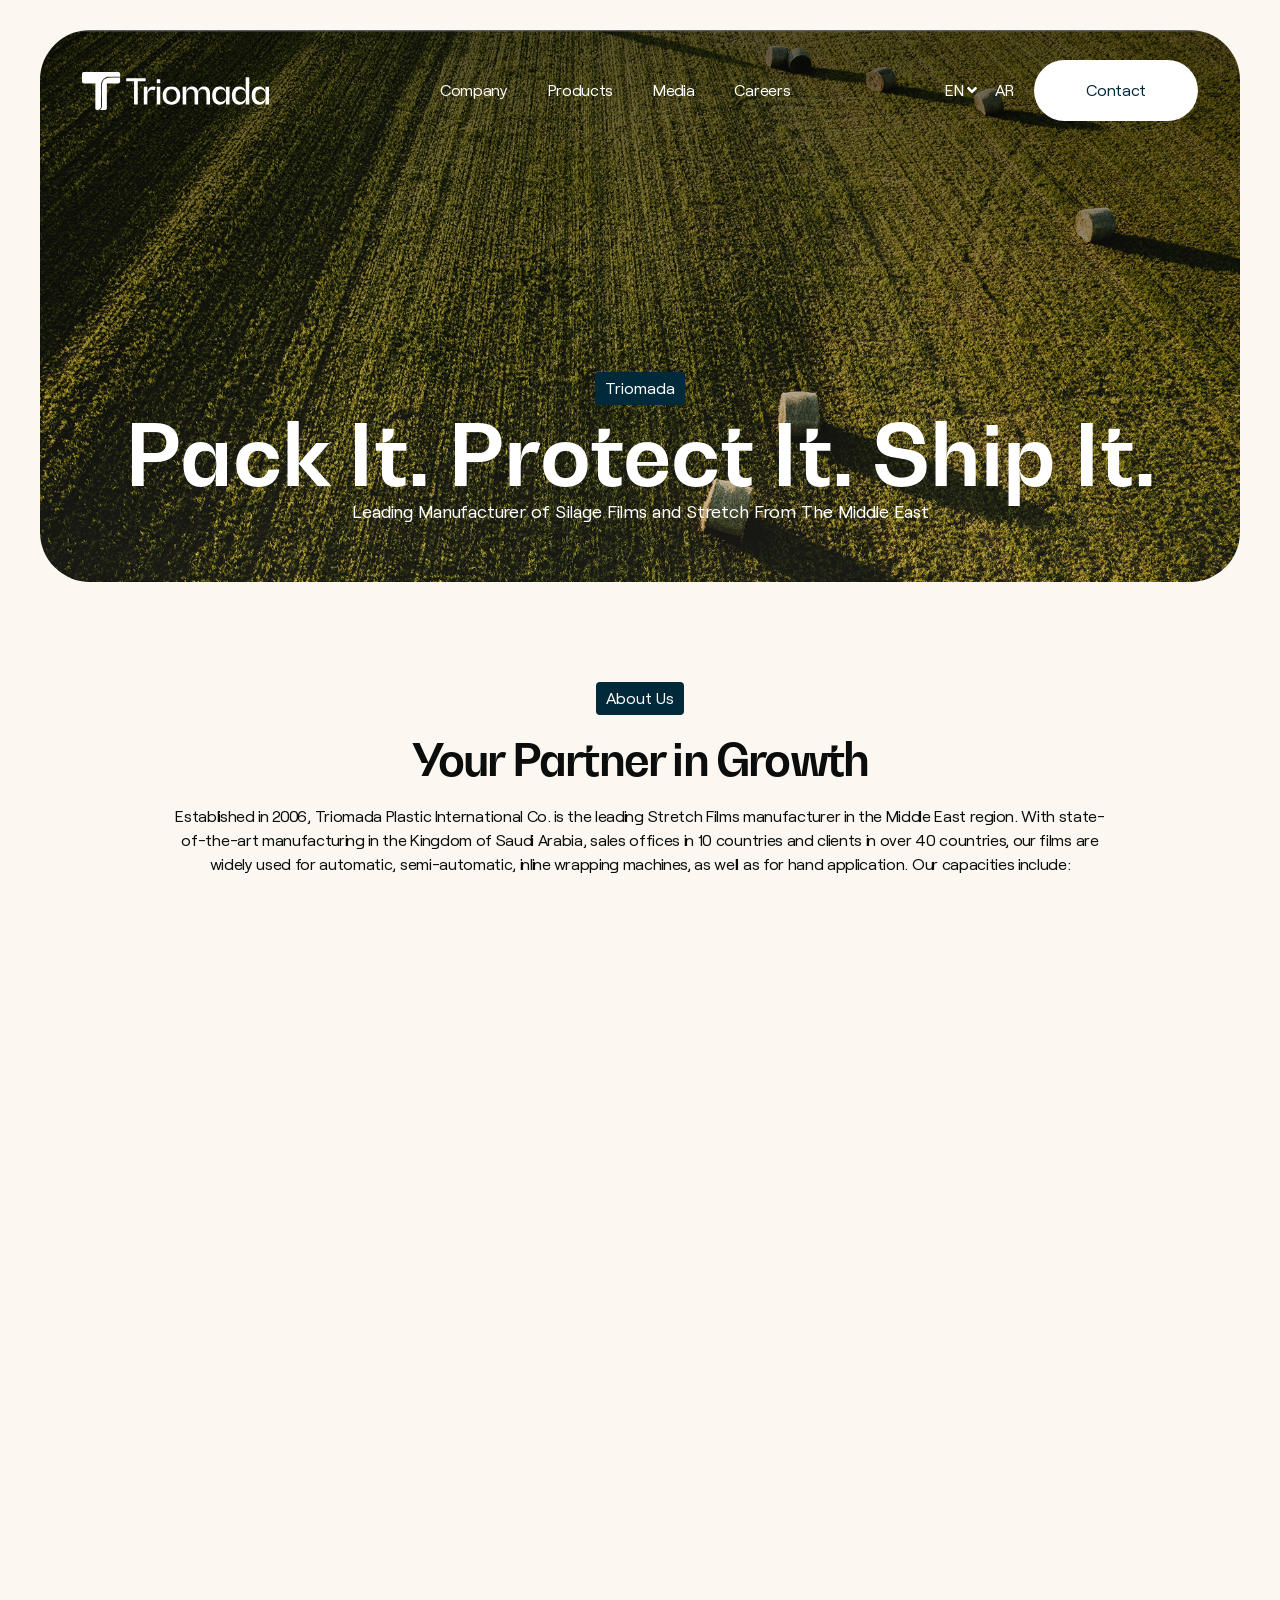
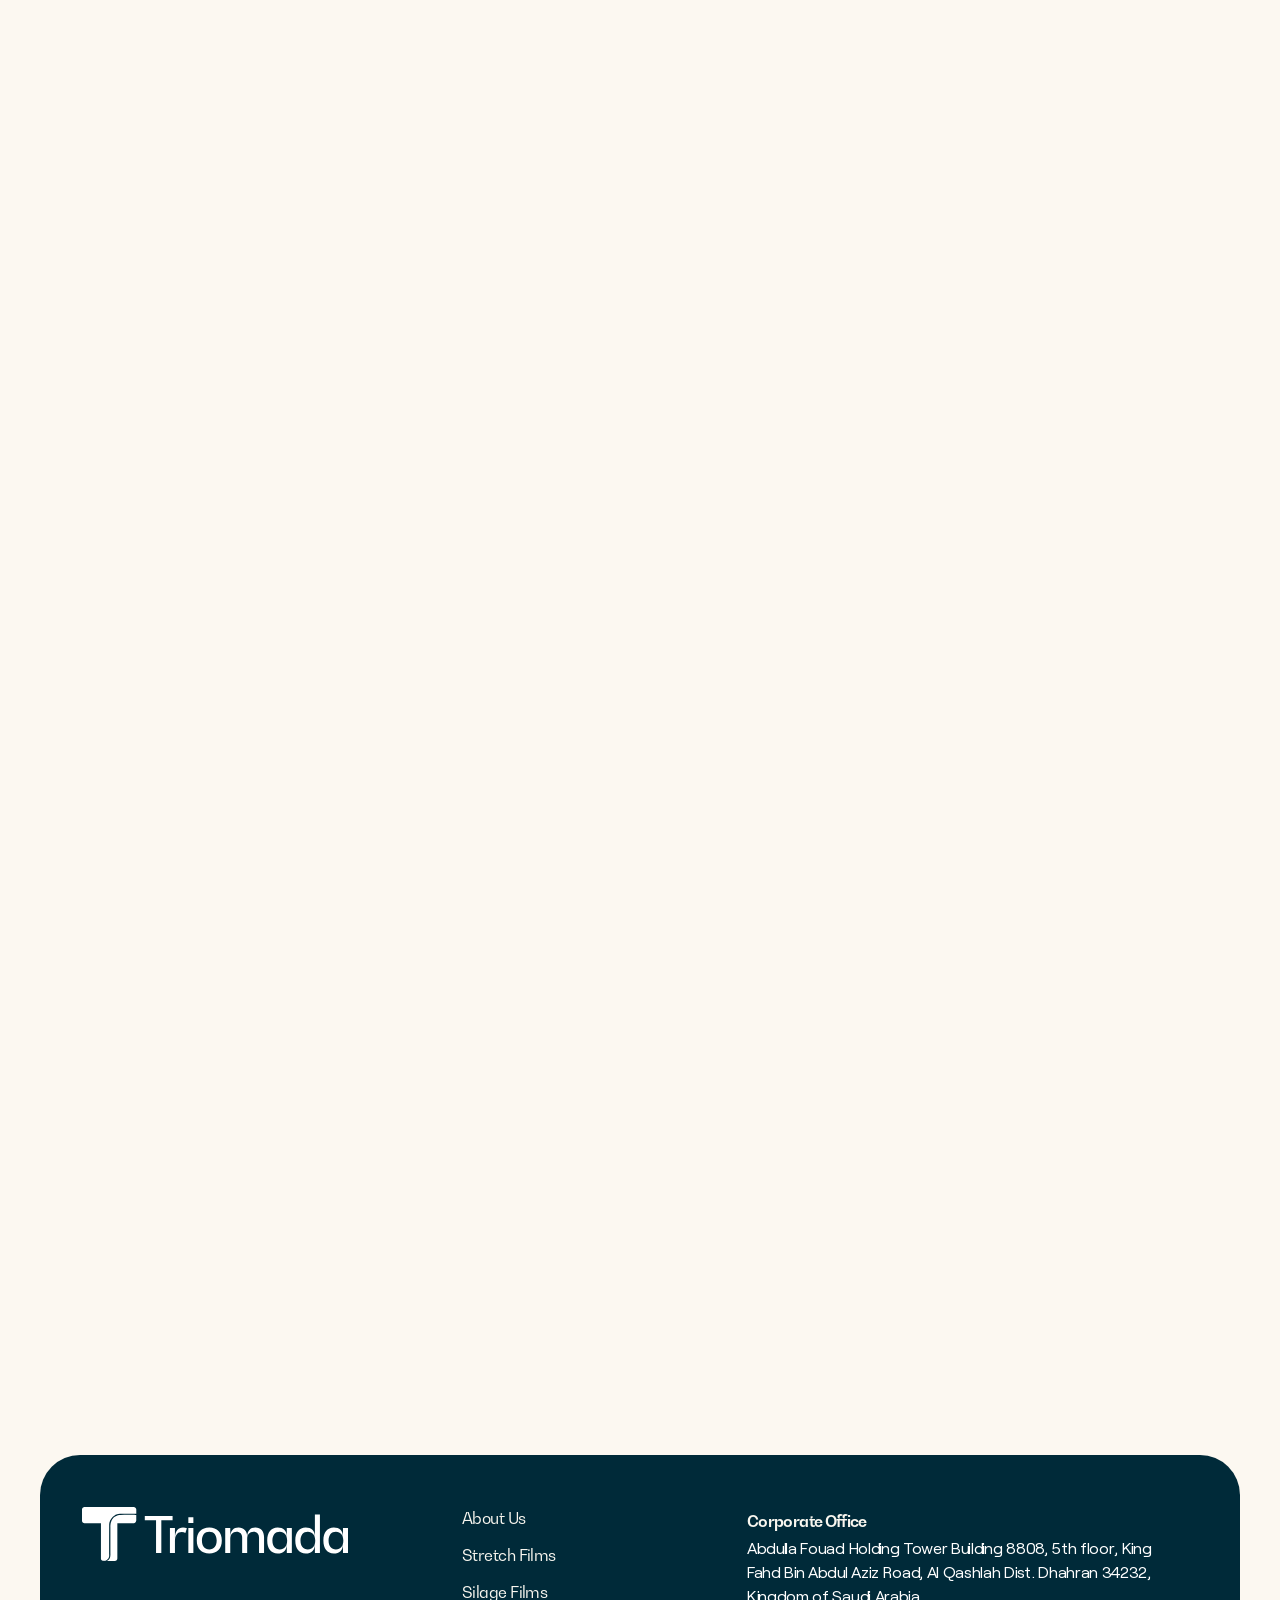
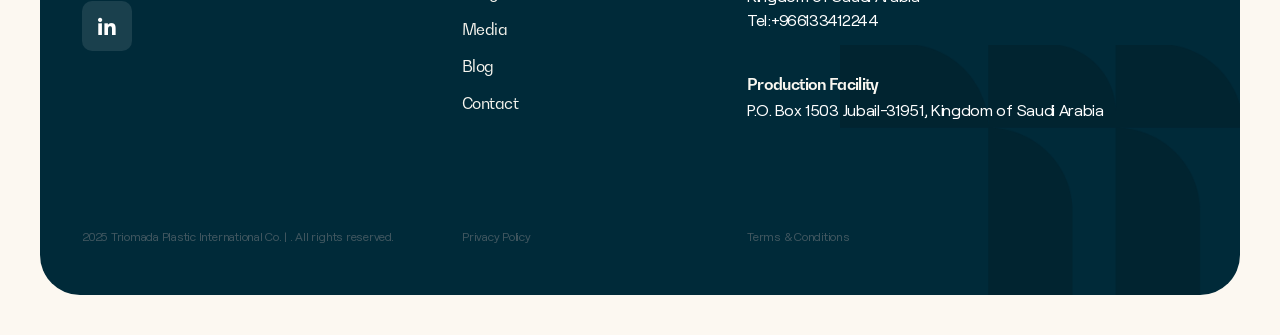
<file: index.html>
<!DOCTYPE html>
<html>

<head>
  <title>Triomada</title>
  <meta name="viewport" content="width=device-width, initial-scale=1.0">
  <meta charset="utf-8">
  <link rel="icon" href="images/favicon.svg" type="image/x-icon">
  <link rel="stylesheet" href="./assets/css/bootstrap.min.css">
  <link rel="stylesheet" href="./assets/css/fancybox.css" />
  <link rel="stylesheet" href="./assets/js/owlcarousel/owl.carousel.css">
  <link rel="stylesheet" href="./assets/css/aos.css" type="text/css">
  <link rel="stylesheet" href="./assets/css/fontawesome-all.min.css" type="text/css">

  <link rel="stylesheet" type="text/css" href="./assets/css/custom.css">
  <link rel="stylesheet" type="text/css" href="./assets/css/responsive.css">

   <style>
     .resources-slider {padding-bottom: 70px;}
    .resources-slider .owl-dots{margin: 0 auto; text-align: center; bottom: -44px;position: absolute;left: 0px;right: 0px;}
    .resources-slider .owl-theme .owl-dots .owl-dot span{background: #D9D9D9E5;width: 20px;height: 20px; margin: 0px 6px;}
    .resources-slider .owl-theme .owl-dots .owl-dot.active span{background: #F2ECE2; opacity: 100%;}
   </style>








</head>

<body>

  <header id="header" class="home-header">
    <div class="container">
      <div class="header-menu">
        <nav class="navbar navbar-expand-lg navbar-dark">
          <a class="navbar-brand" href="#">
            <img src="./assets/images/logo.svg" alt="" class="desktop">
            <img src="./assets/images/logo2.svg" alt="" class="moblie">
          </a>
          <div class="collapse navbar-collapse" id="collapsibleNavbar">
            <ul class="navbar-nav mx-auto">
              <li class="nav-item active"><a href="#">Company</a></li>
              <li class="nav-item"><a href="#">Products</a></li>
              <li class="nav-item"><a href="#">Media</a></li>
              <li class="nav-item"><a href="#">Careers</a></li>

            </ul>
            <div class="language-werrp">
              <ul>
                <li class="nav-item"><a href="#">EN <i class="fas fa-angle-down"></i></a></li>
                <li class="nav-item"><a href="#">AR</a></li>
              </ul>
            </div>

            <div class="contact-btn">
              <a href="#" class="btn">Contact</a>
            </div>
          </div>

          <button class="navbar-toggler" type="button" data-bs-toggle="collapse" data-bs-target="#collapsibleNavbar">
            <div class="menu-icon">
              <span class="navicon"></span>
            </div>
          </button>
        </nav>
      </div>
    </div>
  </header><!----close header-->


  <div class="banner-section">
    <div class="banner-werrp">
      <div class="container">
        <div class="tittle-hd" data-aos="zoom-in" data-aos-duration="3000">
          <h6 class="heading6">Triomada</h6>
          <h2>Pack It. Protect It. Ship It.</h2>
          <p>Leading Manufacturer of Silage Films and Stretch From The Middle East</p>
        </div>
      </div>
    </div>
  </div><!----banner-section-->

  <div class="partner-section">
    <div class="container">
      <div class="section-title" data-aos="fade-up">
        <h6 class="heading6">About Us</h6>
        <h2>Your Partner in Growth</h2>
        <p>Established in 2006, Triomada Plastic International Co. is the leading Stretch Films manufacturer in the
          Middle East region. With state-of-the-art manufacturing in the Kingdom of Saudi Arabia, sales offices in 10
          countries and clients in over 40 countries, our films are widely used for automatic, semi-automatic, inline
          wrapping machines, as well as for hand application. Our capacities include:</p>
      </div>

      <div class="intrusion-card">
        <div class="card-werrp aos-init aos-animate" data-aos="fade-up" data-aos-delay="200">
          <h2>36000</h2>
          <p>of Extrusion Capacity</p>
        </div>
        <div class="card-werrp aos-init aos-animate" data-aos="fade-up" data-aos-delay="300">
          <h2>9000</h2>
          <p>of Intrusion Capacity</p>
        </div>
      </div>

      <div class="layer-grid">
        <div class="card-box aos-init aos-animate" data-aos="fade-up" data-aos-delay="200">
          <span><img src="./assets/images/card1.svg" alt=""> </span>
          <h4>Sustainability at the Core</h4>
        </div>
        <div class="card-box aos-init aos-animate" data-aos="fade-up" data-aos-delay="400">
          <span><img src="./assets/images/card2.svg" alt=""> </span>
          <h4>Backed by Innovation</h4>
        </div>
        <div class="card-box aos-init aos-animate" data-aos="fade-up" data-aos-delay="600">
          <span><img src="./assets/images/card3.svg" alt=""> </span>
          <h4>Certified Excellence</h4>
        </div>
        <div class="card-box aos-init aos-animate" data-aos="fade-up" data-aos-delay="800">
          <span><img src="./assets/images/card4.svg" alt=""> </span>
          <h4>Backed by Innovation</h4>
        </div>
      </div>

      <div class="more-btn text-center" data-aos="zoom-in">
        <a href="#" class="btn">Know More About Us</a>
      </div>

    </div>
  </div><!----partner-section-->

  <div class="product-section">
    <div class="container">
      <h2 data-aos="fade-up">Our Products</h2>

      <div class="row pallet-sec" data-aos="fade-up" data-aos-delay="200">
        <div class="col-md-5 lefsec p-0">
          <img src="./assets/images/product1.jpg" alt="">
        </div>
        <div class="col-md-7 p-0">
          <div class="rightsec">
            <h4>Pallet Wrap</h4>
            <p>A stretchable plastic film used to secure and protect goods on pallets during storage and transport.</p>
            <ul>
              <li><a href="#"><img src="./assets/images/vector1.svg" alt=""> UV Resistant</a></li>
              <li><a href="#"><img src="./assets/images/vector2.svg" alt=""> Coloured Films</a></li>
              <li><a href="#"><img src="./assets/images/vector3.svg" alt=""> Anti-Static</a></li>
              <li><a href="#"><img src="./assets/images/vector4.svg" alt=""> Highly- Stretchable</a></li>
            </ul>

            <a href="#" class="arrow"><img src="./assets/images/arrow.svg" alt=""></a>
          </div>
        </div>
      </div>

      <div class="row pallet-sec" data-aos="fade-up" data-aos="fade-up" data-aos-delay="500">
        <div class="col-md-5 lefsec p-0">
          <img src="./assets/images/product2.jpg" alt="">
        </div>
        <div class="col-md-7 p-0">
          <div class="rightsec">
            <h4>Silage Wraps</h4>
            <p>A specialized plastic films used to wrap and preserve forage, ensuring optimal fermentation and long-term
              storage for livestock feed.</p>
            <ul>
              <li><a href="#"><img src="./assets/images/vector1.svg" alt=""> Oxygen Barrier</a></li>
              <li><a href="#"><img src="./assets/images/vector2.svg" alt=""> Coloured Films</a></li>
              <li><a href="#"><img src="./assets/images/vector3.svg" alt=""> Anti-Static</a></li>
              <li><a href="#"><img src="./assets/images/vector4.svg" alt=""> Oxo-biodegradable</a></li>
            </ul>

            <a href="#" class="arrow"><img src="./assets/images/arrow.svg" alt=""></a>
          </div>
        </div>
      </div>
    </div>
  </div><!--product-section-->

  <div class="steps-section">
    <div class="container">
      <div class="row">
        <div class="col-lg-6 aos-init aos-animate" data-aos="fade-up" data-aos-delay="100">
          <div class="sustain-img">
            <span class="round-img">
              <img src="./assets/images/sustain.jpg" alt="">
            </span>
            <div class="effort-cnt">
              <span><img src="./assets/images/dayrah-pe.png" alt=""></span>
              <h4>Our steps towards Sustainablity </h4>
              <p>DAYRAH-PE is a result of our consistent commitment towards
                sustainability and continuous efforts of Innovation.</p>
              <a href="#" class="btn">Know More About Dayrah-Pe</a>
            </div>
          </div>
        </div>

        <div class="col-lg-6 aos-init aos-animate" data-aos="zoom-out" data-aos-delay="200">
          <div class="manufacturer">
            <h6 class="heading6">Testimonials</h6>
            <p>As a packaging manufacturer, we recently tested Triomada's stretch films and were thoroughly impressed.
              Triomada always deliver the best quality product and within the specified timeline. Their films offer
              excellent strength and clarity, making them perfect for our industrial wrapping needs.</p>
            <div class="bottom-cnt">
              <h5>Rachel Green</h5>
              <p>Head of Purchase, CISCO</p>
            </div>
          </div>

          <div class="proudly-card" data-aos="zoom-out" data-aos-delay="300">
            <h4>Proudly Accredited by
              Prestigious Organisations</h4>
            <ul>
              <li><a href="#"><img src="./assets/images/Isolation.svg" alt=""></a></li>
              <li><a href="#"><img src="./assets/images/Eanor.svg" alt=""></a></li>
              <li><a href="#"><img src="./assets/images/Saso.svg" alt=""></a></li>
            </ul>
          </div>
        </div>
      </div>
    </div>
  </div><!---steps-section-->


  <div class="resources desktop">
    <div class="container">
      <div class="hd-resour text-center aos-init aos-animate" data-aos="fade-up">
        <h6 class="heading6">Blog</h6>
        <h4>Resources From Triomada</h4>
      </div>

      <div class="grid-layer3">
        <div class="blog-box" data-aos="fade-up" data-aos-delay="200">
          <div class="blog-img">
            <img src="./assets/images/getty-image.jpg" alt="">
          </div>
          <div class="evangeline">
            <span>Feburary 14, 2025</span>
            <h5>Triomada efforts in
              recycle of the stretch
              film</h5>
            <a href="#" class="arrow"><img src="./assets/images/arrow.svg" alt=""></a>
          </div>
        </div>

        <div class="blog-box" data-aos="fade-up" data-aos-delay="400">
          <div class="blog-img">
            <img src="./assets/images/bruno-figueiredo.jpg" alt="">
          </div>
          <div class="evangeline">
            <span>Feburary 14, 2025</span>
            <h5>Triomada launches
              new office in Frankfut,
              Germany</h5>
            <a href="#" class="arrow"><img src="./assets/images/arrow.svg" alt=""></a>
          </div>
        </div>

        <div class="blog-box" data-aos="fade-up" data-aos-delay="500">
          <div class="blog-img">
            <img src="./assets/images/evangeline.jpg" alt="">
          </div>
          <div class="evangeline">
            <span>Feburary 14, 2025</span>
            <h5>Triomada participates
              in world ecnomic
              forum</h5>
            <a href="#" class="arrow"><img src="./assets/images/arrow.svg" alt=""></a>
          </div>
        </div>

      </div>


      <div class="more-btn text-center" data-aos="zoom-in">
        <a href="#" class="btn">View Our Blog</a>
      </div>

    </div>
  </div><!---resources desktop-->


  <div class="resources moblie">
    <div class="container">
      <div class="hd-resour text-center aos-init aos-animate" data-aos="fade-up">
        <h6 class="heading6">Blog</h6>
        <h4>Resources From Triomada</h4>
      </div>

      <div class="resources-slider">
        <div class="owl-carousel owl-theme  Homeslider">
          <div class="item">
            <div class="blog-box">
              <div class="blog-img">
                <img src="./assets/images/getty-image.jpg" alt="">
              </div>
              <div class="evangeline">
                <span>Feburary 14, 2025</span>
                <h5>Triomada efforts in
                  recycle of the stretch
                  film</h5>
                <a href="#" class="arrow"><img src="./assets/images/arrow.svg" alt=""></a>
              </div>
            </div>
          </div>

          <div class="item">
            <div class="blog-box">
              <div class="blog-img">
                <img src="./assets/images/bruno-figueiredo.jpg" alt="">
              </div>
              <div class="evangeline">
                <span>Feburary 14, 2025</span>
                <h5>Triomada launches
                  new office in Frankfut,
                  Germany</h5>
                <a href="#" class="arrow"><img src="./assets/images/arrow.svg" alt=""></a>
              </div>
            </div>
          </div>

          <div class="item">
            <div class="blog-box">
              <div class="blog-img">
                <img src="./assets/images/evangeline.jpg" alt="">
              </div>
              <div class="evangeline">
                <span>Feburary 14, 2025</span>
                <h5>Triomada participates
                  in world ecnomic
                  forum</h5>
                <a href="#" class="arrow"><img src="./assets/images/arrow.svg" alt=""></a>
              </div>
            </div>
          </div>
        </div>
      </div>

      <div class="more-btn text-center" data-aos="zoom-in">
        <a href="#" class="btn">View Our Blog</a>
      </div>

    </div>
  </div><!--resources moblie---->





  <footer class="footer">
    <div class="footer-bg">
      <div class="container">
        <div class="row">
          <div class="col-md-4">
            <div class="ftr-logo">
              <a href="#"><img src="./assets/images/footer-logo.svg" alt=""></a>
            </div>
            <div class="social-icon">
              <a href="#"><i class="fab fa-linkedin-in"></i></a>
            </div>
          </div>
          <div class="col-md-3">
            <div class="ftr-menu">
              <ul>
                <li><a href="#">About Us</a></li>
                <li><a href="#">Stretch Films</a></li>
                <li><a href="#">Silage Films</a></li>
                <li><a href="#">Media</a></li>
                <li><a href="#">Blog</a></li>
                <li><a href="#">Contact</a></li>
              </ul>
            </div>
          </div>

          <div class="col-md-5">
            <div class="contact-adress">
              <h5>Corporate Office</h5>
              <p>Abdulla Fouad Holding Tower Building 8808, 5th floor, King
                Fahd Bin Abdul Aziz Road, Al Qashlah Dist. Dhahran 34232, Kingdom of Saudi Arabia</p>
              <p>Tel:<a href="tel:+966133412244">+966133412244</a></p>

              <div class="facility">
                <h5>Production Facility</h5>
                <p>P.O. Box 1503 Jubail-31951, Kingdom of Saudi Arabia</p>
              </div>

            </div>
          </div>


        </div>

        <div class="copyright">
          <div class="row">
            <div class="col-md-4">
              <p>2025 Triomada Plastic International Co. | . All rights reserved.</p>
            </div>
            <div class="col-md-3">
              <p>Privacy Policy</p>
            </div>
            <div class="col-md-5">
              <p>Terms & Conditions</p>
            </div>
          </div>
        </div>


      </div>
    </div>
  </footer>



  <script src="./assets/js/jquery-3.6.3.js"></script>
  <script src="./assets/js/bootstrap.bundle.min.js"></script>
  <script src="./assets/js/fancybox.umd.js"></script>
  <script src="./assets/js/aos.js"></script>
  <script src="./assets/js/owlcarousel/owl.carousel.js"></script>
  <script src="./assets/js/custom.js"></script>


</body>

</html>
</file>
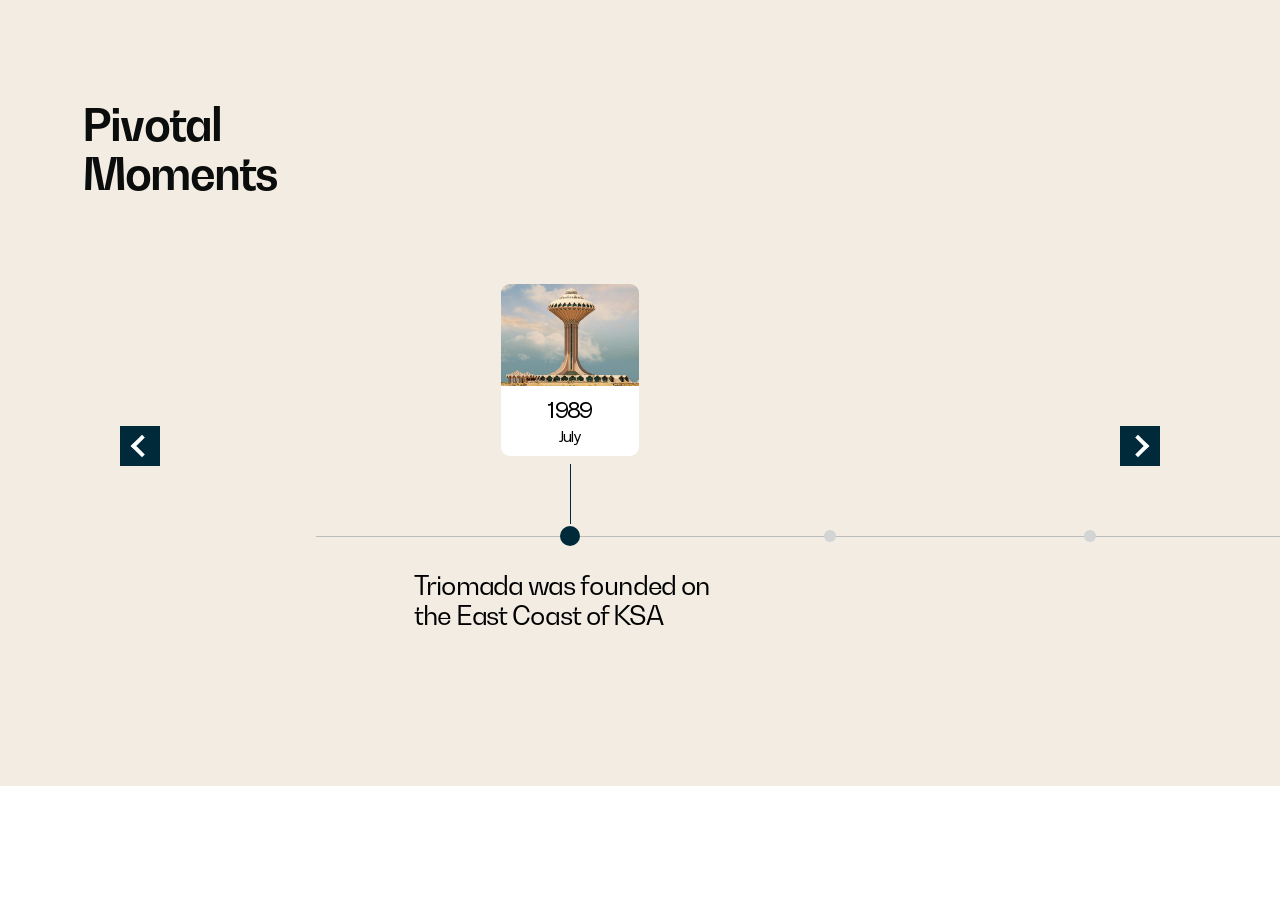
<file: About copy.html>
<!DOCTYPE html>
<html>

<head>
  <title>Triomada</title>
  <meta name="viewport" content="width=device-width, initial-scale=1.0">
  <meta charset="utf-8">
  <link rel="icon" href="images/favicon.svg" type="image/x-icon">
  <link rel="stylesheet" href="./assets/css/bootstrap.min.css">
  <link rel="stylesheet" href="./assets/css/fancybox.css" />
  <link rel="stylesheet" href="./assets/js/owlcarousel/owl.carousel.css">
  <link rel="stylesheet" href="./assets/css/aos.css" type="text/css">
  <link rel="stylesheet" href="./assets/css/fontawesome-all.min.css" type="text/css">

  <link rel="stylesheet" type="text/css" href="./assets/css/custom.css">
  <link rel="stylesheet" type="text/css" href="./assets/css/responsive.css">


</head>

<body>





  <div class="pivotal-moments">
    <div class="container">
      <div class="growing-cnt">
        <h2>Pivotal <br>
          Moments</h2>
      </div>

      <div class="time-line">
        <div class="controls" data-direction="-1"></div>
        <div class="controls next" data-direction="1"></div>
        <div class="dates-overflow">


          <div class="dates-wrap">
            <div class="date active">
              <div class="date-year">
                <h2>Triomada was founded
                  on the East Coast of KSA</h2>
              </div>
              <div class="date-content">
                <div class="date-image">
                  <img src="./assets/images/about/getty-img.jpg" alt="">
                </div>
                <div class="date-text">
                  <p>1989 <span>July</span></p>

                </div>
              </div>
            </div>

             <div class="date">
              <div class="date-year">
                <h2>Triomada was founded
                  on the East Coast of KSA</h2>
              </div>
              <div class="date-content">
                <div class="date-image">
                  <img src="./assets/images/about/getty-img.jpg" alt="">
                </div>
                <div class="date-text">
                  <p>1989 <span>July</span></p>

                </div>
              </div>
            </div>

            <div class="date">
              <div class="date-year">
                <h2>Triomada was founded
                  on the East Coast of KSA</h2>
              </div>
              <div class="date-content">
                <div class="date-image">
                  <img src="./assets/images/about/getty-img.jpg" alt="">
                </div>
                <div class="date-text">
                  <p>1989 <span>July</span></p>

                </div>
              </div>
            </div>

            <div class="date">
              <div class="date-year">
                <h2>Triomada was founded
                  on the East Coast of KSA</h2>
              </div>
              <div class="date-content">
                <div class="date-image">
                  <img src="./assets/images/about/getty-img.jpg" alt="">
                </div>
                <div class="date-text">
                  <p>1989 <span>July</span></p>

                </div>
              </div>
            </div>

            <div class="date">
              <div class="date-year">
                <h2>Triomada was founded
                  on the East Coast of KSA</h2>
              </div>
              <div class="date-content">
                <div class="date-image">
                  <img src="./assets/images/about/getty-img.jpg" alt="">
                </div>
                <div class="date-text">
                  <p>1989 <span>July</span></p>

                </div>
              </div>
            </div>

            <div class="date">
              <div class="date-year">
                <h2>Triomada was founded
                  on the East Coast of KSA</h2>
              </div>
              <div class="date-content">
                <div class="date-image">
                  <img src="./assets/images/about/getty-img.jpg" alt="">
                </div>
                <div class="date-text">
                  <p>1989 <span>July</span></p>

                </div>
              </div>
            </div>

            <div class="date">
              <div class="date-year">
                <h2>Triomada was founded
                  on the East Coast of KSA</h2>
              </div>
              <div class="date-content">
                <div class="date-image">
                  <img src="./assets/images/about/getty-img.jpg" alt="">
                </div>
                <div class="date-text">
                  <p>1989 <span>July</span></p>

                </div>
              </div>
            </div>

            <div class="date">
              <div class="date-year">
                <h2>Triomada was founded
                  on the East Coast of KSA</h2>
              </div>
              <div class="date-content">
                <div class="date-image">
                  <img src="./assets/images/about/getty-img.jpg" alt="">
                </div>
                <div class="date-text">
                  <p>1989 <span>July</span></p>

                </div>
              </div>
            </div>

            <div class="date">
              <div class="date-year">
                <h2>Triomada was founded
                  on the East Coast of KSA</h2>
              </div>
              <div class="date-content">
                <div class="date-image">
                  <img src="./assets/images/about/getty-img.jpg" alt="">
                </div>
                <div class="date-text">
                  <p>1989 <span>July</span></p>

                </div>
              </div>
            </div>

            <div class="date">
              <div class="date-year">
                <h2>Triomada was founded
                  on the East Coast of KSA</h2>
              </div>
              <div class="date-content">
                <div class="date-image">
                  <img src="./assets/images/about/getty-img.jpg" alt="">
                </div>
                <div class="date-text">
                  <p>1989 <span>July</span></p>

                </div>
              </div>
            </div>

            <div class="date">
              <div class="date-year">
                <h2>Triomada was founded
                  on the East Coast of KSA</h2>
              </div>
              <div class="date-content">
                <div class="date-image">
                  <img src="./assets/images/about/getty-img.jpg" alt="">
                </div>
                <div class="date-text">
                  <p>1989 <span>July</span></p>

                </div>
              </div>
            </div>


            <div class="date">
              <div class="date-year">
                <h2>Triomada was founded
                  on the East Coast of KSA</h2>
              </div>
              <div class="date-content">
                <div class="date-image">
                  <img src="./assets/images/about/getty-img.jpg" alt="">
                </div>
                <div class="date-text">
                  <p>1989 <span>July</span></p>

                </div>
              </div>
            </div>


          </div>


        </div>
      </div>

    </div>
  </div><!--pivotal-moments---->



  <script src="./assets/js/jquery-3.6.3.js"></script>
  <script src="./assets/js/bootstrap.bundle.min.js"></script>
  <script src="./assets/js/fancybox.umd.js"></script>
  <script src="./assets/js/aos.js"></script>
  <script src="./assets/js/owlcarousel/owl.carousel.js"></script>
  <script src="./assets/js/custom.js"></script>


  <script>
    $(window).on("load", function () {
    var dateWidth = $(".date").width(),
        activeDate = 0,
        noDates = $(".date").length,
        autoplayDelay = 3000, // Set delay time (3 seconds)
        autoplayInterval;

    function changeDate(a) {
        if (a < 0) {
            activeDate = 0;
            return;
        }
        if (a > noDates - 1) {
            activeDate = noDates - 1;
            return;
        }

        $(".date").removeClass("active sibling");
        $(".date:nth-child(" + (a + 1) + ")").addClass("active");
        $(".date.active").prev("div").addClass("sibling");

        $(".dates-wrap").css("transform", "translateX(" + -dateWidth * a + "px)");
    }

    function autoplay() {
        autoplayInterval = setInterval(function () {
            activeDate = (activeDate + 1) % noDates; // Loop back to the first date
            changeDate(activeDate);
        }, autoplayDelay);
    }

    $(".date").on('click', function () {
        clearInterval(autoplayInterval); // Stop autoplay on click
        var chosen = $(this).index();
        if (chosen === activeDate) return;
        activeDate = chosen;
        changeDate(activeDate);
        autoplay(); // Restart autoplay after user interaction
    });

    $(".controls").on("click", function () {
        clearInterval(autoplayInterval); // Stop autoplay on manual navigation
        var direction = parseInt($(this).attr("data-direction"), 10);
        activeDate += direction;
        changeDate(activeDate);
        autoplay(); // Restart autoplay after user interaction
    });

    autoplay(); // Start autoplay on page load
});



  </script>


</body>
</html>
</file>
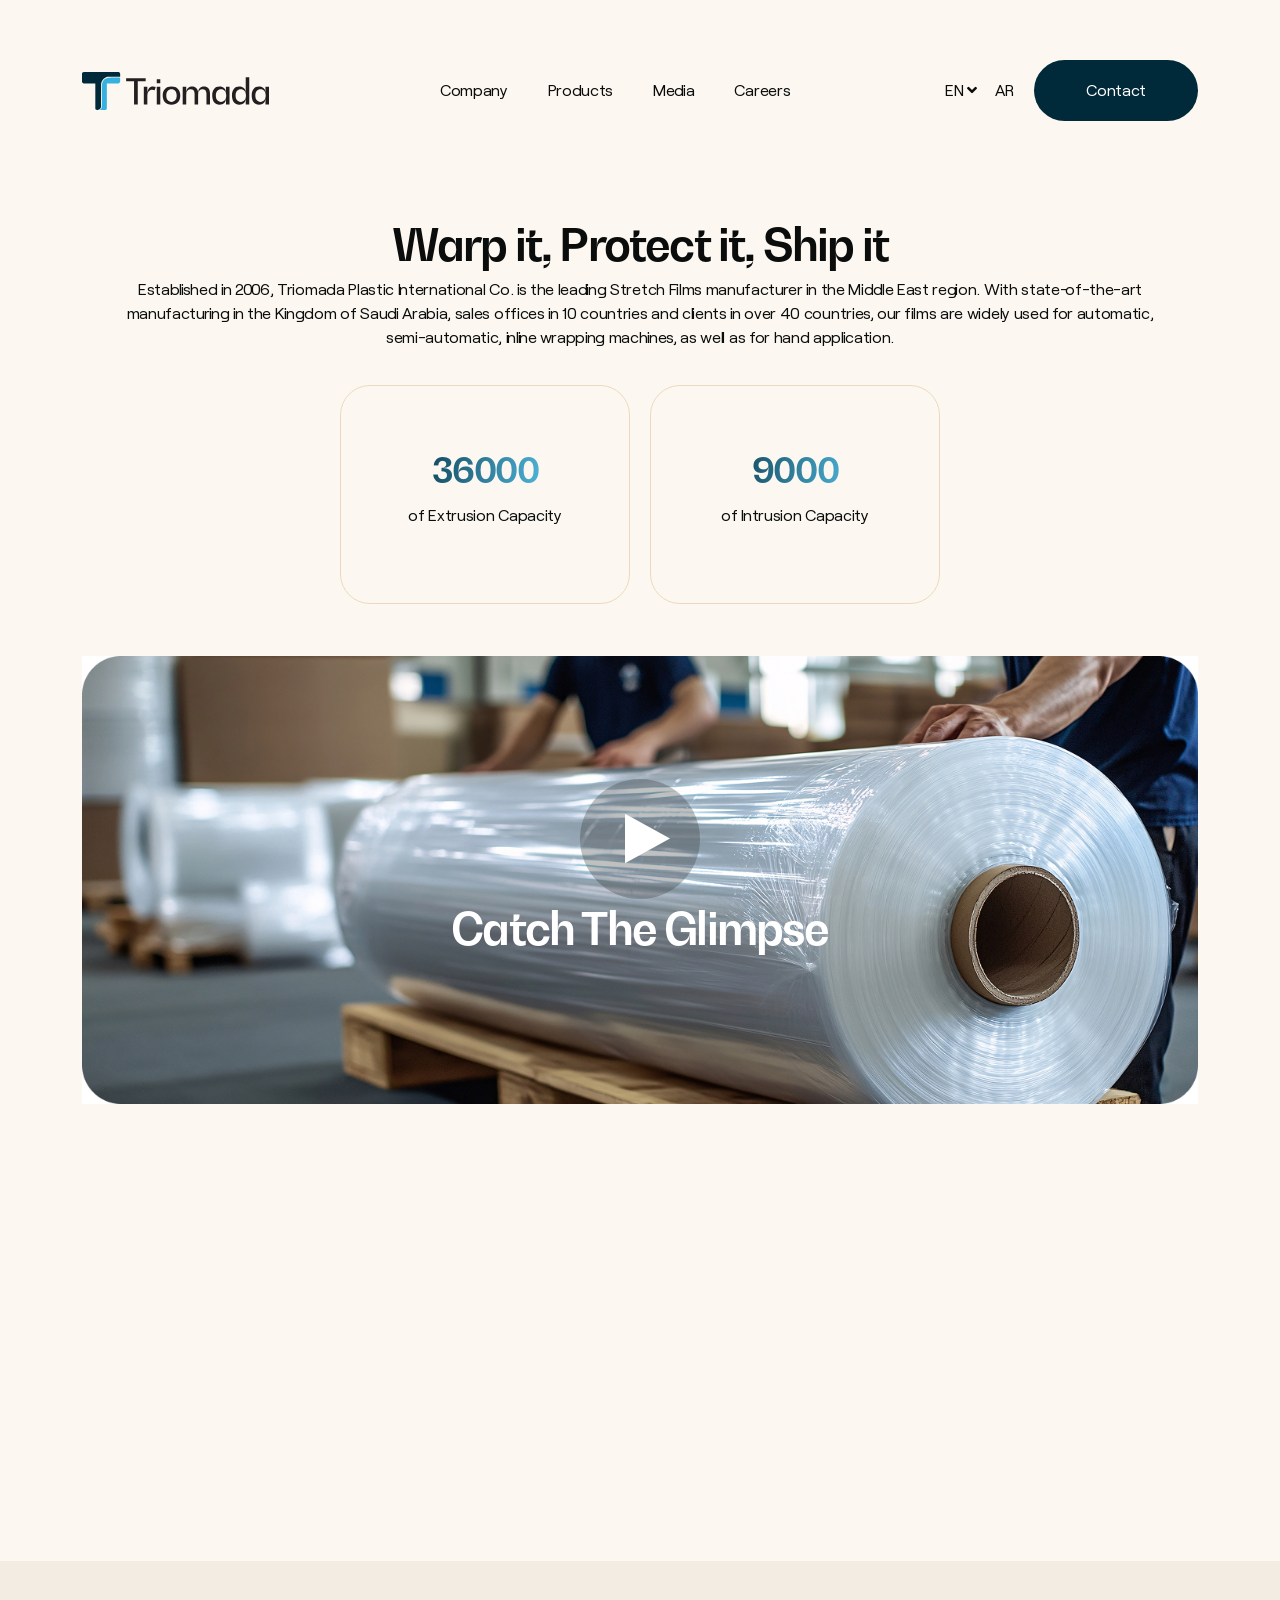
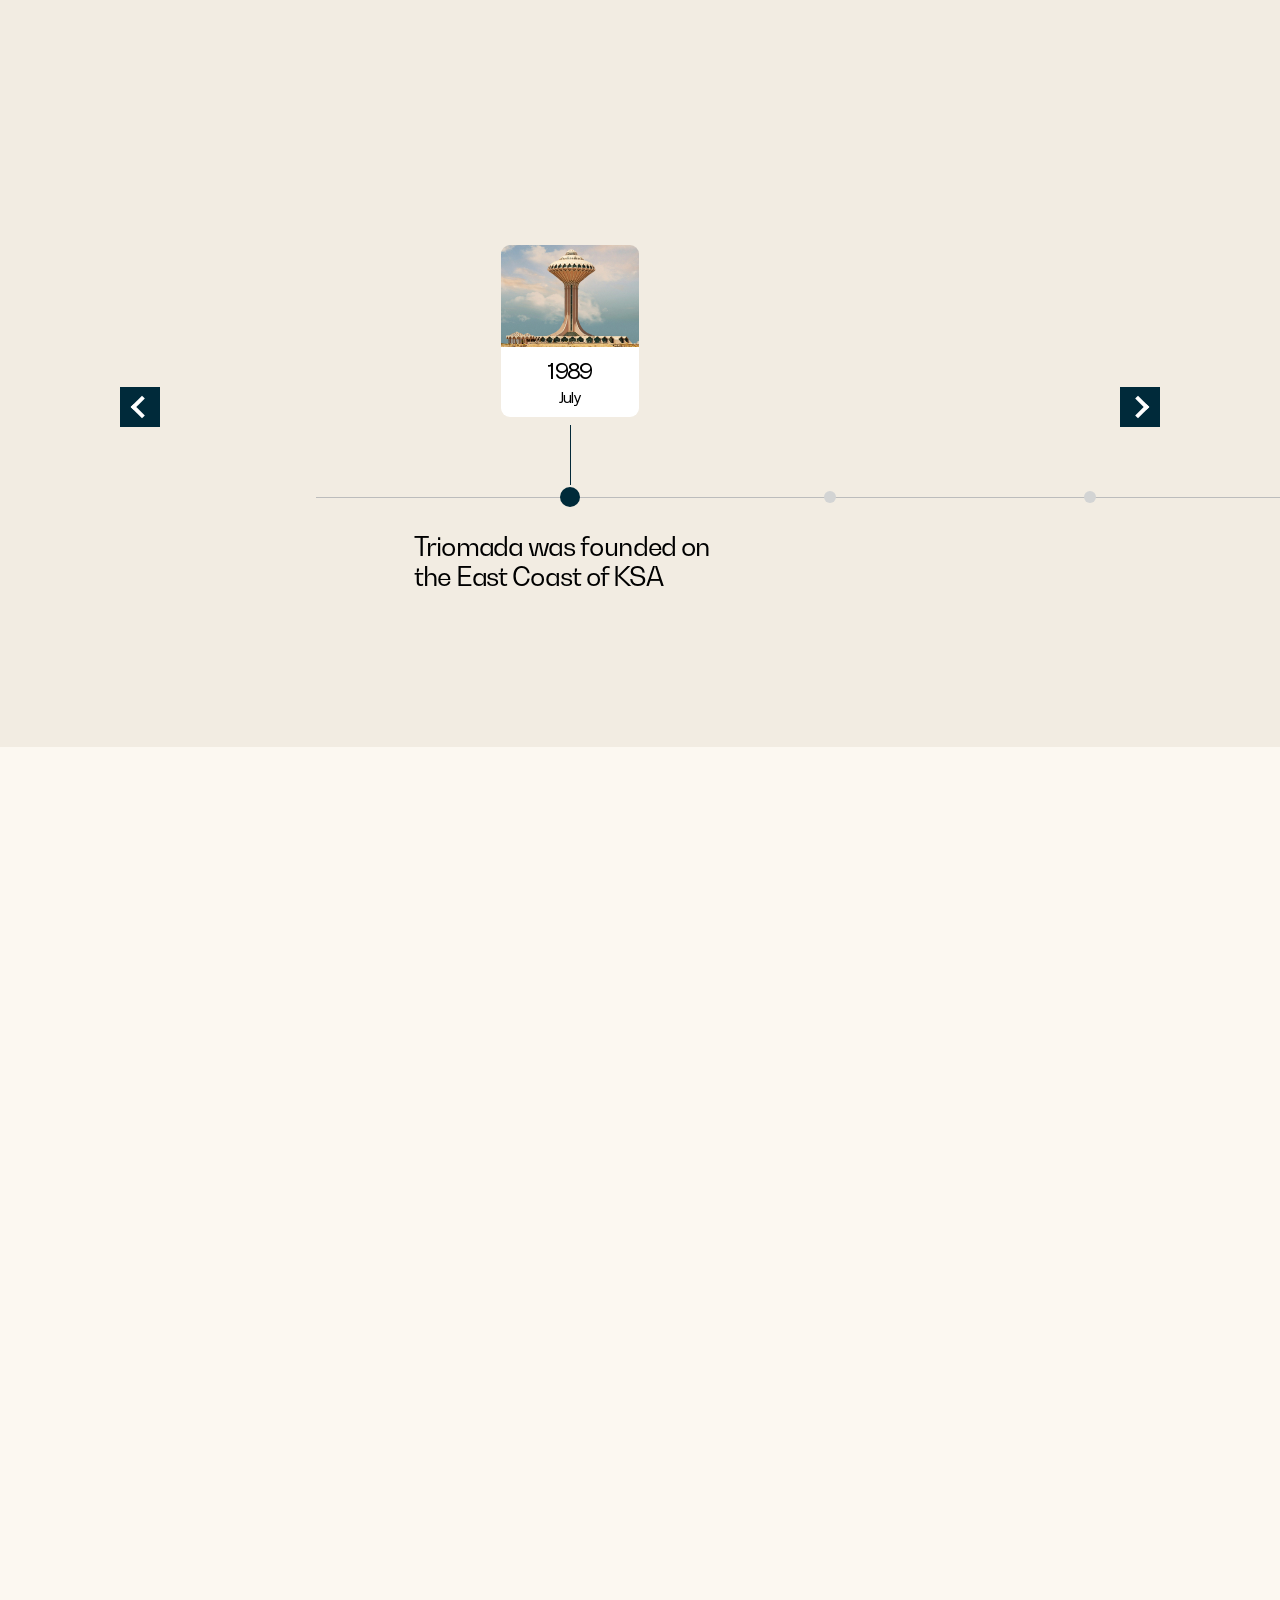
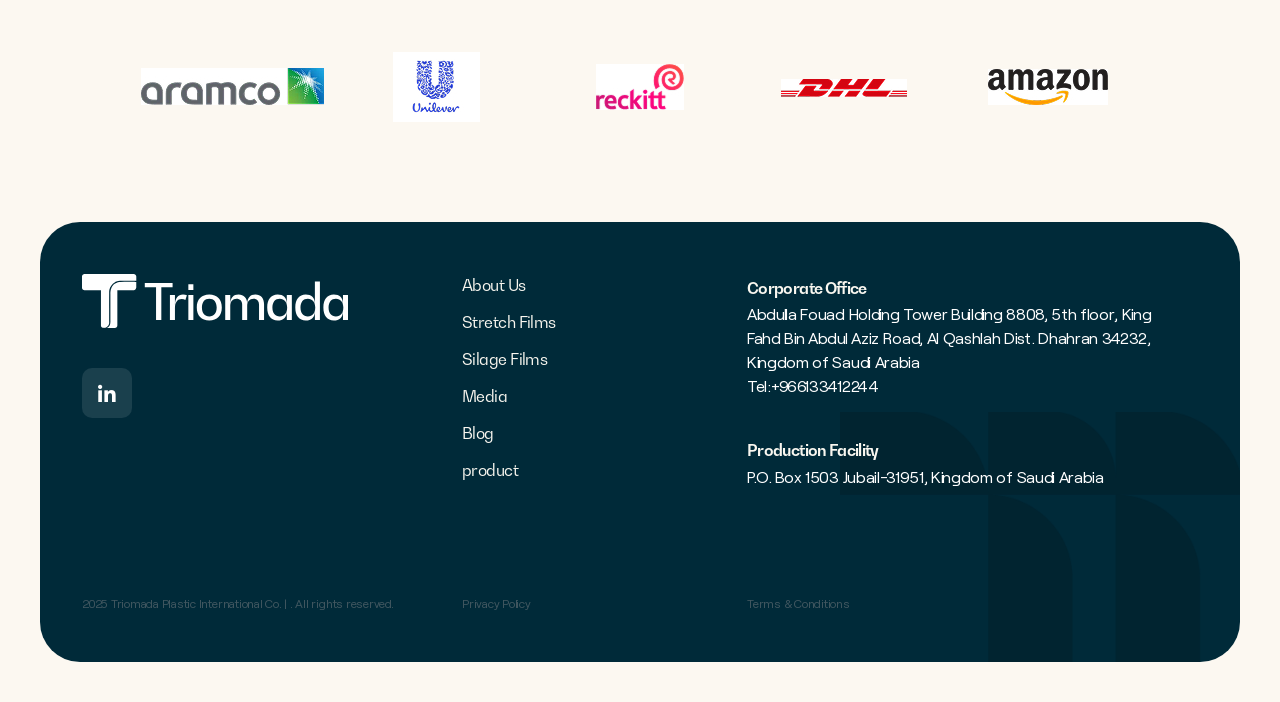
<file: About.html>
<!DOCTYPE html>
<html>

<head>
  <title>Triomada</title>
  <meta name="viewport" content="width=device-width, initial-scale=1.0">
  <meta charset="utf-8">
  <link rel="icon" href="images/favicon.svg" type="image/x-icon">
  <link rel="stylesheet" href="./assets/css/bootstrap.min.css">
  <link rel="stylesheet" href="./assets/css/fancybox.css" />
  <link rel="stylesheet" href="./assets/js/owlcarousel/owl.carousel.css">
  <link rel="stylesheet" href="./assets/css/aos.css" type="text/css">
  <link rel="stylesheet" href="./assets/css/fontawesome-all.min.css" type="text/css">

  <link rel="stylesheet" type="text/css" href="./assets/css/custom.css">
  <link rel="stylesheet" type="text/css" href="./assets/css/responsive.css">


</head>

<body>
  <header id="header" class="inner-header">
    <div class="container">
      <div class="header-menu">
        <nav class="navbar navbar-expand-lg navbar-dark">
          <a class="navbar-brand" href="#"><img src="./assets/images/logo2.svg" alt=""></a>
          <div class="collapse navbar-collapse" id="collapsibleNavbar">
            <ul class="navbar-nav mx-auto">
              <li class="nav-item active"><a href="#">Company</a></li>
              <li class="nav-item"><a href="#">Products</a></li>
              <li class="nav-item"><a href="Media.html">Media</a></li>
              <li class="nav-item"><a href="Careers.html">Careers</a></li>

            </ul>
            <div class="language-werrp">
              <ul>
                <li class="nav-item"><a href="#">EN <i class="fas fa-angle-down"></i></a></li>
                <li class="nav-item"><a href="#">AR</a></li>
              </ul>
            </div>

            <div class="contact-btn">
              <a href="contact.html" class="btn">Contact</a>
            </div>
          </div>

          <button class="navbar-toggler" type="button" data-bs-toggle="collapse" data-bs-target="#collapsibleNavbar">
            <div class="menu-icon">
              <span class="navicon"></span>
            </div>
          </button>
        </nav>
      </div>
    </div>
  </header><!----close header-->

  <div class="media-page about-page">
    <div class="container">
      <div class="career-hd protectwarp" data-aos="zoom-in" data-aos-duration="3000">
        <h2>Warp it, Protect it, Ship it</h2>
        <p>Established in 2006, Triomada Plastic International Co. is the leading Stretch Films manufacturer in the
          Middle East region. With state-of-the-art manufacturing in the Kingdom of Saudi Arabia, sales offices in 10
          countries and clients in over 40 countries, our films are widely used for automatic, semi-automatic, inline
          wrapping machines, as well as for hand application.</p>
      </div>

      <div class="intrusion-card mt-0">
        <div class="card-werrp" data-aos="fade-up">
          <h2>36000</h2>
          <p>of Extrusion Capacity</p>
        </div>
        <div class="card-werrp" data-aos="fade-up">
          <h2>9000</h2>
          <p>of Intrusion Capacity</p>
        </div>
      </div>

      <div class="video-section">
        <div class="wrap-pallet">
          <img src="./assets/images/about/plastic-banner.jpg" alt="">
        </div>

        <div class="play-button">
          <!-- Fancybox video link -->
          <a href="https://lifeblnc.com/videos/solution/hero.mp4" id="playicon" data-fancybox="">
            <img src="./assets/images/about/play.svg" alt="">
          </a>
        </div>

        <div class="bottomcnt">
          <h2>Catch The Glimpse</h2>
        </div>
      </div><!----close-video-section--->

      <div class="vision-section">
        <div class="academic" data-aos="fade-up" data-aos-delay="200">
          <h6 class="heading6">Vision</h6>
          <p>To lead in sustainable silage and pallet films, ensuring superior protection, efficiency,
            and eco-friendly solutions for agriculture and logistics.</p>
        </div>
        <div class="academic" data-aos="fade-up" data-aos-delay="300">
          <h6 class="heading6">Mission</h6>
          <p>To provide durable, sustainable silage and pallet films that enhance protection, efficiency, and
            preservation for agriculture and logistics.</p>
        </div>
      </div><!----close--vision-section---->

    </div>
  </div><!----media-section-->



  <div class="pivotal-moments">
    <div class="container">
      <div class="growing-cnt" data-aos="fade-up">
        <h2>Pivotal <br>
          Moments</h2>
      </div>

      <div class="time-line">
        <div class="controls" data-direction="-1"></div>
        <div class="controls next" data-direction="1"></div>
        <div class="dates-overflow">


          <div class="dates-wrap">
            <div class="date active">
              <div class="date-year">
                <h2>Triomada was founded
                  on the East Coast of KSA</h2>
              </div>
              <div class="date-content">
                <div class="date-image">
                  <img src="./assets/images/about/getty-img.jpg" alt="">
                </div>
                <div class="date-text">
                  <p>1989 <span>July</span></p>

                </div>
              </div>
            </div>

            <div class="date">
              <div class="date-year">
                <h2>Triomada was founded
                  on the East Coast of KSA</h2>
              </div>
              <div class="date-content">
                <div class="date-image">
                  <img src="./assets/images/about/getty-img.jpg" alt="">
                </div>
                <div class="date-text">
                  <p>1989 <span>July</span></p>

                </div>
              </div>
            </div>

            <div class="date">
              <div class="date-year">
                <h2>Triomada was founded
                  on the East Coast of KSA</h2>
              </div>
              <div class="date-content">
                <div class="date-image">
                  <img src="./assets/images/about/getty-img.jpg" alt="">
                </div>
                <div class="date-text">
                  <p>1989 <span>July</span></p>

                </div>
              </div>
            </div>

            <div class="date">
              <div class="date-year">
                <h2>Triomada was founded
                  on the East Coast of KSA</h2>
              </div>
              <div class="date-content">
                <div class="date-image">
                  <img src="./assets/images/about/getty-img.jpg" alt="">
                </div>
                <div class="date-text">
                  <p>1989 <span>July</span></p>

                </div>
              </div>
            </div>

            <div class="date">
              <div class="date-year">
                <h2>Triomada was founded
                  on the East Coast of KSA</h2>
              </div>
              <div class="date-content">
                <div class="date-image">
                  <img src="./assets/images/about/getty-img.jpg" alt="">
                </div>
                <div class="date-text">
                  <p>1989 <span>July</span></p>

                </div>
              </div>
            </div>

            <div class="date">
              <div class="date-year">
                <h2>Triomada was founded
                  on the East Coast of KSA</h2>
              </div>
              <div class="date-content">
                <div class="date-image">
                  <img src="./assets/images/about/getty-img.jpg" alt="">
                </div>
                <div class="date-text">
                  <p>1989 <span>July</span></p>

                </div>
              </div>
            </div>

            <div class="date">
              <div class="date-year">
                <h2>Triomada was founded
                  on the East Coast of KSA</h2>
              </div>
              <div class="date-content">
                <div class="date-image">
                  <img src="./assets/images/about/getty-img.jpg" alt="">
                </div>
                <div class="date-text">
                  <p>1989 <span>July</span></p>

                </div>
              </div>
            </div>

            <div class="date">
              <div class="date-year">
                <h2>Triomada was founded
                  on the East Coast of KSA</h2>
              </div>
              <div class="date-content">
                <div class="date-image">
                  <img src="./assets/images/about/getty-img.jpg" alt="">
                </div>
                <div class="date-text">
                  <p>1989 <span>July</span></p>

                </div>
              </div>
            </div>

            <div class="date">
              <div class="date-year">
                <h2>Triomada was founded
                  on the East Coast of KSA</h2>
              </div>
              <div class="date-content">
                <div class="date-image">
                  <img src="./assets/images/about/getty-img.jpg" alt="">
                </div>
                <div class="date-text">
                  <p>1989 <span>July</span></p>

                </div>
              </div>
            </div>

            <div class="date">
              <div class="date-year">
                <h2>Triomada was founded
                  on the East Coast of KSA</h2>
              </div>
              <div class="date-content">
                <div class="date-image">
                  <img src="./assets/images/about/getty-img.jpg" alt="">
                </div>
                <div class="date-text">
                  <p>1989 <span>July</span></p>

                </div>
              </div>
            </div>

            <div class="date">
              <div class="date-year">
                <h2>Triomada was founded
                  on the East Coast of KSA</h2>
              </div>
              <div class="date-content">
                <div class="date-image">
                  <img src="./assets/images/about/getty-img.jpg" alt="">
                </div>
                <div class="date-text">
                  <p>1989 <span>July</span></p>

                </div>
              </div>
            </div>

            <div class="date">
              <div class="date-year">
                <h2>Triomada was founded
                  on the East Coast of KSA</h2>
              </div>
              <div class="date-content">
                <div class="date-image">
                  <img src="./assets/images/about/getty-img.jpg" alt="">
                </div>
                <div class="date-text">
                  <p>1989 <span>July</span></p>

                </div>
              </div>
            </div>


          </div>
        </div>
      </div>
    </div>
  </div><!--pivotal-moments---->


  <div class="global-section">
    <div class="container">
      <div class="presence-bg" data-aos="fade-up" data-aos-delay="200">
        <div class="global-hd">
          <h6 class="heading6">Global Presence</h6>
          <h2>Servicing clients in <br>
            40+ Countries</h2>
        </div>
        <div class="map">
          <img src="./assets/images/about/map.png" alt="">
        </div>

        <div class="Sales-werrp">
          <div class="Countries">
            <p>Sales offices</p>
            <p><span>10 Countries</span></p>
          </div>
          <div class="Saudi">
            <p>Corporate Office and Production Facility</p>
            <p><span>Kingdom of Saudi Arabia</span></p>
          </div>
        </div>



      </div><!--presence-bg-->

      <div class="Lab-section" data-aos="fade-up" data-aos-delay="200">
        <div class="row">
          <div class="col-lg-6">
            <div class="labslider2">
              <div class="owl-carousel owl-theme slider2">
                <div class="item-werrp">
                  <div class="service-img">
                    <img src="./assets/images/about/auto-service.jpg" alt="">
                  </div>
                  <div class="testing-cnt">
                    <h6 class="heading6">Testing Lab</h6>
                    <h2>In-House Testing So you
                      Get the best products</h2>
                    <ul>
                      <li>Full Width Optical</li>
                      <li>Control Test Paper Core</li>
                      <li> Crush Test Dart-drop</li>
                      <li>Test Tensile Strength </li>
                    </ul>
                  </div>
                </div>

                <div class="item-werrp">
                  <div class="service-img">
                    <img src="./assets/images/about/auto-service.jpg" alt="">
                  </div>
                  <div class="testing-cnt">
                    <h6 class="heading6">Testing Lab</h6>
                    <h2>In-House Testing So you
                      Get the best products</h2>
                    <ul>
                      <li>Full Width Optical</li>
                      <li>Control Test Paper Core</li>
                      <li> Crush Test Dart-drop</li>
                      <li>Test Tensile Strength </li>
                    </ul>
                  </div>
                </div>

                <div class="item-werrp">
                  <div class="service-img">
                    <img src="./assets/images/about/auto-service.jpg" alt="">
                  </div>
                  <div class="testing-cnt">
                    <h6 class="heading6">Testing Lab</h6>
                    <h2>In-House Testing So you
                      Get the best products</h2>
                    <ul>
                      <li>Full Width Optical</li>
                      <li>Control Test Paper Core</li>
                      <li> Crush Test Dart-drop</li>
                      <li>Test Tensile Strength </li>
                    </ul>
                  </div>
                </div>




              </div>
            </div>
          </div>

          <div class="col-lg-6">
            <div class="service-box">
              <div class="proudly-cnt">
                <h2>Proudly Accredited by
                  Prestigious Organisations</h2>
                <ul class="colum1">
                  <li><a href="#"><img src="./assets/images/about/Isolation_Mode.svg" alt=""></a></li>
                  <li><a href="#"><img src="./assets/images/about/Isolation_Mode2.svg" alt=""></a></li>
                  <li><a href="#"><img src="./assets/images/about/Isolation_Mode3.svg" alt=""></a></li>
                </ul>
              </div>
            </div>
          </div>
        </div>
      </div><!---Lab-section-->

      <div class="retrieval-section" data-aos="fade-up" data-aos-delay="400">
        <div class="row">
          <div class="col-lg-8">
            <div class="standard-cnt">
              <h6 class="heading6">ASRS</h6>
              <h2>Automated Storage and
                Retrieval System for Smarter
                Warehouses</h2>
              <p>Setting the standard for streamlined operations and on-demand inventory access, we deliver a truly
                exceptional customer experience at every touchpoint.</p>
            </div>
          </div>
          <div class="col-lg-4">
            <div class="labslider2">
              <div class="owl-carousel owl-theme slider2">
                <div class="itemwerrp">
                  <div class="service-img">
                    <img src="./assets/images/about/jacques-dillies.jpg" alt="">
                  </div>
                </div>
                <div class="itemwerrp">
                  <div class="service-img">
                    <img src="./assets/images/about/jacques-dillies.jpg" alt="">
                  </div>
                </div>
                <div class="itemwerrp">
                  <div class="service-img">
                    <img src="./assets/images/about/jacques-dillies.jpg" alt="">
                  </div>
                </div>
              </div>
            </div>
          </div>
        </div>
      </div>



    </div>
  </div><!--global-section-->

  <div class="brands-section">
    <div class="container">
      <div class="brands-hd" data-aos="zoom-in" data-aos-duration="3000">
        <h6 class="heading6">Triomada</h6>
        <h2>Trusted By Brands Across the World</h2>
      </div>


      <div class="owl-carousel owl-theme brandlogo">
        <div class="item-logo">
          <a href="#"><img src="./assets/images/about/brand1.jpg" alt=""></a>
        </div>
        <div class="item-logo">
          <a href="#"><img src="./assets/images/about/brand2.jpg" alt=""></a>
        </div>
        <div class="item-logo">
          <a href="#"><img src="./assets/images/about/brand3.jpg" alt=""></a>
        </div>
        <div class="item-logo">
          <a href="#"><img src="./assets/images/about/brand4.jpg" alt=""></a>
        </div>
        <div class="item-logo">
          <a href="#"><img src="./assets/images/about/brand5.jpg" alt=""></a>
        </div>
      </div>
    </div>
  </div><!--brands-section-->

  <footer class="footer">
    <div class="footer-bg">
      <div class="container">
        <div class="row">
          <div class="col-md-4">
            <div class="ftr-logo">
              <a href="#"><img src="./assets/images/footer-logo.svg" alt=""></a>
            </div>
            <div class="social-icon">
              <a href="#"><i class="fab fa-linkedin-in"></i></a>
            </div>
          </div>
          <div class="col-md-3">
            <div class="ftr-menu">
              <ul>
                <li><a href="#">About Us</a></li>
                <li><a href="#">Stretch Films</a></li>
                <li><a href="#">Silage Films</a></li>
                <li><a href="#">Media</a></li>
                <li><a href="#">Blog</a></li>
                <li><a href="#">product</a></li>
              </ul>
            </div>
          </div>

          <div class="col-md-5">
            <div class="contact-adress">
              <h5>Corporate Office</h5>
              <p>Abdulla Fouad Holding Tower Building 8808, 5th floor, King
                Fahd Bin Abdul Aziz Road, Al Qashlah Dist. Dhahran 34232, Kingdom of Saudi Arabia</p>
              <p>Tel:<a href="tel:+966133412244">+966133412244</a></p>

              <div class="facility">
                <h5>Production Facility</h5>
                <p>P.O. Box 1503 Jubail-31951, Kingdom of Saudi Arabia</p>
              </div>

            </div>
          </div>


        </div>

        <div class="copyright">
          <div class="row">
            <div class="col-md-4">
              <p>2025 Triomada Plastic International Co. | . All rights reserved.</p>
            </div>
            <div class="col-md-3">
              <p>Privacy Policy</p>
            </div>
            <div class="col-md-5">
              <p>Terms & Conditions</p>
            </div>
          </div>
        </div>


      </div>
    </div>
  </footer>


  <script src="./assets/js/jquery-3.6.3.js"></script>
  <script src="./assets/js/bootstrap.bundle.min.js"></script>
  <script src="./assets/js/fancybox.umd.js"></script>
  <script src="./assets/js/aos.js"></script>
  <script src="./assets/js/owlcarousel/owl.carousel.js"></script>
  <script src="./assets/js/custom.js"></script>

  <script>
    $(window).on("load", function () {
      var dateWidth = $(".date").width(),
        activeDate = 0,
        noDates = $(".date").length,
        autoplayDelay = 3000, // Set delay time (3 seconds)
        autoplayInterval;

      function changeDate(a) {
        if (a < 0) {
          activeDate = 0;
          return;
        }
        if (a > noDates - 1) {
          activeDate = noDates - 1;
          return;
        }

        $(".date").removeClass("active sibling");
        $(".date:nth-child(" + (a + 1) + ")").addClass("active");
        $(".date.active").prev("div").addClass("sibling");

        $(".dates-wrap").css("transform", "translateX(" + -dateWidth * a + "px)");
      }

      function autoplay() {
        autoplayInterval = setInterval(function () {
          activeDate = (activeDate + 1) % noDates;
          changeDate(activeDate);
        }, autoplayDelay);
      }

      $(".date").on('click', function () {
        clearInterval(autoplayInterval);
        var chosen = $(this).index();
        if (chosen === activeDate) return;
        activeDate = chosen;
        changeDate(activeDate);
        autoplay();
      });

      $(".controls").on("click", function () {
        clearInterval(autoplayInterval);
        var direction = parseInt($(this).attr("data-direction"), 10);
        activeDate += direction;
        changeDate(activeDate);
        autoplay();
      });

      autoplay();
    });



  </script>



</body>

</html>
</file>
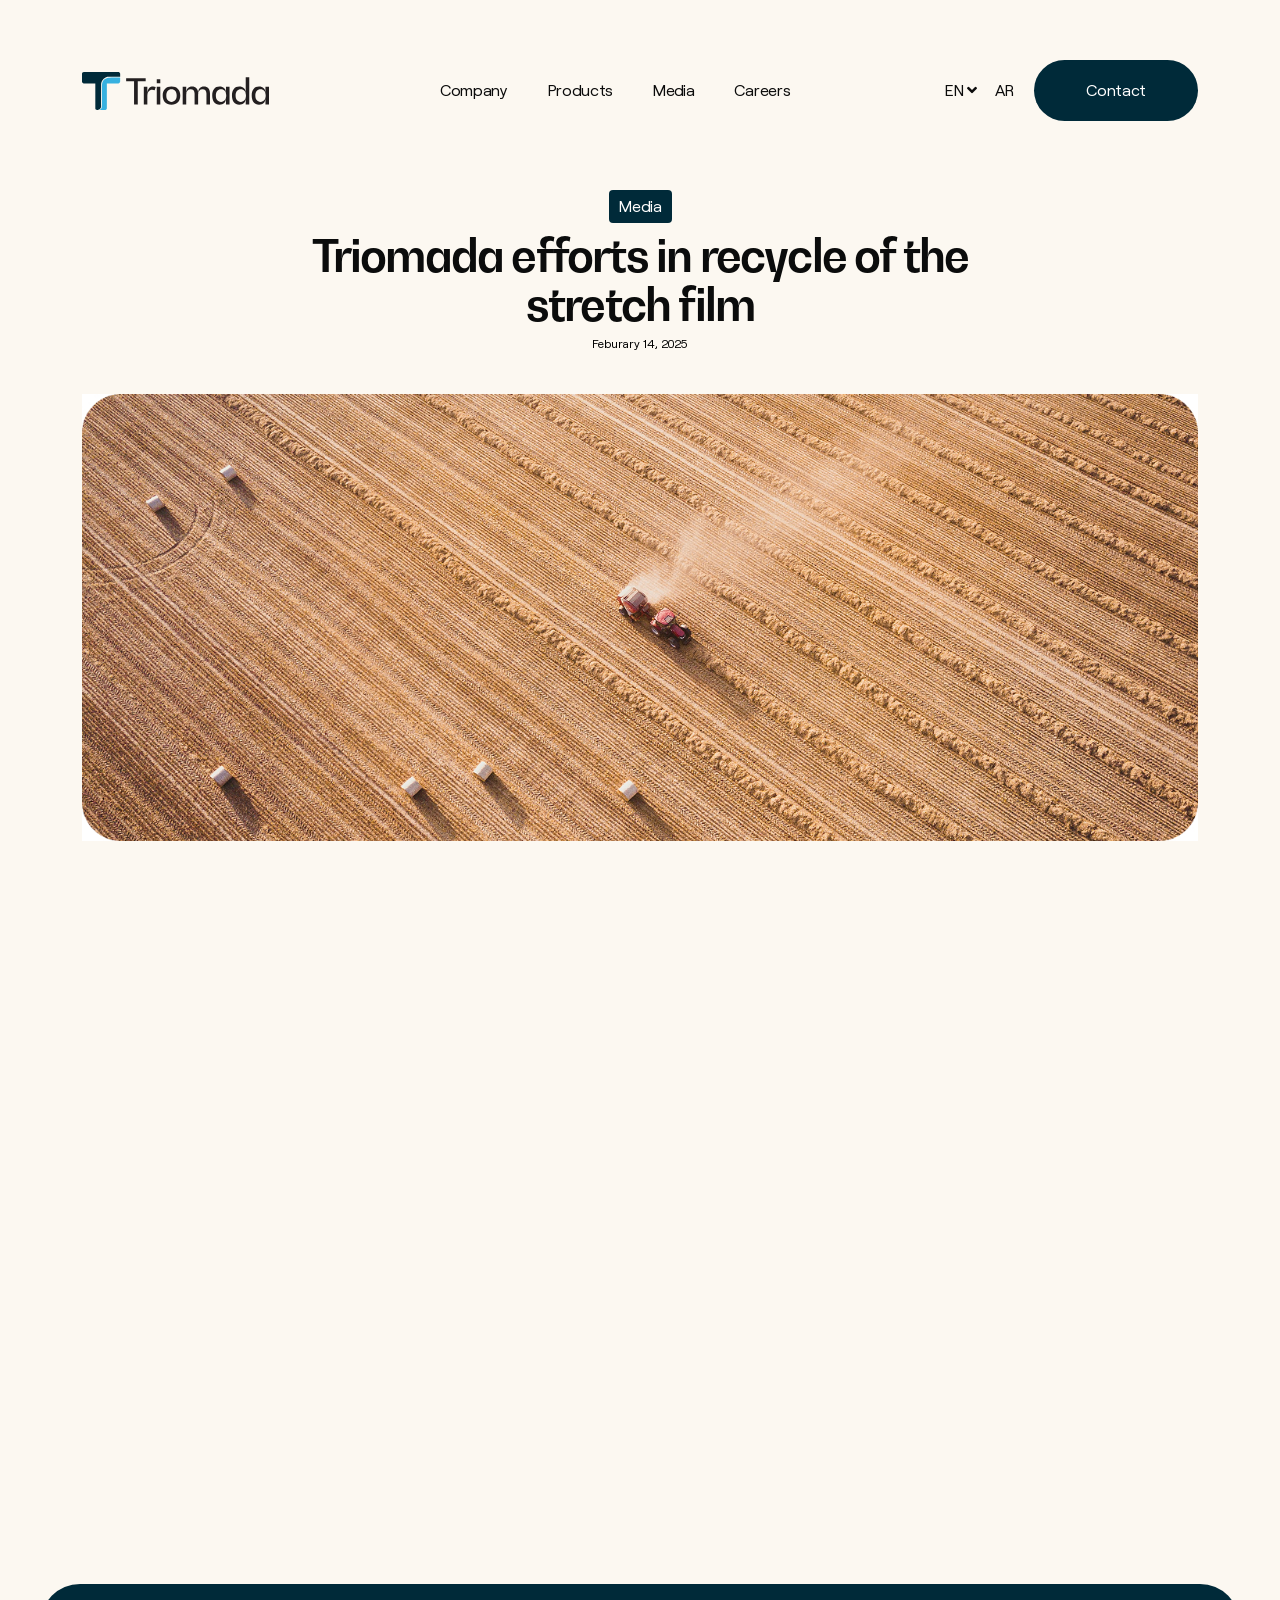
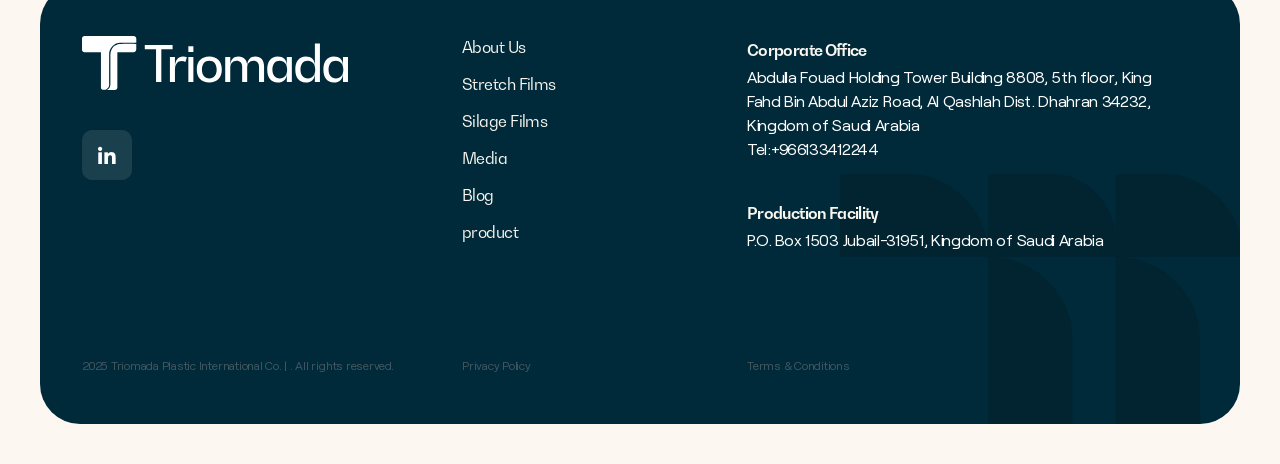
<file: Blog-Detail.html>
<!DOCTYPE html>
<html>

<head>
  <title>Triomada</title>
  <meta name="viewport" content="width=device-width, initial-scale=1.0">
  <meta charset="utf-8">
  <link rel="icon" href="images/favicon.svg" type="image/x-icon">
  <link rel="stylesheet" href="./assets/css/bootstrap.min.css">
  <link rel="stylesheet" href="./assets/css/aos.css" type="text/css">
  <link rel="stylesheet" href="./assets/css/fontawesome-all.min.css" type="text/css">

  <link rel="stylesheet" type="text/css" href="./assets/css/custom.css">
  <link rel="stylesheet" type="text/css" href="./assets/css/responsive.css">


</head>

<body>

  <header id="header" class="inner-header">
    <div class="container">
      <div class="header-menu">
        <nav class="navbar navbar-expand-lg navbar-dark">
          <a class="navbar-brand" href="#"><img src="./assets/images/logo2.svg" alt=""></a>
          <div class="collapse navbar-collapse" id="collapsibleNavbar">
            <ul class="navbar-nav mx-auto">
              <li class="nav-item active"><a href="#">Company</a></li>
              <li class="nav-item"><a href="#">Products</a></li>
              <li class="nav-item"><a href="Media.html">Media</a></li>
              <li class="nav-item"><a href="#">Careers</a></li>

            </ul>
            <div class="language-werrp">
              <ul>
                <li class="nav-item"><a href="#">EN <i class="fas fa-angle-down"></i></a></li>
                <li class="nav-item"><a href="#">AR</a></li>
              </ul>
            </div>

            <div class="contact-btn">
              <a href="contact.html" class="btn">Contact</a>
            </div>
          </div>

          <button class="navbar-toggler" type="button" data-bs-toggle="collapse" data-bs-target="#collapsibleNavbar">
            <div class="menu-icon">
              <span class="navicon"></span>
            </div>
          </button>
        </nav>
      </div>
    </div>
  </header><!----close header-->


  <div class="media-page">
    <div class="container">
      <div class="media-hd" data-aos="zoom-in" data-aos-duration="3000">
        <h6 class="heading6">Media</h6>
        <h2>Triomada efforts in recycle of the <br> stretch film</h2>
        <p>Feburary 14, 2025</p>
      </div>

      <div class="blog-page">
        <div class="detail-img"  data-aos="fade-up">
          <img src="./assets/images/Blog-detail-img.jpg" alt="">
        </div>

        <div class="blog-content"  data-aos="fade-up">
          <h4>What is Lorem Ipsum</h4>
          <p>Lorem Ipsum is simply dummy text of the printing and typesetting industry. Lorem Ipsum has been the
            industry's standard dummy text ever since the 1500s, when an unknown printer took a galley of type and
            scrambled it to make a type specimen book. It has survived not only five centuries, but also the leap into
            electronic typesetting, remaining essentially unchanged. It was popularised in the 1960s with the release of
            Letraset sheets containing Lorem Ipsum passages, and more recently with desktop publishing software like
            Aldus PageMaker including versions of Lorem Ipsum.</p>

          <p>Lorem Ipsum is simply dummy text of the printing and typesetting industry. Lorem Ipsum has been the
            industry's standard dummy text ever since the 1500s, when an unknown printer took a galley of type and
            scrambled it to make a type specimen book. It has survived not only five centuries, but also the leap into
            electronic typesetting, remaining essentially unchanged. It was popularised in the 1960s with the release of
            Letraset sheets containing Lorem Ipsum passages, and more recently with desktop publishing software like
            Aldus PageMaker including versions of Lorem Ipsum.</p>

          <p>Lorem Ipsum is simply dummy text of the printing and typesetting industry. Lorem Ipsum has been the
            industry's standard dummy text ever since the 1500s, when an unknown printer took a galley of type and
            scrambled it to make a type specimen book. It has survived not only five centuries, but also the leap into
            electronic typesetting, remaining essentially unchanged. It was popularised in the 1960s with the release of
            Letraset sheets containing Lorem Ipsum passages, and more recently with desktop publishing software like
            Aldus PageMaker including versions of Lorem Ipsum.</p>

          <h5>This is sub heading</h5>
          <p>Lorem Ipsum is simply dummy text of the printing and typesetting industry. Lorem Ipsum has been the
            industry's standard dummy text ever since the 1500s, when an unknown printer took a galley of type and
            scrambled it to make a type specimen book. It has survived not only five centuries, but also the leap into
            electronic typesetting, remaining essentially unchanged. It was popularised in the 1960s with the release of
            Letraset sheets containing Lorem Ipsum passages, and more recently with desktop publishing software like
            Aldus PageMaker including versions of Lorem Ipsum.</p>
        </div>
      </div>
    </div>
  </div><!----media-section-->


  <footer class="footer">
    <div class="footer-bg">
      <div class="container">
        <div class="row">
          <div class="col-md-4">
            <div class="ftr-logo">
              <a href="#"><img src="./assets/images/footer-logo.svg" alt=""></a>
            </div>
            <div class="social-icon">
              <a href="#"><i class="fab fa-linkedin-in"></i></a>
            </div>
          </div>
          <div class="col-md-3">
            <div class="ftr-menu">
              <ul>
                <li><a href="#">About Us</a></li>
                <li><a href="#">Stretch Films</a></li>
                <li><a href="#">Silage Films</a></li>
                <li><a href="#">Media</a></li>
                <li><a href="#">Blog</a></li>
                <li><a href="#">product</a></li>
              </ul>
            </div>
          </div>

          <div class="col-md-5">
            <div class="contact-adress">
              <h5>Corporate Office</h5>
              <p>Abdulla Fouad Holding Tower Building 8808, 5th floor, King
                Fahd Bin Abdul Aziz Road, Al Qashlah Dist. Dhahran 34232, Kingdom of Saudi Arabia</p>
              <p>Tel:<a href="tel:+966133412244">+966133412244</a></p>

              <div class="facility">
                <h5>Production Facility</h5>
                <p>P.O. Box 1503 Jubail-31951, Kingdom of Saudi Arabia</p>
              </div>

            </div>
          </div>


        </div>

        <div class="copyright">
          <div class="row">
            <div class="col-md-4">
              <p>2025 Triomada Plastic International Co. | . All rights reserved.</p>
            </div>
            <div class="col-md-3">
              <p>Privacy Policy</p>
            </div>
            <div class="col-md-5">
              <p>Terms & Conditions</p>
            </div>
          </div>
        </div>


      </div>
    </div>
  </footer>


  <script src="./assets/js/jquery-3.6.3.js"></script>
  <script src="./assets/js/bootstrap.bundle.min.js"></script>
  <script src="./assets/js/aos.js"></script>
  <script src="./assets/js/custom.js"></script>

</body>

</html>
</file>
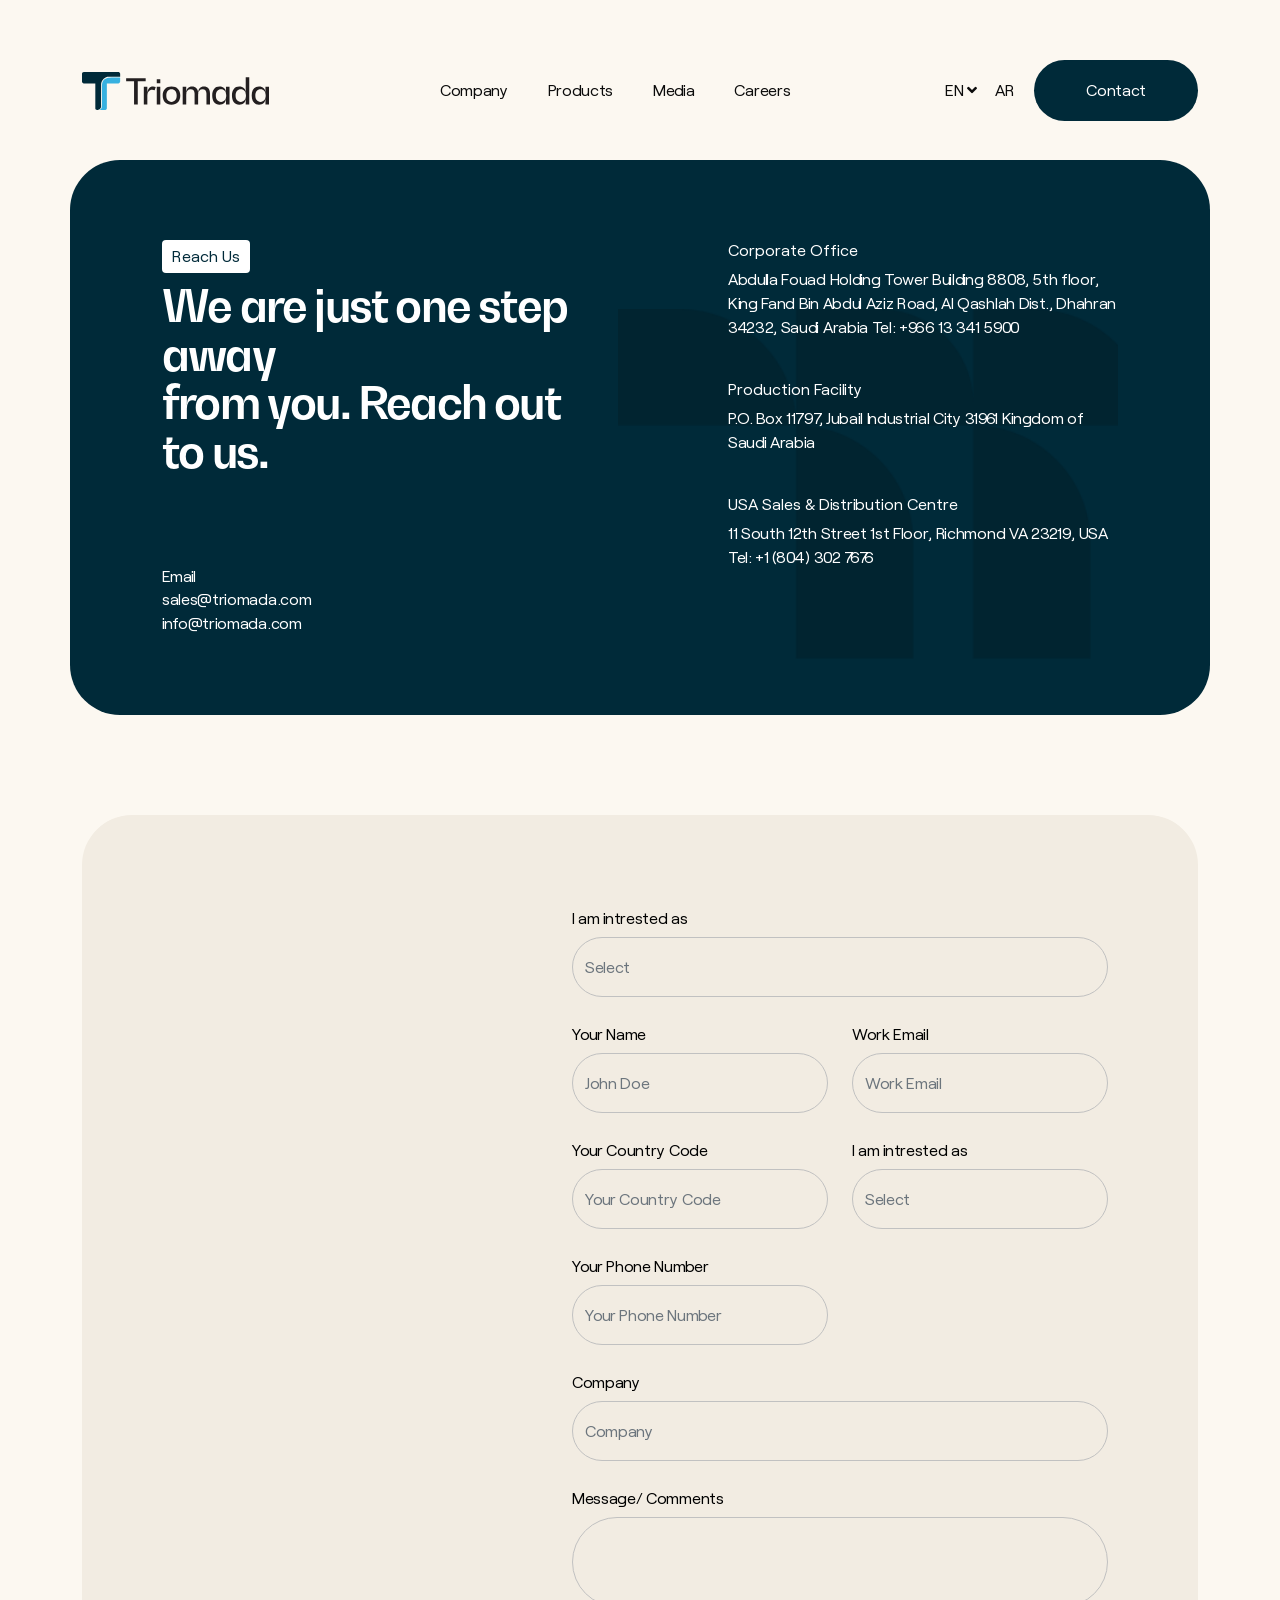
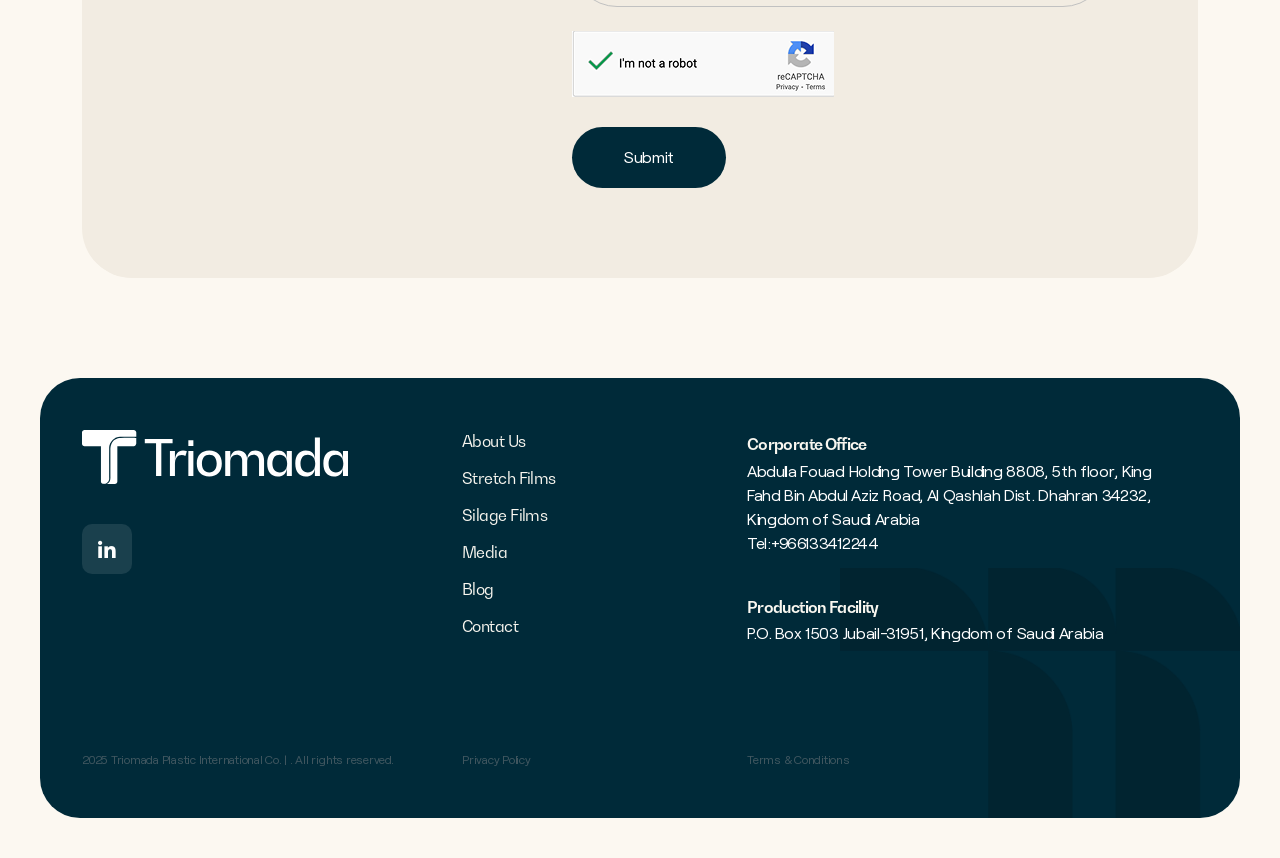
<file: contact.html>
<!DOCTYPE html>
<html>

<head>
  <title>Triomada</title>
  <meta name="viewport" content="width=device-width, initial-scale=1.0">
  <meta charset="utf-8">
  <link rel="icon" href="images/favicon.svg" type="image/x-icon">
  <link rel="stylesheet" href="./assets/css/bootstrap.min.css">
  <link rel="stylesheet" href="./assets/css/aos.css" type="text/css">
  <link rel="stylesheet" href="./assets/css/fontawesome-all.min.css" type="text/css">

  <link rel="stylesheet" type="text/css" href="./assets/css/custom.css">
  <link rel="stylesheet" type="text/css" href="./assets/css/responsive.css">


</head>

<body>

  <header id="header" class="inner-header">
    <div class="container">
      <div class="header-menu">
        <nav class="navbar navbar-expand-lg navbar-dark">
          <a class="navbar-brand" href="#"><img src="./assets/images/logo2.svg" alt=""></a>
          <div class="collapse navbar-collapse" id="collapsibleNavbar">
            <ul class="navbar-nav mx-auto">
              <li class="nav-item active"><a href="#">Company</a></li>
              <li class="nav-item"><a href="#">Products</a></li>
              <li class="nav-item"><a href="Media.html">Media</a></li>
              <li class="nav-item"><a href="#">Careers</a></li>

            </ul>
            <div class="language-werrp">
              <ul>
                <li class="nav-item"><a href="#">EN <i class="fas fa-angle-down"></i></a></li>
                <li class="nav-item"><a href="#">AR</a></li>
              </ul>
            </div>

            <div class="contact-btn">
              <a href="contact.html" class="btn">Contact</a>
            </div>
          </div>

          <button class="navbar-toggler" type="button" data-bs-toggle="collapse" data-bs-target="#collapsibleNavbar">
            <div class="menu-icon">
              <span class="navicon"></span>
            </div>
          </button>
        </nav>
      </div>
    </div>
  </header><!----close header-->

  <div class="contact-section">
    <div class="container">
      <div class="row Production">
        <div class="col-md-6">
          <div class="get-werrp" data-aos="fade-up">
            <h6 class="heading6">Reach Us</h6>
            <h2>We are just one step away <br>
              from you. Reach out <br>
              to us.</h2>
          </div>

          <div class="email-get">
            <h6>Email</h6>
            <a href="#">sales@triomada.com</a>
            <a href="#">info@triomada.com</a>
          </div>
        </div>

        <div class="col-md-6">
          <div class="address-info">
            <div class="address-1">
              <h6>Corporate Office</h6>
              <p>Abdulla Fouad Holding Tower
                Building 8808, 5th floor, King Fand Bin Abdul Aziz Road, Al Qashlah Dist., Dhahran 34232, Saudi Arabia
                <a href="tel:+966 13 341 5900">Tel: +966 13 341 5900</a>
              </p>
            </div>

            <div class="address-2">
              <h6> Production Facility</h6>
              <p>P.O. Box 11797, Jubail Industrial City 31961
                Kingdom of Saudi Arabia</p>
            </div>

            <div class="address-3">
              <h6>USA Sales & Distribution Centre</h6>
              <p>11 South 12th Street 1st Floor, Richmond VA 23219, USA <a href="tel:+1 (804) 302 7676">Tel: +1 (804)
                  302 7676</a></p>
            </div>
          </div>
        </div>
      </div>
    </div>
  </div><!----contact-section-->

  <div class="form-section">
    <div class="container">
      <div class="infom-form">
        <div class="row">
          <div class="col-md-5">
            <div class="get-hd" data-aos="fade-up">
              <h2>Fill out the form and
                our team will reach
                out to you.</h2>
            </div>
          </div>
          <div class="col-md-7">
            <div class="contact-form">
              <form>
                <div class="row">
                  <div class="col-md-12 group-form">
                    <label for="">I am intrested as</label>
                    <input type="text" name="" class="form-control" placeholder="Select">
                  </div>
                  <div class="col-md-6 group-form">
                    <label for="">Your Name</label>
                    <input type="text" name="" class="form-control" placeholder="John Doe">
                  </div>
                  <div class="col-md-6 group-form">
                    <label for="">Work Email</label>
                    <input type="text" name="" class="form-control" placeholder="Work Email">
                  </div>
                  <div class="col-md-6 group-form">
                    <label for="">Your Country Code</label>
                    <input type="text" name="" class="form-control" placeholder="Your Country Code">
                  </div>
                  <div class="col-md-6 group-form">
                    <label for="">I am intrested as</label>
                    <input type="text" name="" class="form-control" placeholder="Select">
                  </div>
                  <div class="col-md-6 group-form">
                    <label for="">Your Phone Number</label>
                    <input type="text" name="" class="form-control" placeholder="Your Phone Number">
                  </div>
                  <div class="col-md-12 group-form">
                    <label for="">Company</label>
                    <input type="text" name="" class="form-control" placeholder="Company">
                  </div>
                  <div class="col-md-12 group-form">
                    <label for="">Message/ Comments</label>
                    <textarea class="form-control"></textarea>
                  </div>

                  <div class="col-md-12 group-form">
                    <img src="./assets/images/captcha.png" alt="">
                  </div>

                  <div class="col-md-12 group-form">
                    <div class="submit-btn">
                      <button type="button" class="btn">Submit</button>
                    </div>
                  </div>

                </div>
              </form>
            </div>
          </div>
        </div>
      </div>
    </div>
  </div>

  <footer class="footer">
    <div class="footer-bg">
      <div class="container">
        <div class="row">
          <div class="col-md-4">
            <div class="ftr-logo">
              <a href="#"><img src="./assets/images/footer-logo.svg" alt=""></a>
            </div>
            <div class="social-icon">
              <a href="#"><i class="fab fa-linkedin-in"></i></a>
            </div>
          </div>
          <div class="col-md-3">
            <div class="ftr-menu">
              <ul>
                <li><a href="#">About Us</a></li>
                <li><a href="#">Stretch Films</a></li>
                <li><a href="#">Silage Films</a></li>
                <li><a href="#">Media</a></li>
                <li><a href="#">Blog</a></li>
                <li><a href="#">Contact</a></li>
              </ul>
            </div>
          </div>

          <div class="col-md-5">
            <div class="contact-adress">
              <h5>Corporate Office</h5>
              <p>Abdulla Fouad Holding Tower Building 8808, 5th floor, King
                Fahd Bin Abdul Aziz Road, Al Qashlah Dist. Dhahran 34232, Kingdom of Saudi Arabia</p>
              <p>Tel:<a href="tel:+966133412244">+966133412244</a></p>

              <div class="facility">
                <h5>Production Facility</h5>
                <p>P.O. Box 1503 Jubail-31951, Kingdom of Saudi Arabia</p>
              </div>

            </div>
          </div>


        </div>

        <div class="copyright">
          <div class="row">
            <div class="col-md-4">
              <p>2025 Triomada Plastic International Co. | . All rights reserved.</p>
            </div>
            <div class="col-md-3">
              <p>Privacy Policy</p>
            </div>
            <div class="col-md-5">
              <p>Terms & Conditions</p>
            </div>
          </div>
        </div>


      </div>
    </div>
  </footer>



  <script src="./assets/js/jquery-3.6.3.js"></script>
  <script src="./assets/js/bootstrap.bundle.min.js"></script>
  <script src="./assets/js/aos.js"></script>
  <script src="./assets/js/custom.js"></script>

</body>

</html>
</file>
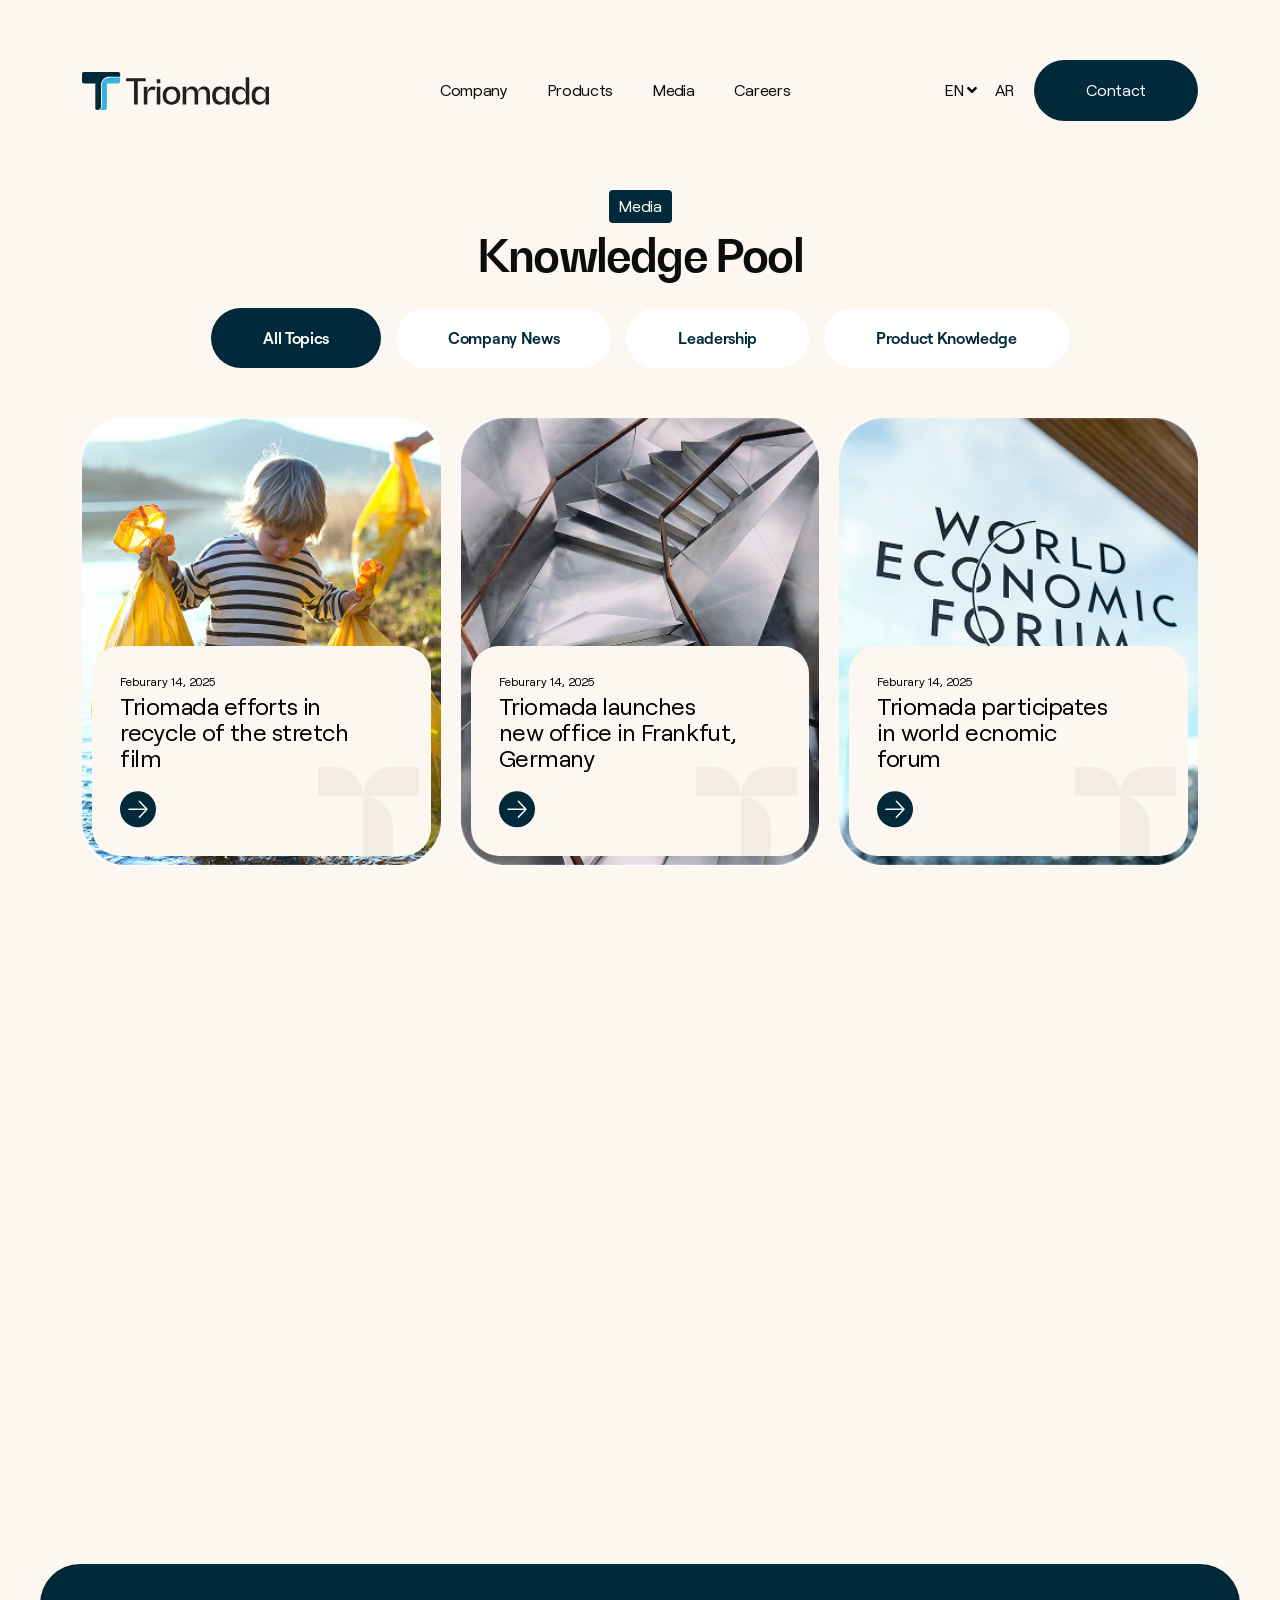
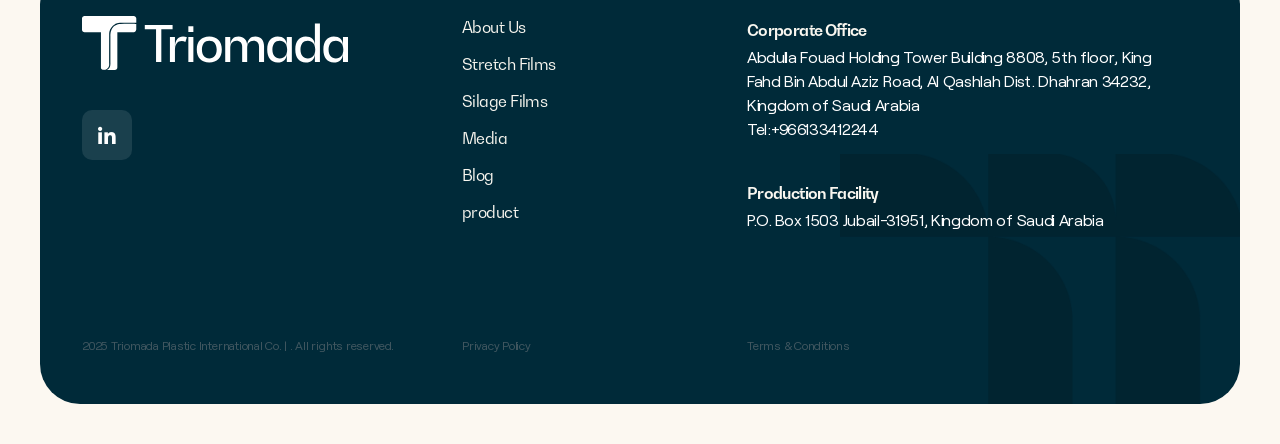
<file: Media.html>
<!DOCTYPE html>
<html>

<head>
  <title>Triomada</title>
  <meta name="viewport" content="width=device-width, initial-scale=1.0">
  <meta charset="utf-8">
  <link rel="icon" href="images/favicon.svg" type="image/x-icon">
  <link rel="stylesheet" href="./assets/css/bootstrap.min.css">
  <link rel="stylesheet" href="./assets/css/aos.css" type="text/css">
  <link rel="stylesheet" href="./assets/css/fontawesome-all.min.css" type="text/css">

  <link rel="stylesheet" type="text/css" href="./assets/css/custom.css">
  <link rel="stylesheet" type="text/css" href="./assets/css/responsive.css">


</head>

<body>

  <header id="header" class="inner-header">
    <div class="container">
      <div class="header-menu">
        <nav class="navbar navbar-expand-lg navbar-dark">
          <a class="navbar-brand" href="#"><img src="./assets/images/logo2.svg" alt=""></a>
          <div class="collapse navbar-collapse" id="collapsibleNavbar">
            <ul class="navbar-nav mx-auto">
              <li class="nav-item active"><a href="#">Company</a></li>
              <li class="nav-item"><a href="#">Products</a></li>
              <li class="nav-item"><a href="Media.html">Media</a></li>
              <li class="nav-item"><a href="#">Careers</a></li>

            </ul>
            <div class="language-werrp">
              <ul>
                <li class="nav-item"><a href="#">EN <i class="fas fa-angle-down"></i></a></li>
                <li class="nav-item"><a href="#">AR</a></li>
              </ul>
            </div>

            <div class="contact-btn">
              <a href="contact.html" class="btn">Contact</a>
            </div>
          </div>

          <button class="navbar-toggler" type="button" data-bs-toggle="collapse" data-bs-target="#collapsibleNavbar">
            <div class="menu-icon">
              <span class="navicon"></span>
            </div>
          </button>
        </nav>
      </div>
    </div>
  </header><!----close header-->


  <div class="media-page">
    <div class="container">
      <div class="media-hd"  data-aos="zoom-in" data-aos-duration="3000">
        <h6 class="heading6">Media</h6>
        <h2>Knowledge Pool</h2>
      </div>

      <div class="tabs-section">
        <div class="scroll-tabs" >
          <ul class="nav nav-pills" id="pills-tab" role="tablist">
            <li class="nav-item" role="presentation" data-aos="zoom-in" data-aos-delay="200">
              <button class="nav-link active" id="pills-home-tab" data-bs-toggle="pill" data-bs-target="#pills-home"
                type="button" role="tab" aria-controls="pills-home" aria-selected="true">All Topics</button>
            </li>
            <li class="nav-item" role="presentation" data-aos="zoom-in" data-aos-delay="400">
              <button class="nav-link" id="pills-News-tab" data-bs-toggle="pill" data-bs-target="#pills-News"
                type="button" role="tab" aria-controls="pills-News" aria-selected="false">Company News</button>
            </li>
            <li class="nav-item" role="presentation" data-aos="zoom-in" data-aos-delay="600">
              <button class="nav-link" id="pills-leadership-tab" data-bs-toggle="pill"
                data-bs-target="#pills-leadership" type="button" role="tab" aria-controls="pills-leadership"
                aria-selected="false">Leadership</button>
            </li>
            <li class="nav-item" role="presentation" data-aos="zoom-in" data-aos-delay="800">
              <button class="nav-link" id="pills-product-tab" data-bs-toggle="pill" data-bs-target="#pills-product"
                type="button" role="tab" aria-controls="pills-product" aria-selected="false">Product Knowledge</button>
            </li>
          </ul>
        </div>

        <div class="tab-content" id="pills-tabContent">
          <div class="tab-pane fade show active" id="pills-home" role="tabpanel" aria-labelledby="pills-home-tab">
            <div class="body-werp">
              <div class="grid-layer3">

                <div class="blog-box" data-aos="fade-up" data-aos-delay="200">
                  <div class="blog-img">
                    <img src="./assets/images/getty-image.jpg" alt="">
                  </div>
                  <div class="evangeline">
                    <span>Feburary 14, 2025</span>
                    <h5>Triomada efforts in
                      recycle of the stretch
                      film</h5>
                    <a href="#" class="arrow"><img src="./assets/images/arrow.svg" alt=""></a>
                  </div>
                </div>

                <div class="blog-box " data-aos="fade-up" data-aos-delay="400">
                  <div class="blog-img">
                    <img src="./assets/images/bruno-figueiredo.jpg" alt="">
                  </div>
                  <div class="evangeline">
                    <span>Feburary 14, 2025</span>
                    <h5>Triomada launches
                      new office in Frankfut,
                      Germany</h5>
                    <a href="#" class="arrow"><img src="./assets/images/arrow.svg" alt=""></a>
                  </div>
                </div>

                <div class="blog-box" data-aos="fade-up" data-aos-delay="500">
                  <div class="blog-img">
                    <img src="./assets/images/evangeline.jpg" alt="">
                  </div>
                  <div class="evangeline">
                    <span>Feburary 14, 2025</span>
                    <h5>Triomada participates
                      in world ecnomic
                      forum</h5>
                    <a href="#" class="arrow"><img src="./assets/images/arrow.svg" alt=""></a>
                  </div>
                </div>


                <div class="blog-box" data-aos="fade-up" data-aos-delay="200">
                  <div class="blog-img">
                    <img src="./assets/images/media/image1.jpg" alt="">
                  </div>
                  <div class="evangeline">
                    <span>Feburary 14, 2025</span>
                    <h5>Triomada efforts in
                      recycle of the stretch
                      film</h5>
                    <a href="#" class="arrow"><img src="./assets/images/arrow.svg" alt=""></a>
                  </div>
                </div>

                <div class="blog-box" data-aos="fade-up" data-aos-delay="400">
                  <div class="blog-img">
                    <img src="./assets/images/media/image2.jpg" alt="">
                  </div>
                  <div class="evangeline">
                    <span>Feburary 14, 2025</span>
                    <h5>Triomada launches
                      new office in Frankfut,
                      Germany</h5>
                    <a href="#" class="arrow"><img src="./assets/images/arrow.svg" alt=""></a>
                  </div>
                </div>

                <div class="blog-box" data-aos="fade-up" data-aos-delay="500">
                  <div class="blog-img">
                    <img src="./assets/images/media/image3.jpg" alt="">
                  </div>
                  <div class="evangeline">
                    <span>Feburary 14, 2025</span>
                    <h5>Triomada participates
                      in world ecnomic
                      forum</h5>
                    <a href="#" class="arrow"><img src="./assets/images/arrow.svg" alt=""></a>
                  </div>
                </div>

              </div>

              <div class="more-btn text-center" data-aos="zoom-in">
                <a href="#" class="btn">Load More</a>
              </div>


            </div>

          </div>
          <div class="tab-pane fade" id="pills-News" role="tabpanel" aria-labelledby="pills-News-tab">
            <h2>Company News</h2>
          </div>
          <div class="tab-pane fade" id="pills-leadership" role="tabpanel" aria-labelledby="pills-leadership-tab">
            <h2>Leadership</h2>
          </div>
          <div class="tab-pane fade" id="pills-product" role="tabpanel" aria-labelledby="pills-product-tab">
            <h2>Product Knowledge</h2>
          </div>
        </div>
      </div>
    </div>
  </div><!----media-section-->



  <footer class="footer">
    <div class="footer-bg">
      <div class="container">
        <div class="row">
          <div class="col-md-4">
            <div class="ftr-logo">
              <a href="#"><img src="./assets/images/footer-logo.svg" alt=""></a>
            </div>
            <div class="social-icon">
              <a href="#"><i class="fab fa-linkedin-in"></i></a>
            </div>
          </div>
          <div class="col-md-3">
            <div class="ftr-menu">
              <ul>
                <li><a href="#">About Us</a></li>
                <li><a href="#">Stretch Films</a></li>
                <li><a href="#">Silage Films</a></li>
                <li><a href="#">Media</a></li>
                <li><a href="#">Blog</a></li>
                <li><a href="#">product</a></li>
              </ul>
            </div>
          </div>

          <div class="col-md-5">
            <div class="contact-adress">
              <h5>Corporate Office</h5>
              <p>Abdulla Fouad Holding Tower Building 8808, 5th floor, King
                Fahd Bin Abdul Aziz Road, Al Qashlah Dist. Dhahran 34232, Kingdom of Saudi Arabia</p>
              <p>Tel:<a href="tel:+966133412244">+966133412244</a></p>

              <div class="facility">
                <h5>Production Facility</h5>
                <p>P.O. Box 1503 Jubail-31951, Kingdom of Saudi Arabia</p>
              </div>

            </div>
          </div>


        </div>

        <div class="copyright">
          <div class="row">
            <div class="col-md-4">
              <p>2025 Triomada Plastic International Co. | . All rights reserved.</p>
            </div>
            <div class="col-md-3">
              <p>Privacy Policy</p>
            </div>
            <div class="col-md-5">
              <p>Terms & Conditions</p>
            </div>
          </div>
        </div>


      </div>
    </div>
  </footer>



  <script src="./assets/js/jquery-3.6.3.js"></script>
  <script src="./assets/js/bootstrap.bundle.min.js"></script>
  <script src="./assets/js/aos.js"></script>
  <script src="./assets/js/custom.js"></script>

</body>

</html>
</file>
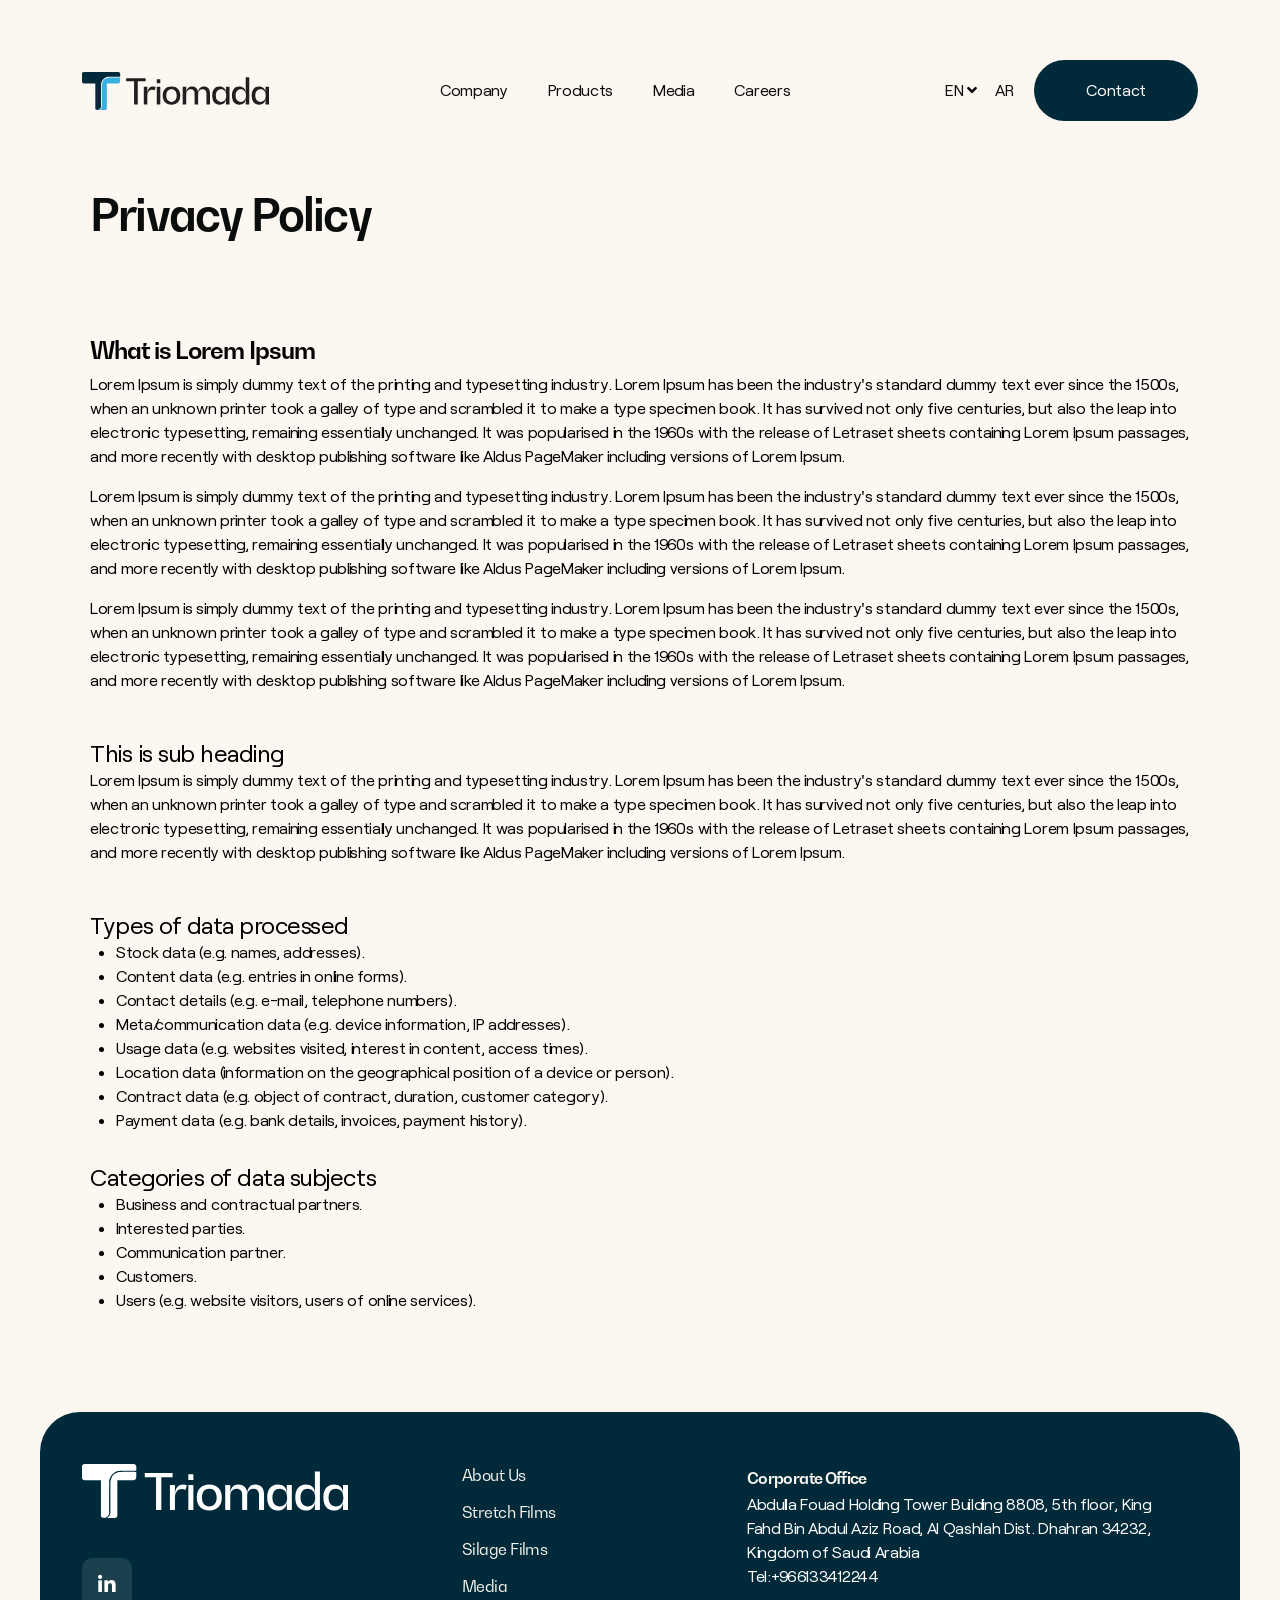
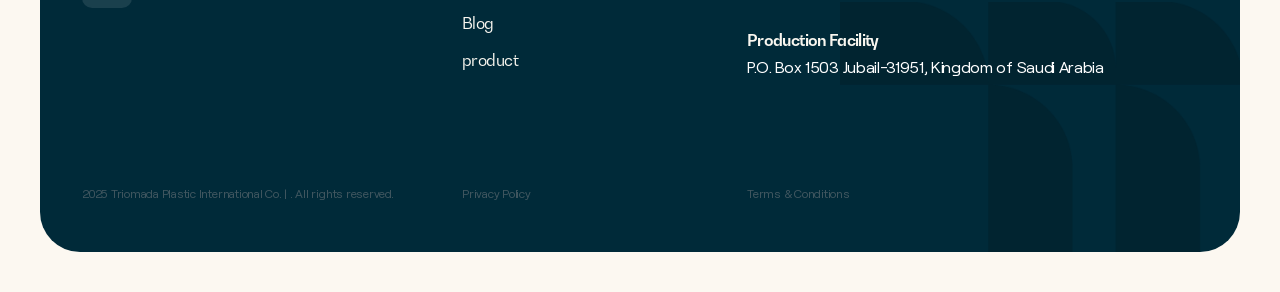
<file: Privacy-Policy.html>
<!DOCTYPE html>
<html>

<head>
  <title>Triomada</title>
  <meta name="viewport" content="width=device-width, initial-scale=1.0">
  <meta charset="utf-8">
  <link rel="icon" href="images/favicon.svg" type="image/x-icon">
  <link rel="stylesheet" href="./assets/css/bootstrap.min.css">
  <link rel="stylesheet" href="./assets/css/aos.css" type="text/css">
  <link rel="stylesheet" href="./assets/css/fontawesome-all.min.css" type="text/css">

  <link rel="stylesheet" type="text/css" href="./assets/css/custom.css">
  <link rel="stylesheet" type="text/css" href="./assets/css/responsive.css">


</head>

<body>
  <header id="header" class="inner-header">
    <div class="container">
      <div class="header-menu">
        <nav class="navbar navbar-expand-lg navbar-dark">
          <a class="navbar-brand" href="#"><img src="./assets/images/logo2.svg" alt=""></a>
          <div class="collapse navbar-collapse" id="collapsibleNavbar">
            <ul class="navbar-nav mx-auto">
              <li class="nav-item active"><a href="#">Company</a></li>
              <li class="nav-item"><a href="#">Products</a></li>
              <li class="nav-item"><a href="Media.html">Media</a></li>
              <li class="nav-item"><a href="#">Careers</a></li>

            </ul>
            <div class="language-werrp">
              <ul>
                <li class="nav-item"><a href="#">EN <i class="fas fa-angle-down"></i></a></li>
                <li class="nav-item"><a href="#">AR</a></li>
              </ul>
            </div>

            <div class="contact-btn">
              <a href="contact.html" class="btn">Contact</a>
            </div>
          </div>

          <button class="navbar-toggler" type="button" data-bs-toggle="collapse" data-bs-target="#collapsibleNavbar">
            <div class="menu-icon">
              <span class="navicon"></span>
            </div>
          </button>
        </nav>
      </div>
    </div>
  </header><!----close header-->


  <div class="media-page privacy-page">
    <div class="container">
      <div class="blog-content" data-aos="fade-up">
        <div class="privacy-hd">
          <h2>Privacy Policy</h2>
        </div>
        <h4>What is Lorem Ipsum</h4>
        <p>Lorem Ipsum is simply dummy text of the printing and typesetting industry. Lorem Ipsum has been the
          industry's standard dummy text ever since the 1500s, when an unknown printer took a galley of type and
          scrambled it to make a type specimen book. It has survived not only five centuries, but also the leap into
          electronic typesetting, remaining essentially unchanged. It was popularised in the 1960s with the release of
          Letraset sheets containing Lorem Ipsum passages, and more recently with desktop publishing software like
          Aldus PageMaker including versions of Lorem Ipsum.</p>

        <p>Lorem Ipsum is simply dummy text of the printing and typesetting industry. Lorem Ipsum has been the
          industry's standard dummy text ever since the 1500s, when an unknown printer took a galley of type and
          scrambled it to make a type specimen book. It has survived not only five centuries, but also the leap into
          electronic typesetting, remaining essentially unchanged. It was popularised in the 1960s with the release of
          Letraset sheets containing Lorem Ipsum passages, and more recently with desktop publishing software like
          Aldus PageMaker including versions of Lorem Ipsum.</p>

        <p>Lorem Ipsum is simply dummy text of the printing and typesetting industry. Lorem Ipsum has been the
          industry's standard dummy text ever since the 1500s, when an unknown printer took a galley of type and
          scrambled it to make a type specimen book. It has survived not only five centuries, but also the leap into
          electronic typesetting, remaining essentially unchanged. It was popularised in the 1960s with the release of
          Letraset sheets containing Lorem Ipsum passages, and more recently with desktop publishing software like
          Aldus PageMaker including versions of Lorem Ipsum.</p>

        <h5>This is sub heading</h5>
        <p>Lorem Ipsum is simply dummy text of the printing and typesetting industry. Lorem Ipsum has been the
          industry's standard dummy text ever since the 1500s, when an unknown printer took a galley of type and
          scrambled it to make a type specimen book. It has survived not only five centuries, but also the leap into
          electronic typesetting, remaining essentially unchanged. It was popularised in the 1960s with the release of
          Letraset sheets containing Lorem Ipsum passages, and more recently with desktop publishing software like
          Aldus PageMaker including versions of Lorem Ipsum.</p>



        <div class="processed-list">
          <h5>Types of data processed</h5>
          <ul>
            <li>Stock data (e.g. names, addresses).</li>
            <li>Content data (e.g. entries in online forms).</li>
            <li>Contact details (e.g. e-mail, telephone numbers).</li>
            <li>Meta/communication data (e.g. device information, IP addresses).</li>
            <li>Usage data (e.g. websites visited, interest in content, access times).</li>
            <li>Location data (information on the geographical position of a device or person).</li>
            <li>Contract data (e.g. object of contract, duration, customer category).</li>
            <li>Payment data (e.g. bank details, invoices, payment history).</li>
          </ul>

          <h5>Categories of data subjects</h5>
          <ul>
            <li>Business and contractual partners.</li>
            <li>Interested parties.</li>
            <li>Communication partner.</li>
            <li>Customers.</li>
            <li>Users (e.g. website visitors, users of online services).</li>
          </ul>
        </div>





      </div>
    </div>
  </div><!----media-section-->


  <footer class="footer">
    <div class="footer-bg">
      <div class="container">
        <div class="row">
          <div class="col-md-4">
            <div class="ftr-logo">
              <a href="#"><img src="./assets/images/footer-logo.svg" alt=""></a>
            </div>
            <div class="social-icon">
              <a href="#"><i class="fab fa-linkedin-in"></i></a>
            </div>
          </div>
          <div class="col-md-3">
            <div class="ftr-menu">
              <ul>
                <li><a href="#">About Us</a></li>
                <li><a href="#">Stretch Films</a></li>
                <li><a href="#">Silage Films</a></li>
                <li><a href="#">Media</a></li>
                <li><a href="#">Blog</a></li>
                <li><a href="#">product</a></li>
              </ul>
            </div>
          </div>

          <div class="col-md-5">
            <div class="contact-adress">
              <h5>Corporate Office</h5>
              <p>Abdulla Fouad Holding Tower Building 8808, 5th floor, King
                Fahd Bin Abdul Aziz Road, Al Qashlah Dist. Dhahran 34232, Kingdom of Saudi Arabia</p>
              <p>Tel:<a href="tel:+966133412244">+966133412244</a></p>

              <div class="facility">
                <h5>Production Facility</h5>
                <p>P.O. Box 1503 Jubail-31951, Kingdom of Saudi Arabia</p>
              </div>

            </div>
          </div>


        </div>

        <div class="copyright">
          <div class="row">
            <div class="col-md-4">
              <p>2025 Triomada Plastic International Co. | . All rights reserved.</p>
            </div>
            <div class="col-md-3">
              <p>Privacy Policy</p>
            </div>
            <div class="col-md-5">
              <p>Terms & Conditions</p>
            </div>
          </div>
        </div>


      </div>
    </div>
  </footer>


  <script src="./assets/js/jquery-3.6.3.js"></script>
  <script src="./assets/js/bootstrap.bundle.min.js"></script>
  <script src="./assets/js/aos.js"></script>
  <script src="./assets/js/custom.js"></script>

</body>

</html>
</file>
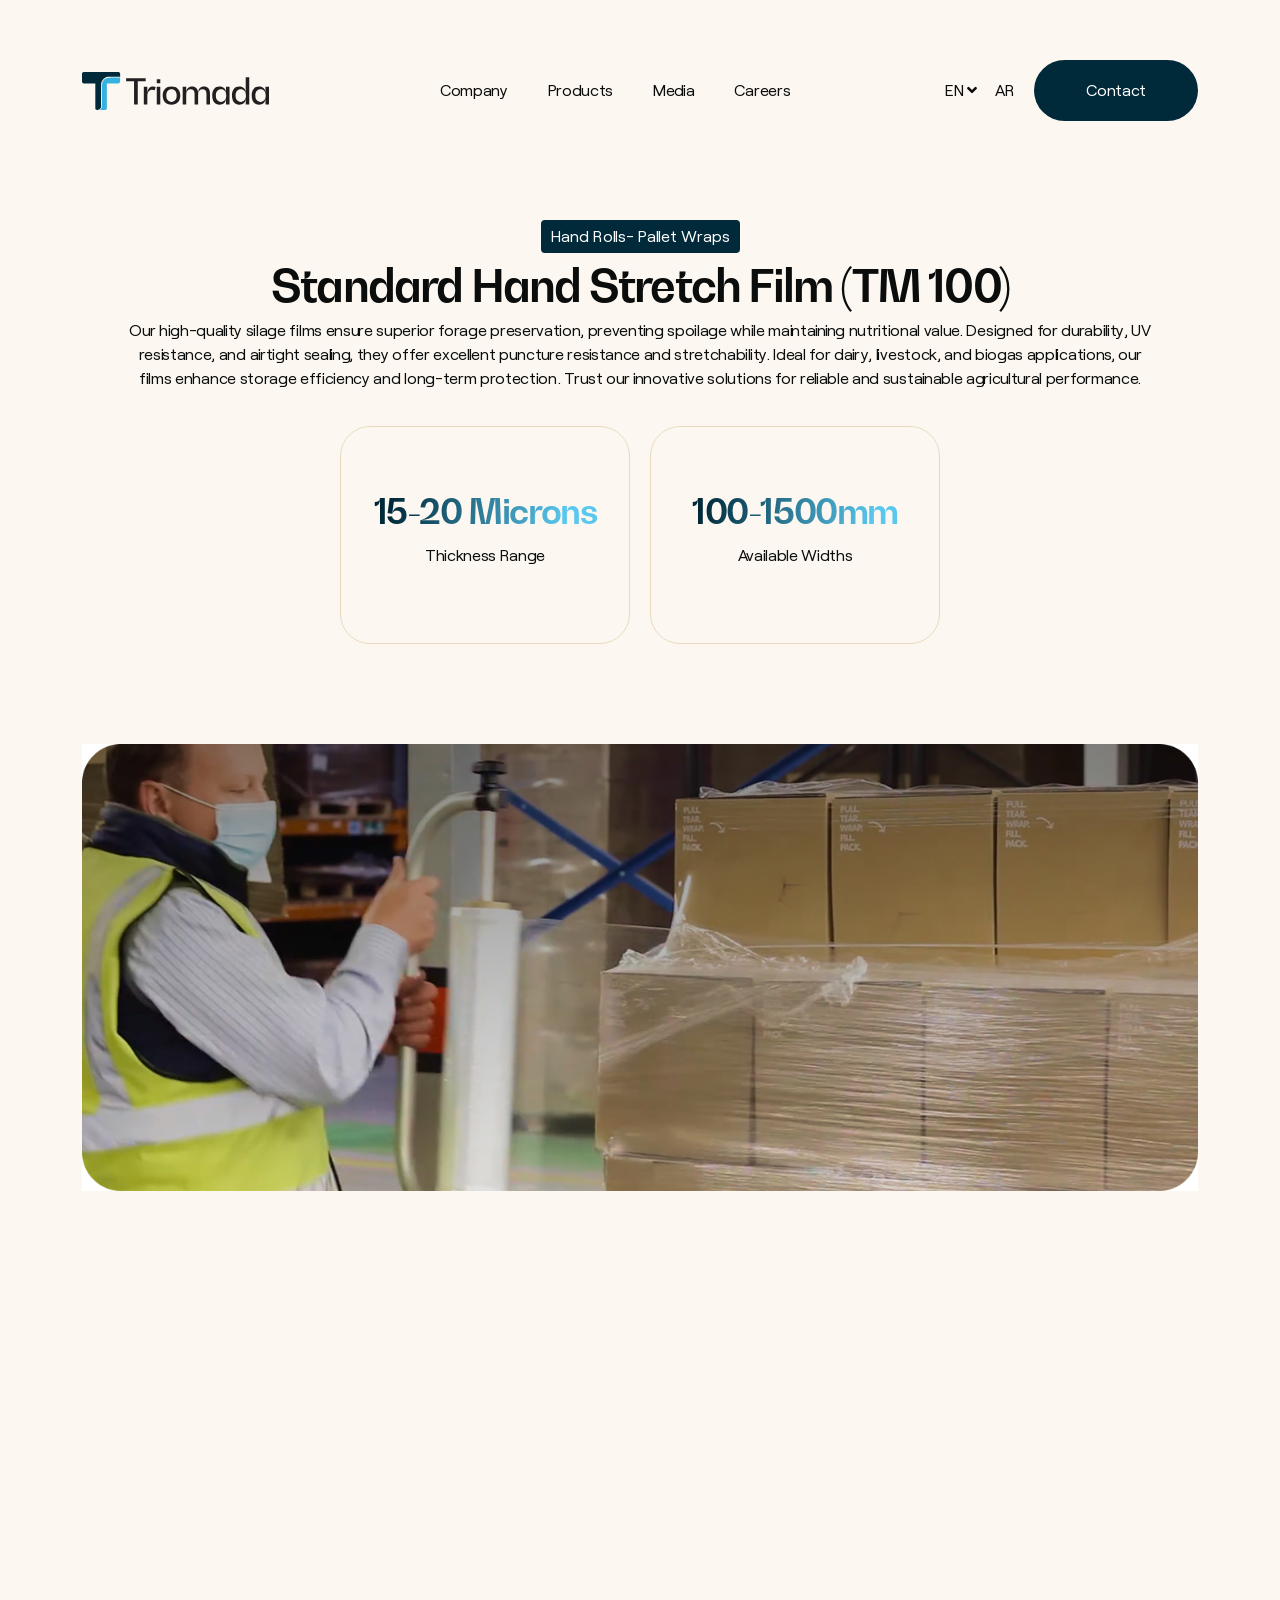
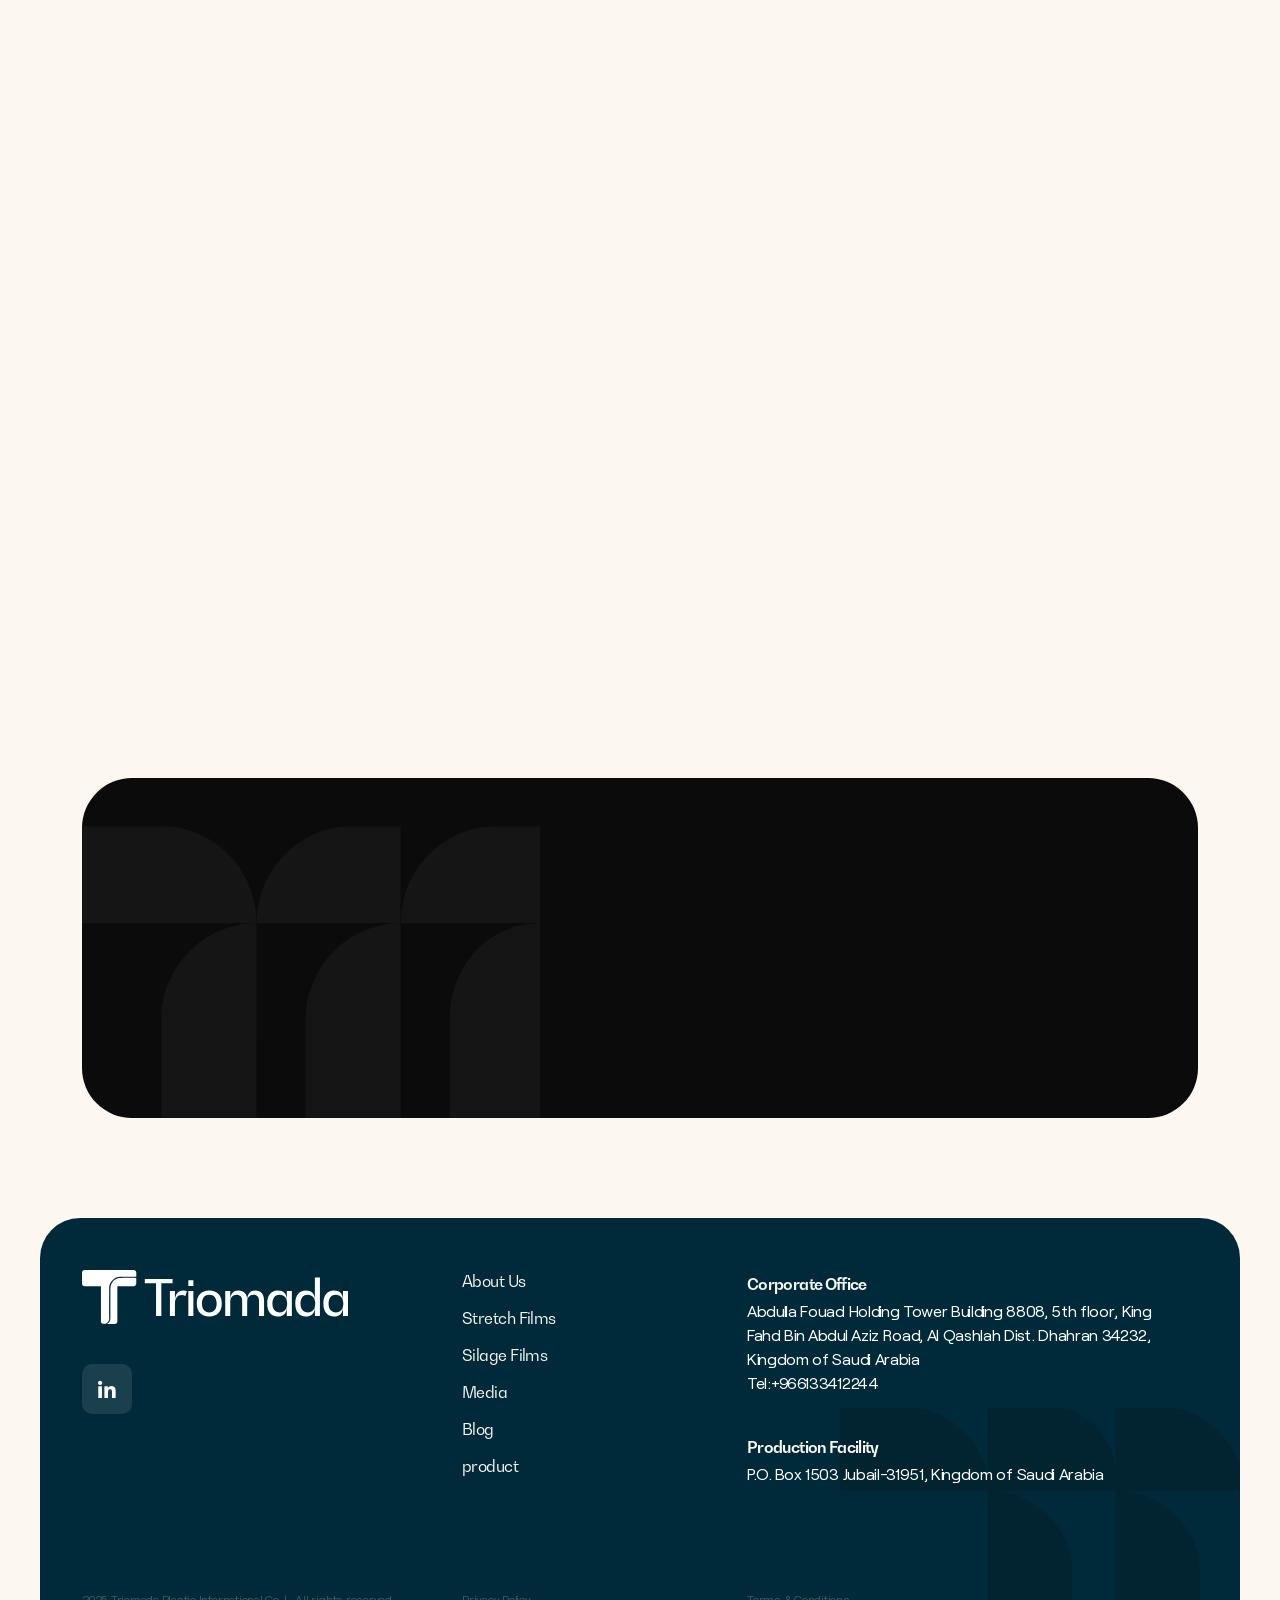
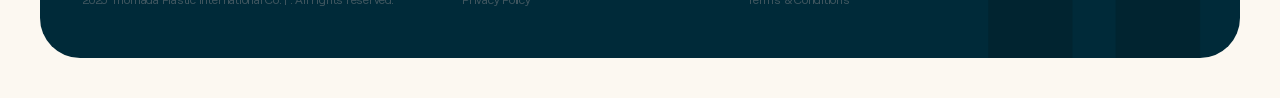
<file: Product-detail.html>
<!DOCTYPE html>
<html>

<head>
  <title>Triomada Careers</title>
  <meta name="viewport" content="width=device-width, initial-scale=1.0">
  <meta charset="utf-8">
  <link rel="icon" href="images/favicon.svg" type="image/x-icon">
  <link rel="stylesheet" href="./assets/css/bootstrap.min.css">
  <link rel="stylesheet" href="./assets/js/owlcarousel/owl.carousel.css">
  <link rel="stylesheet" href="./assets/css/aos.css" type="text/css">
  <link rel="stylesheet" href="./assets/css/fontawesome-all.min.css" type="text/css">

  <link rel="stylesheet" type="text/css" href="./assets/css/custom.css">
  <link rel="stylesheet" type="text/css" href="./assets/css/responsive.css">


</head>

<body>
  <header id="header" class="inner-header">
    <div class="container">
      <div class="header-menu">
        <nav class="navbar navbar-expand-lg navbar-dark">
          <a class="navbar-brand" href="#"><img src="./assets/images/logo2.svg" alt=""></a>
          <div class="collapse navbar-collapse" id="collapsibleNavbar">
            <ul class="navbar-nav mx-auto">
              <li class="nav-item active"><a href="#">Company</a></li>
              <li class="nav-item"><a href="#">Products</a></li>
              <li class="nav-item"><a href="Media.html">Media</a></li>
              <li class="nav-item"><a href="Careers.html">Careers</a></li>

            </ul>
            <div class="language-werrp">
              <ul>
                <li class="nav-item"><a href="#">EN <i class="fas fa-angle-down"></i></a></li>
                <li class="nav-item"><a href="#">AR</a></li>
              </ul>
            </div>

            <div class="contact-btn">
              <a href="contact.html" class="btn">Contact</a>
            </div>
          </div>

          <button class="navbar-toggler" type="button" data-bs-toggle="collapse" data-bs-target="#collapsibleNavbar">
            <div class="menu-icon">
              <span class="navicon"></span>
            </div>
          </button>
        </nav>
      </div>
    </div>
  </header><!----close header-->

  <div class="media-page product-page">
    <div class="container">
      <div class="career-hd protectwarp" data-aos="zoom-in" data-aos-duration="3000">
        <h6 class="heading6">Hand Rolls- Pallet Wraps</h6>
        <h2>Standard Hand Stretch Film (TM 100)</h2>
        <p>Our high-quality silage films ensure superior forage preservation, preventing spoilage while maintaining
          nutritional value. Designed for durability, UV resistance, and airtight sealing, they offer excellent puncture
          resistance and stretchability. Ideal for dairy, livestock, and biogas applications, our films enhance storage
          efficiency and long-term protection. Trust our innovative solutions for reliable and sustainable agricultural
          performance.</p>
      </div>


      <div class="intrusion-card range mt-0">
        <div class="card-werrp" data-aos="fade-up">
          <h2>15-20 Microns</h2>
          <p>Thickness Range</p>
        </div>
        <div class="card-werrp" data-aos="fade-up">
          <h2>100-1500mm</h2>
          <p>Available Widths </p>
        </div>
      </div>

      <div class="product-banner" data-aos="fade-up">
        <img src="./assets/images/product/product-bg.jpg" alt="">
      </div>

      <div class="colours-section" data-aos="fade-up" data-aos-delay="200">
        <div class="row">
          <div class="col-lg-6">
            <div class="colours-box">
              <div class="hd2">
                <h2>Available <br>
                  Colours</h2>
              </div>

              <div class="all-colours">
                <ul>
                  <li><i class="fas fa-circle"></i> Black</li>
                  <li><i class="fas fa-circle"></i> Blue</li>
                  <li><i class="fas fa-circle"></i> Red</li>
                  <li><i class="fas fa-circle"></i> Purple</li>
                  <li><i class="fas fa-circle"></i> White</li>
                  <li><i class="fas fa-circle"></i> Green</li>
                  <li><i class="fas fa-circle"></i> Yellow</li>
                </ul>
              </div>

            </div>
          </div>

          <div class="col-lg-6">
            <div class="grid-layer2">
              <div class="percentage">
                <h5>Stretchability Percentage </h5>
                <p><span>90-160% </span></p>
              </div>
              <div class="specialty">
                <h5>Specialty Options </h5>
                <ul>
                  <li><img src="./assets/images/product/vector1.svg" alt=""> UV Resistant</li>
                  <li><img src="./assets/images/product/vector2.svg" alt=""> Anti-Static</li>
                  <li><img src="./assets/images/product/vector3.svg" alt=""> Coloured</li>
                </ul>
              </div>
            </div>
          </div>
        </div>
      </div>

      <div class="sustainable" data-aos="fade-up" data-aos-delay="400">
        <div class="row">
          <div class="col-lg-5 variants-bg">
            <div class="jeremy-img">
              <img src="./assets/images/product/jeremy-bishop.jpg" alt="">
            </div>
            <div class="biodeg-text">
              <h2>Sustainable <br>
                Variants</h2>
              <p>DAYRAH (PIR) 30-70% </p>
              <p>OXO-Biodegradable</p>
            </div>
          </div>

          <div class="col-lg-7 variants-bg">
            <div class="grid-layer2">
              <div class="jeremy-img">
                <img src="./assets/images/product/jeremy-bishop2.jpg" alt="">
                <div class="retail-cnt">
                  <h5>Applications</h5>
                  <ul>
                    <li>Retail</li>
                    <li>Warehousing</li>
                    <li>Small-Scale Logistics</li>
                  </ul>
                </div>
              </div>

              <div class="percentage">
                <h5>Mode Of Use</h5>
                <h6>Manual</h6>
              </div>

            </div>
          </div>

        </div>

      </div>

      <div class="paragraph" data-aos="fade-up" data-aos-delay="600">
        <p>Our high-quality silage films ensure superior forage preservation, preventing spoilage while maintaining
          nutritional value. Designed for durability, UV resistance, and airtight sealing, they offer excellent puncture
          resistance and stretchability. Ideal for dairy, livestock, and biogas applications, our films enhance storage
          efficiency and long-term protection. Trust our innovative solutions for reliable and sustainable agricultural
          performance.</p>
      </div>

      <div class="download-section">
        <div class="sheet-cnt" data-aos="fade-up" data-aos-delay="600">
          <h2>Download the Technical Data Sheet</h2>
          <div class="more-btn">
          <a href="#" class="btn">Download Now</a>
        </div>
        </div>
      </div>


    </div>
  </div><!----media-section-->

  <footer class="footer">
    <div class="footer-bg">
      <div class="container">
        <div class="row">
          <div class="col-md-4">
            <div class="ftr-logo">
              <a href="#"><img src="./assets/images/footer-logo.svg" alt=""></a>
            </div>
            <div class="social-icon">
              <a href="#"><i class="fab fa-linkedin-in"></i></a>
            </div>
          </div>
          <div class="col-md-3">
            <div class="ftr-menu">
              <ul>
                <li><a href="#">About Us</a></li>
                <li><a href="#">Stretch Films</a></li>
                <li><a href="#">Silage Films</a></li>
                <li><a href="#">Media</a></li>
                <li><a href="#">Blog</a></li>
                <li><a href="#">product</a></li>
              </ul>
            </div>
          </div>

          <div class="col-md-5">
            <div class="contact-adress">
              <h5>Corporate Office</h5>
              <p>Abdulla Fouad Holding Tower Building 8808, 5th floor, King
                Fahd Bin Abdul Aziz Road, Al Qashlah Dist. Dhahran 34232, Kingdom of Saudi Arabia</p>
              <p>Tel:<a href="tel:+966133412244">+966133412244</a></p>

              <div class="facility">
                <h5>Production Facility</h5>
                <p>P.O. Box 1503 Jubail-31951, Kingdom of Saudi Arabia</p>
              </div>

            </div>
          </div>


        </div>

        <div class="copyright">
          <div class="row">
            <div class="col-md-4">
              <p>2025 Triomada Plastic International Co. | . All rights reserved.</p>
            </div>
            <div class="col-md-3">
              <p>Privacy Policy</p>
            </div>
            <div class="col-md-5">
              <p>Terms & Conditions</p>
            </div>
          </div>
        </div>


      </div>
    </div>
  </footer>


  <script src="./assets/js/jquery-3.6.3.js"></script>
  <script src="./assets/js/bootstrap.bundle.min.js"></script>
  <script src="./assets/js/aos.js"></script>
  <script src="./assets/js/owlcarousel/owl.carousel.js"></script>
  <script src="./assets/js/custom.js"></script>

</body>

</html>
</file>
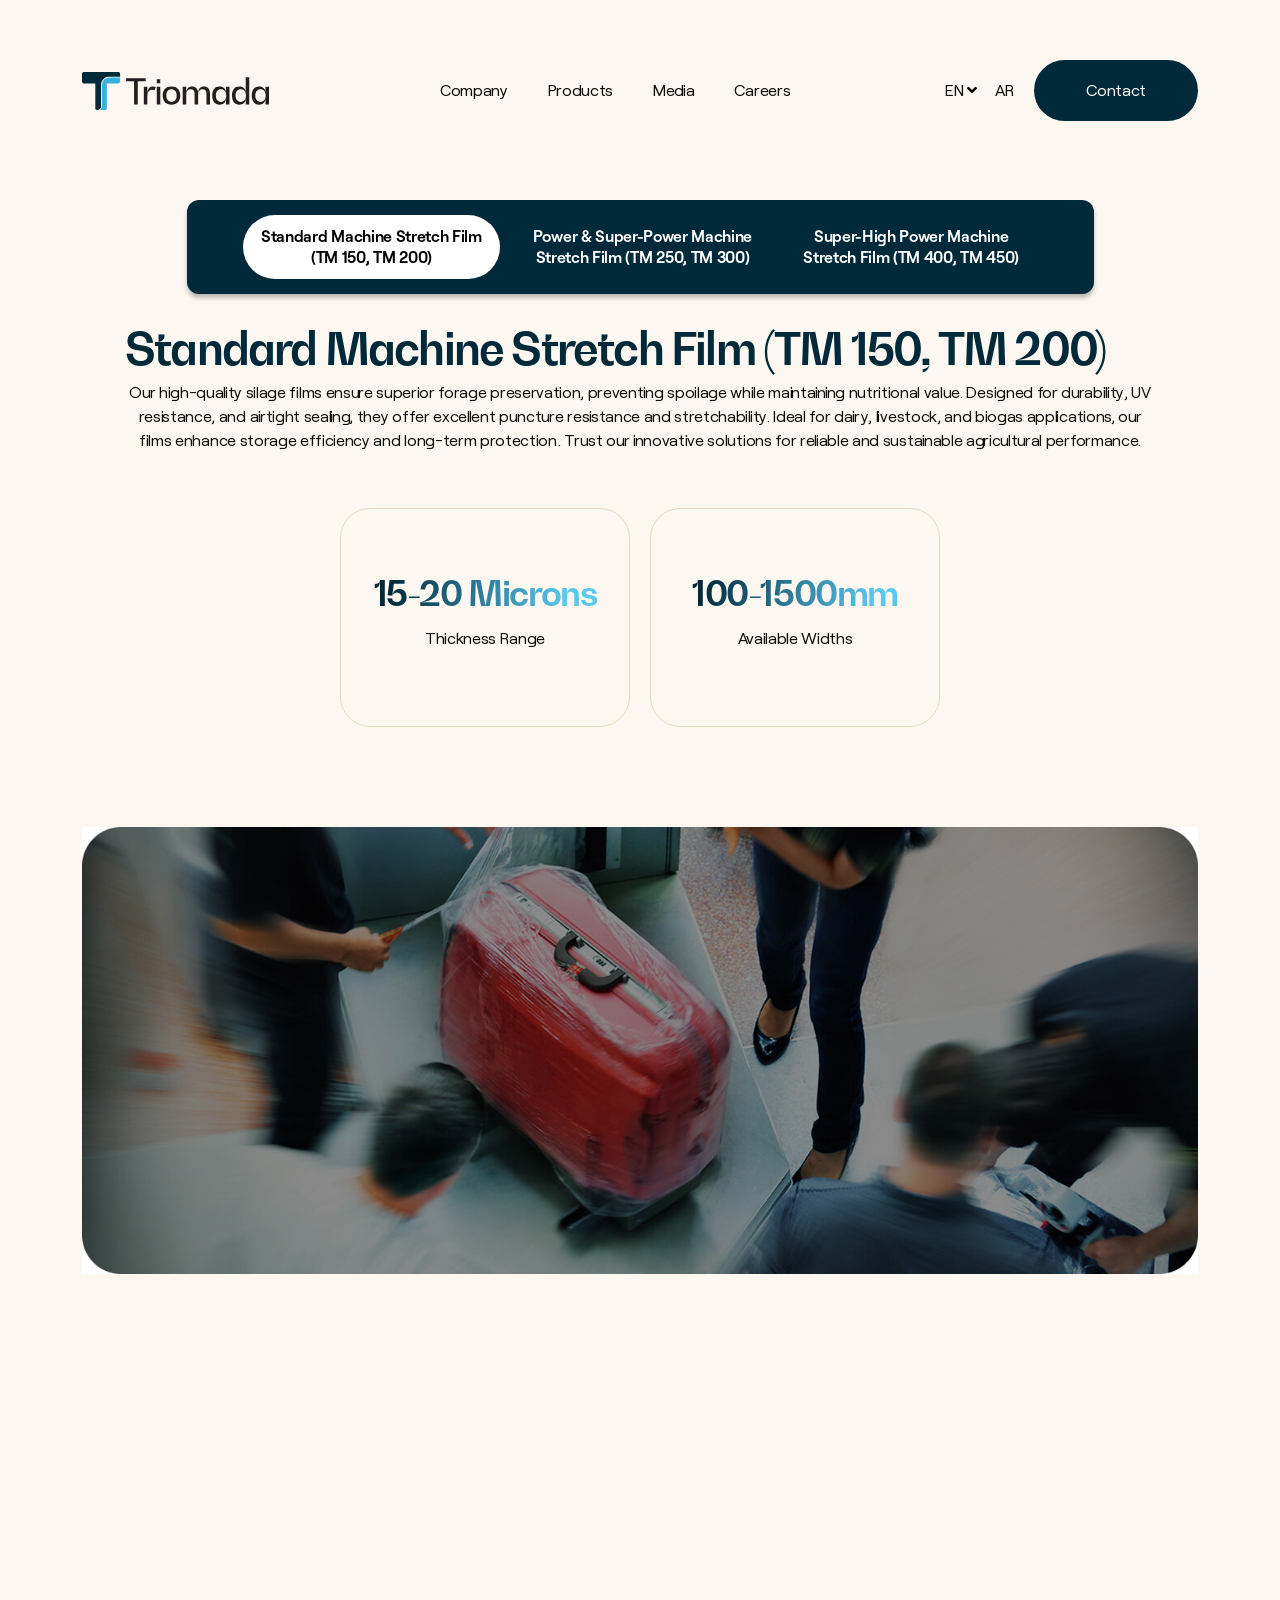
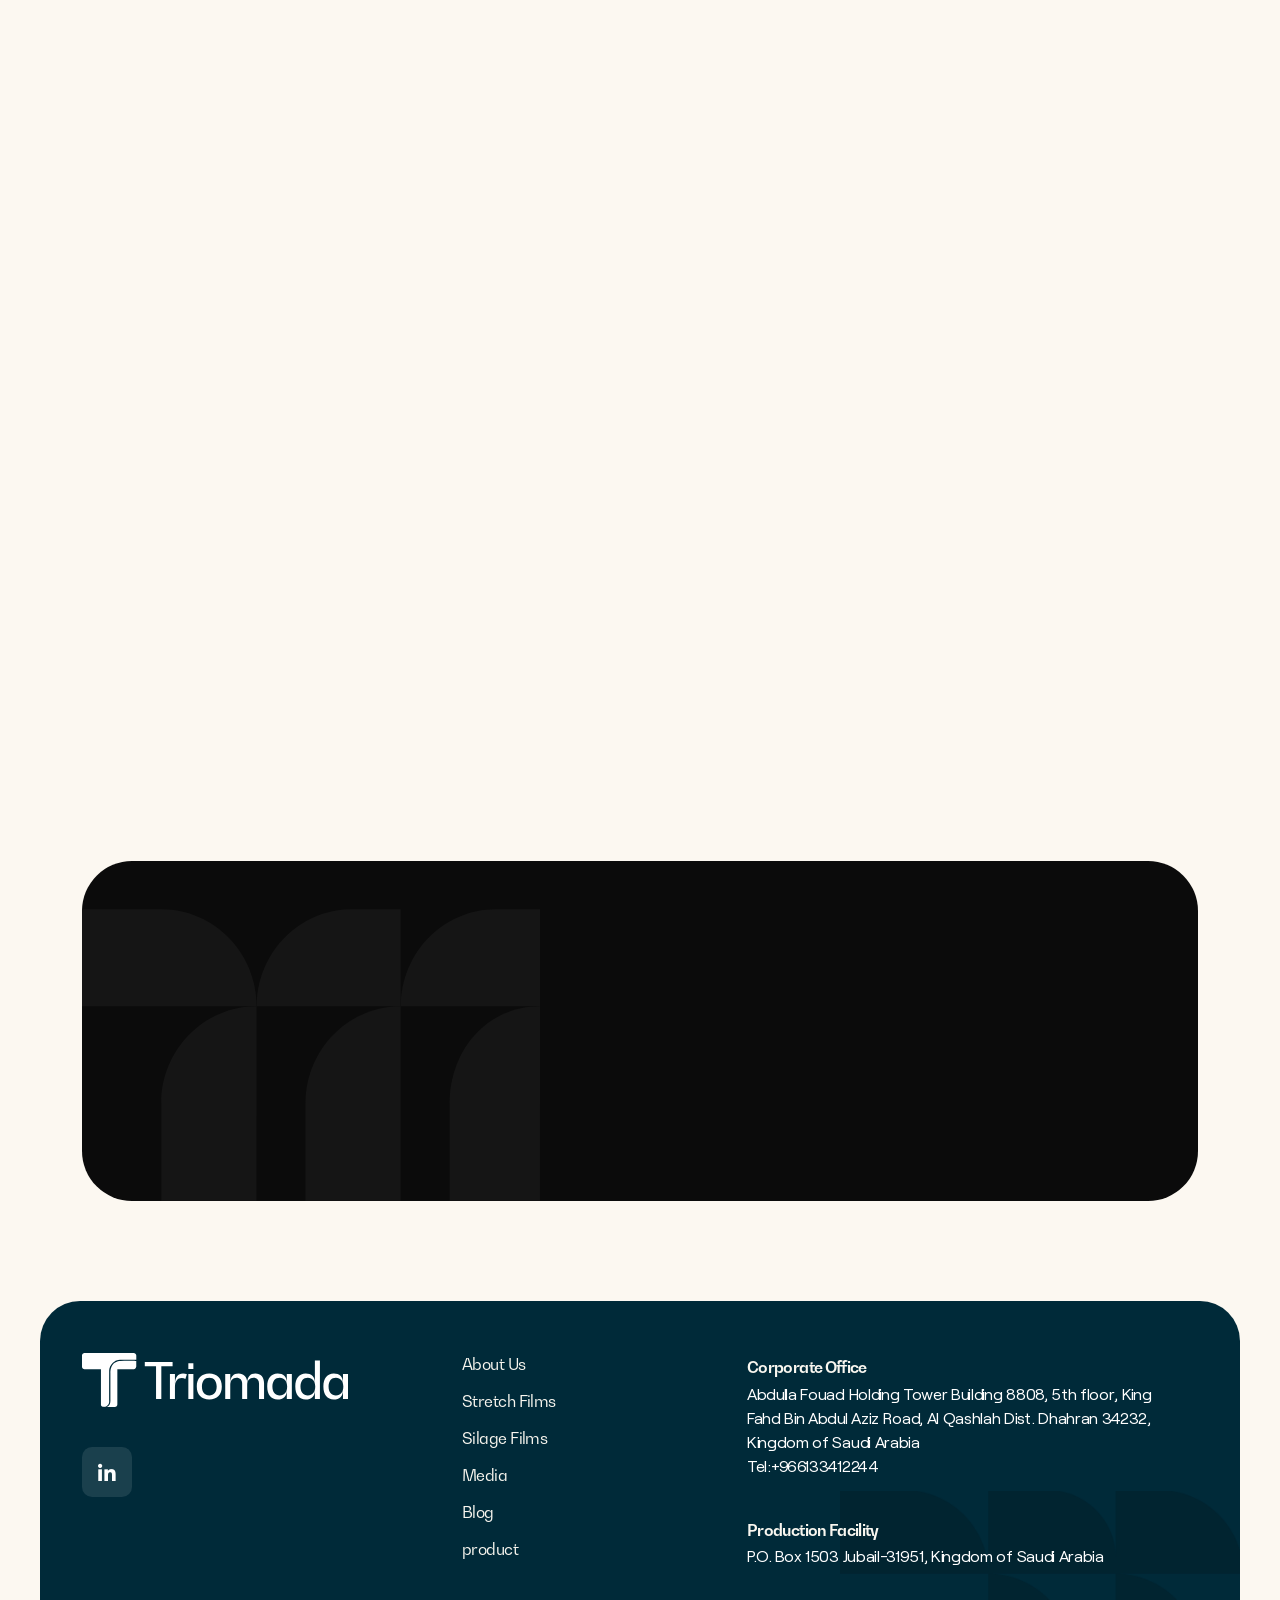
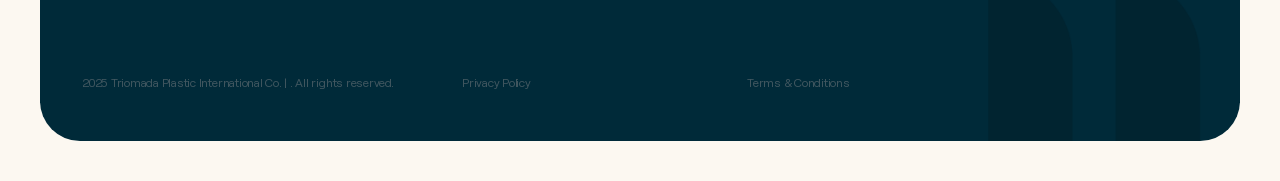
<file: product-machine.html>
<!DOCTYPE html>
<html>

<head>
  <title>Triomada product-machine</title>
  <meta name="viewport" content="width=device-width, initial-scale=1.0">
  <meta charset="utf-8">
  <link rel="icon" href="images/favicon.svg" type="image/x-icon">
  <link rel="stylesheet" href="./assets/css/bootstrap.min.css">
  <link rel="stylesheet" href="./assets/js/owlcarousel/owl.carousel.css">
  <link rel="stylesheet" href="./assets/css/aos.css" type="text/css">
  <link rel="stylesheet" href="./assets/css/fontawesome-all.min.css" type="text/css">

  <link rel="stylesheet" type="text/css" href="./assets/css/custom.css">
  <link rel="stylesheet" type="text/css" href="./assets/css/responsive.css">


</head>

<body>
  <header id="header" class="inner-header">
    <div class="container">
      <div class="header-menu">
        <nav class="navbar navbar-expand-lg navbar-dark">
          <a class="navbar-brand" href="#"><img src="./assets/images/logo2.svg" alt=""></a>
          <div class="collapse navbar-collapse" id="collapsibleNavbar">
            <ul class="navbar-nav mx-auto">
              <li class="nav-item active"><a href="#">Company</a></li>
              <li class="nav-item"><a href="#">Products</a></li>
              <li class="nav-item"><a href="Media.html">Media</a></li>
              <li class="nav-item"><a href="Careers.html">Careers</a></li>

            </ul>
            <div class="language-werrp">
              <ul>
                <li class="nav-item"><a href="#">EN <i class="fas fa-angle-down"></i></a></li>
                <li class="nav-item"><a href="#">AR</a></li>
              </ul>
            </div>

            <div class="contact-btn">
              <a href="contact.html" class="btn">Contact</a>
            </div>
          </div>

          <button class="navbar-toggler" type="button" data-bs-toggle="collapse" data-bs-target="#collapsibleNavbar">
            <div class="menu-icon">
              <span class="navicon"></span>
            </div>
          </button>
        </nav>
      </div>
    </div>
  </header><!----close header-->

  <div class="media-page product-page">
    <div class="container">

      <div class="product-tabs">
        <div class="scroll-werrp">
          <ul class="nav nav-pills m-0" id="pills-tab" role="tablist">
            <li class="nav-item" role="presentation" data-aos="zoom-in" data-aos-delay="200">
              <button class="nav-link active" id="pills-Standard-tab" data-bs-toggle="pill"
                data-bs-target="#pills-Standard" type="button" role="tab" aria-controls="pills-Standard"
                aria-selected="true">Standard Machine Stretch Film
                (TM 150, TM 200)</button>
            </li>
            <li class="nav-item" role="presentation" data-aos="zoom-in" data-aos-delay="400">
              <button class="nav-link" id="pills-Power-tab" data-bs-toggle="pill" data-bs-target="#pills-Power"
                type="button" role="tab" aria-controls="pills-Power" aria-selected="false">Power & Super-Power Machine
                Stretch Film (TM 250, TM 300)</button>
            </li>
            <li class="nav-item" role="presentation" data-aos="zoom-in" data-aos-delay="600">
              <button class="nav-link" id="pills-Super-tab" data-bs-toggle="pill" data-bs-target="#pills-Super"
                type="button" role="tab" aria-controls="pills-Super" aria-selected="false">Super-High Power Machine
                Stretch Film (TM 400, TM 450)</button>
            </li>

          </ul>
        </div>

        <div class="tab-content" id="pills-tabContent">
          <div class="tab-pane fade show active" id="pills-Standard" role="tabpanel"
            aria-labelledby="pills-Standard-tab">
            <div class="machine-cnt">
              <h2>Standard Machine Stretch Film (TM 150, TM 200)</h2>
              <p>Our high-quality silage films ensure superior forage preservation, preventing spoilage while
                maintaining nutritional value. Designed for durability, UV resistance, and airtight sealing, they
                offer excellent puncture resistance and stretchability. Ideal for dairy, livestock, and biogas
                applications, our films enhance storage efficiency and long-term protection. Trust our innovative
                solutions for reliable and sustainable agricultural performance.</p>
            </div>


            
            </div>

 
          <div class="tab-pane fade" id="pills-Power" role="tabpanel" aria-labelledby="pills-Power-tab">
            <div class="machine-cnt">
              <h2>Power & Super-Power Machine
                Stretch Film (TM 250, TM 300)</h2>
              <p>Our high-quality silage films ensure superior forage preservation, preventing spoilage while
                maintaining nutritional value. Designed for durability, UV resistance, and airtight sealing, they
                offer excellent puncture resistance and stretchability. Ideal for dairy, livestock, and biogas
                applications, our films enhance storage efficiency and long-term protection. Trust our innovative
                solutions for reliable and sustainable agricultural performance.</p>
            </div>
          </div>
          <div class="tab-pane fade" id="pills-Super" role="tabpanel" aria-labelledby="pills-Super-tab">
            <div class="machine-cnt">
              <h2>Super-High Power Machine
                Stretch Film (TM 400, TM 450)</h2>
              <p>Our high-quality silage films ensure superior forage preservation, preventing spoilage while
                maintaining nutritional value. Designed for durability, UV resistance, and airtight sealing, they
                offer excellent puncture resistance and stretchability. Ideal for dairy, livestock, and biogas
                applications, our films enhance storage efficiency and long-term protection. Trust our innovative
                solutions for reliable and sustainable agricultural performance.</p>
            </div>
          </div>

        </div>
      </div>


      <div class="intrusion-card range mt-0">
        <div class="card-werrp" data-aos="fade-up">
          <h2>15-20 Microns</h2>
          <p>Thickness Range</p>
        </div>
        <div class="card-werrp" data-aos="fade-up">
          <h2>100-1500mm</h2>
          <p>Available Widths </p>
        </div>
      </div>

      <div class="product-banner" data-aos="fade-up">
        <img src="./assets/images/product/product-bg3.jpg" alt="">
      </div>

      <div class="colours-section" data-aos="fade-up" data-aos-delay="400">
        <div class="row">
          <div class="col-lg-6">
            <div class="colours-box">
              <div class="hd2">
                <h2>Available <br>
                  Colours</h2>
              </div>

              <div class="all-colours">
                <ul>
                  <li><i class="fas fa-circle"></i> Black</li>
                  <li><i class="fas fa-circle"></i> Blue</li>
                  <li><i class="fas fa-circle"></i> Red</li>
                  <li><i class="fas fa-circle"></i> Purple</li>
                  <li><i class="fas fa-circle"></i> White</li>
                  <li><i class="fas fa-circle"></i> Green</li>
                  <li><i class="fas fa-circle"></i> Yellow</li>
                </ul>
              </div>

            </div>
          </div>

          <div class="col-lg-6">
            <div class="grid-layer2">
              <div class="percentage">
                <h5>Stretchability Percentage </h5>
                <p><span>90-160% </span></p>
              </div>
              <div class="specialty">
                <h5>Specialty Options </h5>
                <ul>
                  <li><img src="./assets/images/product/vector1.svg" alt=""> UV Resistant</li>
                  <li><img src="./assets/images/product/vector2.svg" alt=""> Generally Available</li>
                  <li><img src="./assets/images/product/vector4.svg" alt=""> Sold in White colour</li>
                </ul>
              </div>
            </div>
          </div>
        </div>
      </div>

      <div class="sustainable" data-aos="fade-up" data-aos-delay="600">
        <div class="row">
          <div class="col-lg-5 variants-bg">
            <div class="jeremy-img">
              <img src="./assets/images/product/jeremy-bishop.jpg" alt="">
            </div>
            <div class="biodeg-text">
              <h2>Sustainable <br>
                Variants</h2>
              <p>DAYRAH (PIR) 30-70% </p>
              <p>OXO-Biodegradable</p>
            </div>
          </div>

          <div class="col-lg-7 variants-bg">
            <div class="grid-layer2">
              <div class="jeremy-img">
                <img src="./assets/images/product/agriculture-beauty.jpg" alt="">
                <div class="retail-cnt">
                  <h5>Applications</h5>
                  <ul>
                    <li>Farms</li>
                    <li>Agricultural Wrapping <br>
                      of Silage</li>

                  </ul>
                </div>
              </div>

              <div class="percentage">
                <h5>Mode Of Use</h5>
                <ul>
                  <li>Manual</li>
                  <li>Automatic <br> Machine</li>
                </ul>
              </div>

            </div>
          </div>
        </div>
      </div>

      <div class="paragraph" data-aos="fade-up" data-aos-delay="600">
        <p>Our high-quality silage films ensure superior forage preservation, preventing spoilage while maintaining
          nutritional value. Designed for durability, UV resistance, and airtight sealing, they offer excellent puncture
          resistance and stretchability. Ideal for dairy, livestock, and biogas applications, our films enhance storage
          efficiency and long-term protection. Trust our innovative solutions for reliable and sustainable agricultural
          performance.</p>
      </div>

      <div class="download-section">
        <div class="sheet-cnt" data-aos="fade-up" data-aos-delay="8000">
          <h2>Download the Technical Data Sheet</h2>
          <div class="more-btn">
            <a href="#" class="btn">Download Now</a>
          </div>
        </div>
      </div>

    </div>
  </div><!----media-section-->

  <footer class="footer">
    <div class="footer-bg">
      <div class="container">
        <div class="row">
          <div class="col-md-4">
            <div class="ftr-logo">
              <a href="#"><img src="./assets/images/footer-logo.svg" alt=""></a>
            </div>
            <div class="social-icon">
              <a href="#"><i class="fab fa-linkedin-in"></i></a>
            </div>
          </div>
          <div class="col-md-3">
            <div class="ftr-menu">
              <ul>
                <li><a href="#">About Us</a></li>
                <li><a href="#">Stretch Films</a></li>
                <li><a href="#">Silage Films</a></li>
                <li><a href="#">Media</a></li>
                <li><a href="#">Blog</a></li>
                <li><a href="#">product</a></li>
              </ul>
            </div>
          </div>

          <div class="col-md-5">
            <div class="contact-adress">
              <h5>Corporate Office</h5>
              <p>Abdulla Fouad Holding Tower Building 8808, 5th floor, King
                Fahd Bin Abdul Aziz Road, Al Qashlah Dist. Dhahran 34232, Kingdom of Saudi Arabia</p>
              <p>Tel:<a href="tel:+966133412244">+966133412244</a></p>

              <div class="facility">
                <h5>Production Facility</h5>
                <p>P.O. Box 1503 Jubail-31951, Kingdom of Saudi Arabia</p>
              </div>

            </div>
          </div>


        </div>

        <div class="copyright">
          <div class="row">
            <div class="col-md-4">
              <p>2025 Triomada Plastic International Co. | . All rights reserved.</p>
            </div>
            <div class="col-md-3">
              <p>Privacy Policy</p>
            </div>
            <div class="col-md-5">
              <p>Terms & Conditions</p>
            </div>
          </div>
        </div>


      </div>
    </div>
  </footer>


  <script src="./assets/js/jquery-3.6.3.js"></script>
  <script src="./assets/js/bootstrap.bundle.min.js"></script>
  <script src="./assets/js/aos.js"></script>
  <script src="./assets/js/owlcarousel/owl.carousel.js"></script>
  <script src="./assets/js/custom.js"></script>

</body>

</html>
</file>
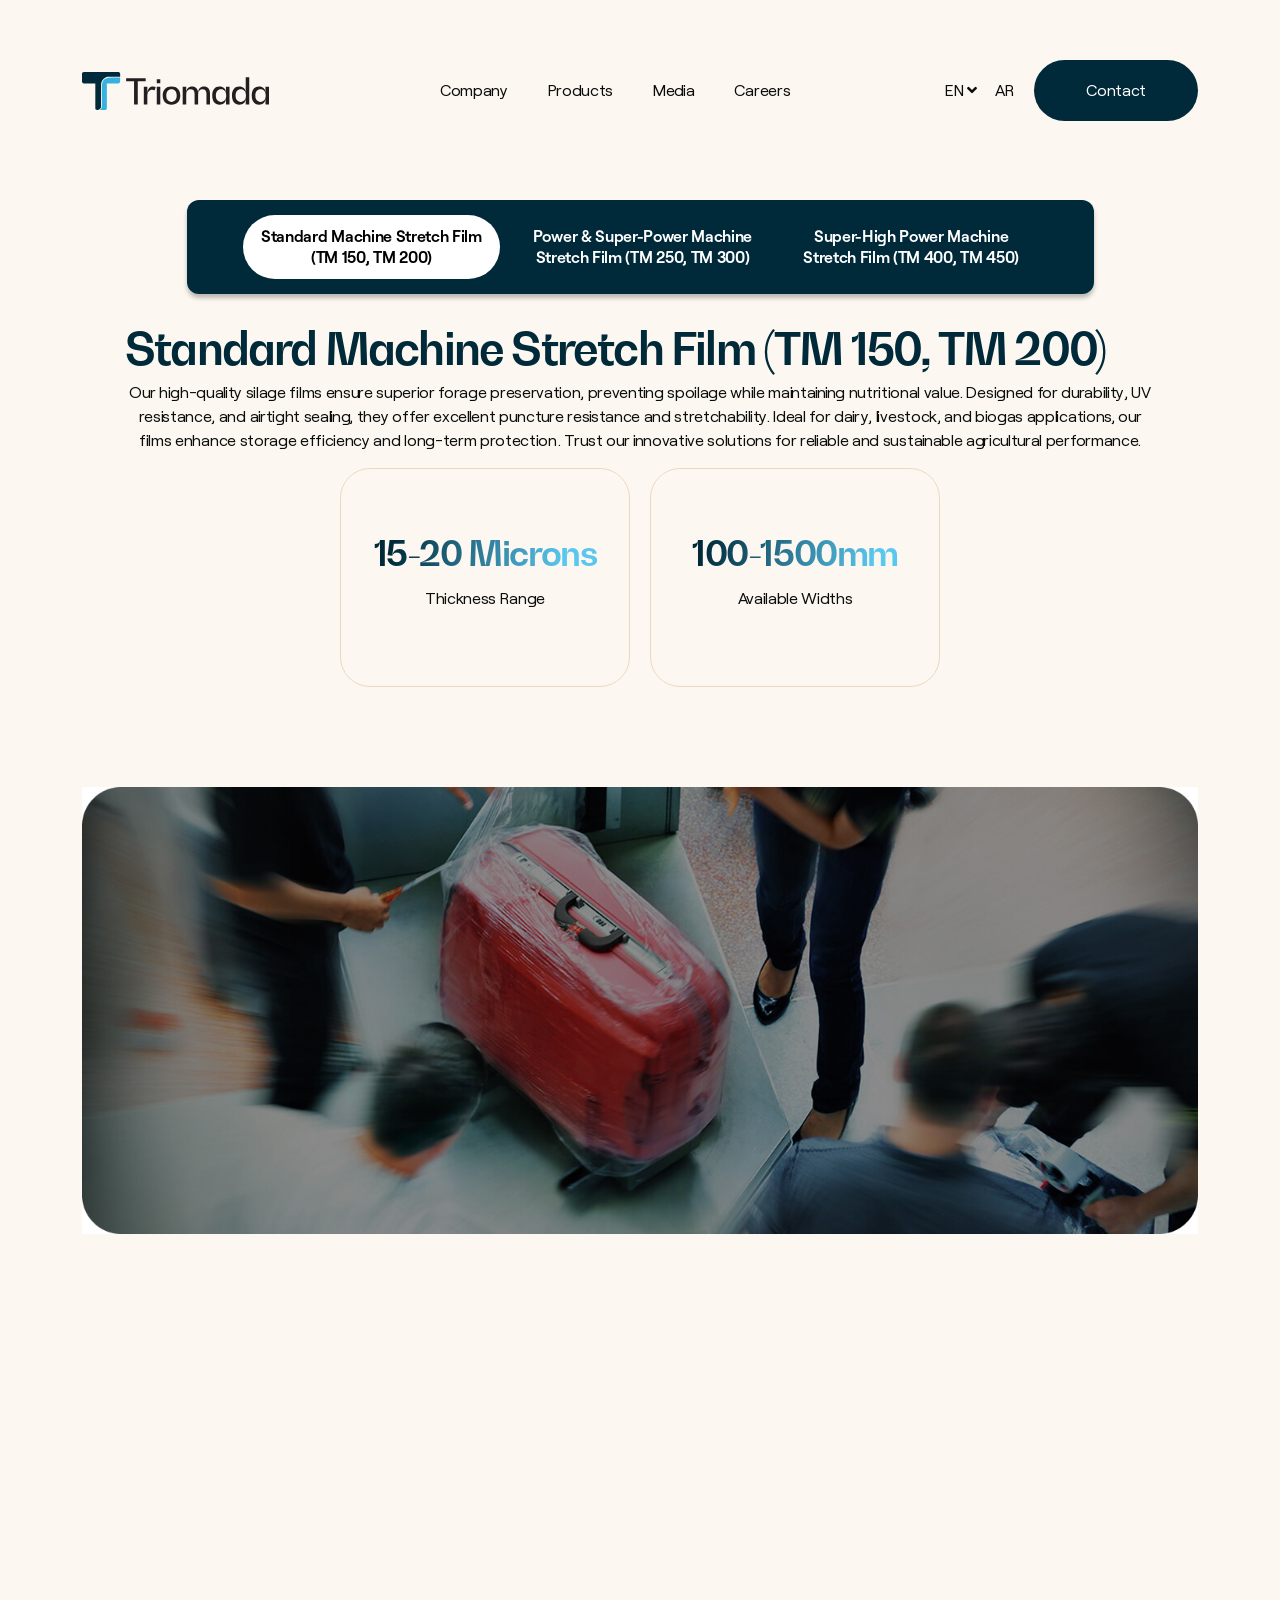
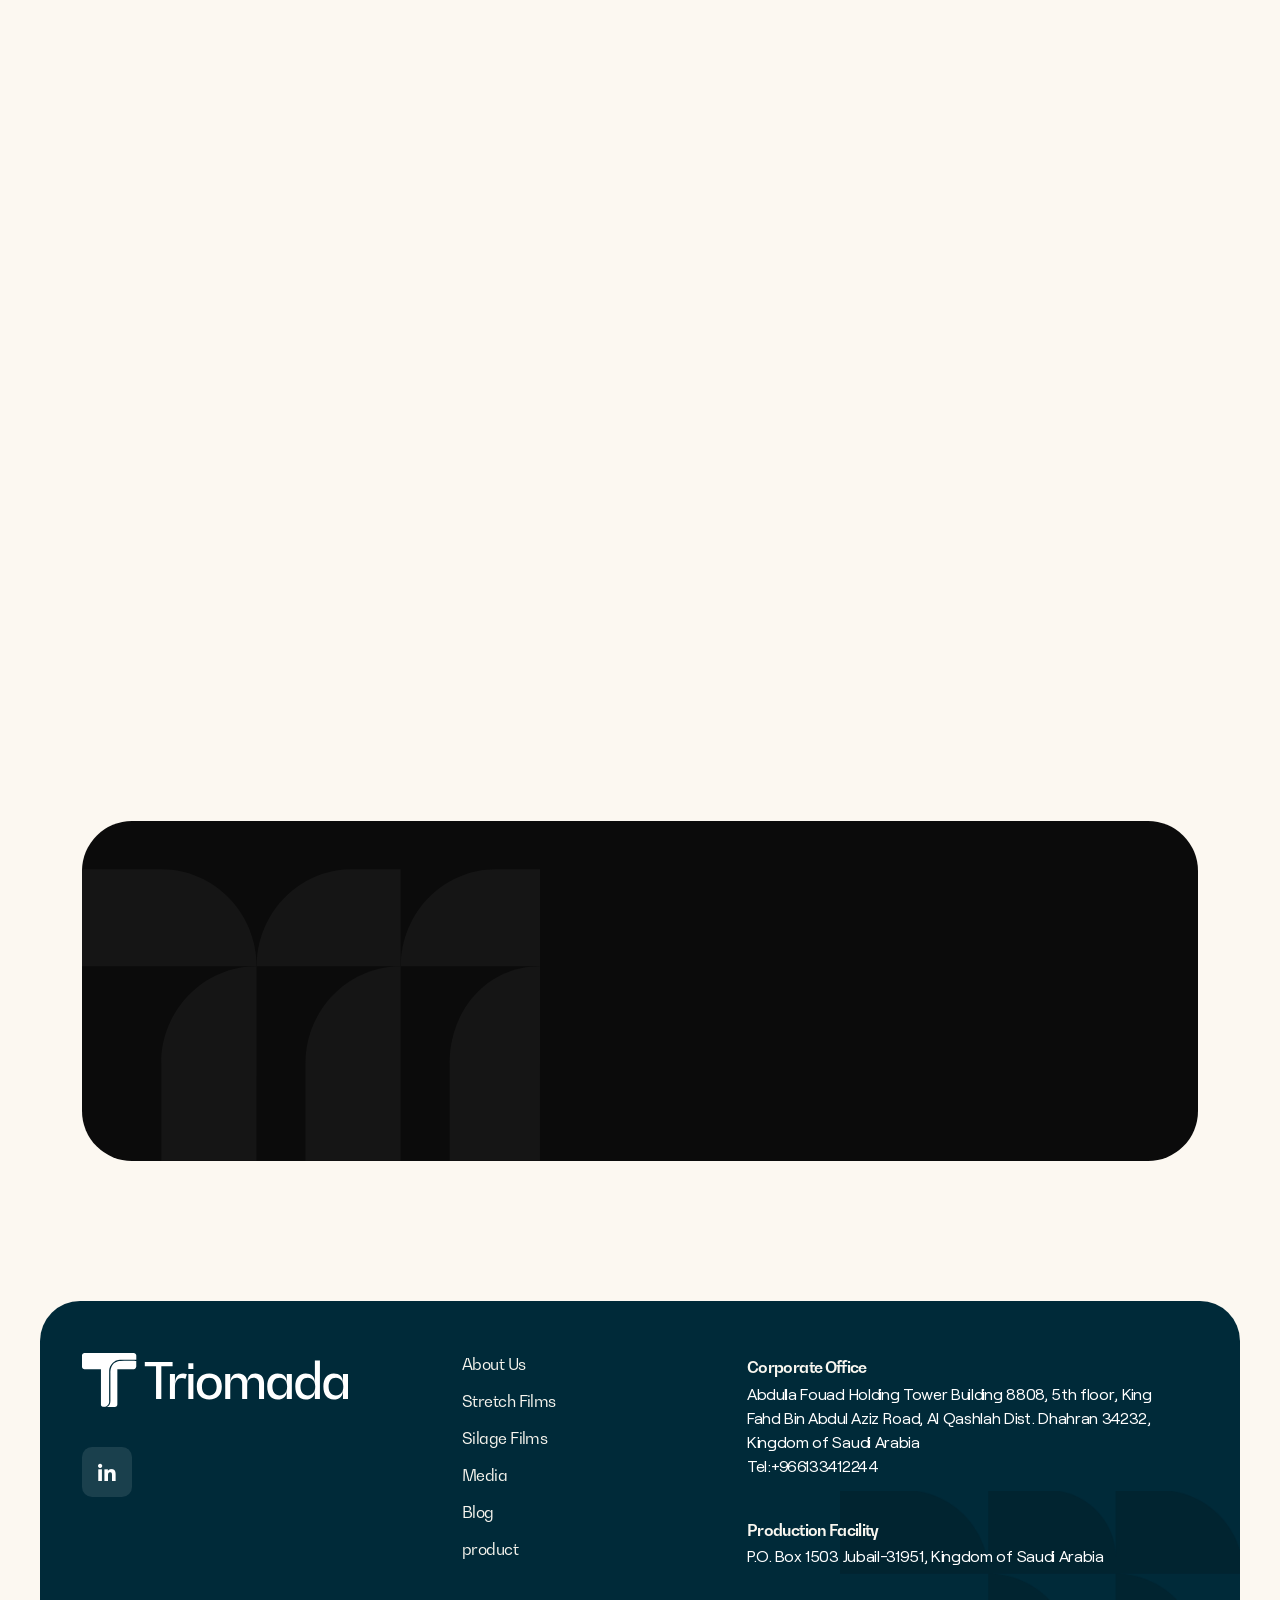
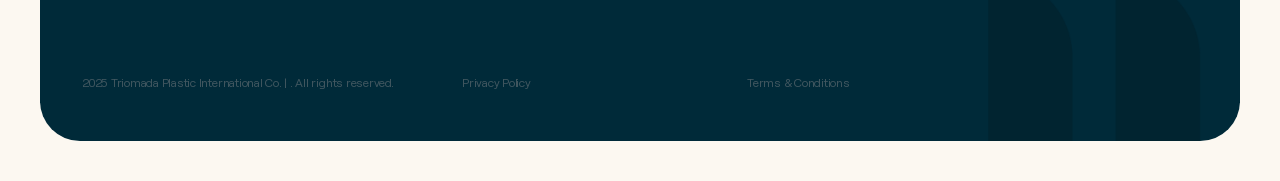
<file: product-machine2.html>
<!DOCTYPE html>
<html>

<head>
  <title>Triomada product-machine</title>
  <meta name="viewport" content="width=device-width, initial-scale=1.0">
  <meta charset="utf-8">
  <link rel="icon" href="images/favicon.svg" type="image/x-icon">
  <link rel="stylesheet" href="./assets/css/bootstrap.min.css">
  <link rel="stylesheet" href="./assets/js/owlcarousel/owl.carousel.css">
  <link rel="stylesheet" href="./assets/css/aos.css" type="text/css">
  <link rel="stylesheet" href="./assets/css/fontawesome-all.min.css" type="text/css">

  <link rel="stylesheet" type="text/css" href="./assets/css/custom.css">
  <link rel="stylesheet" type="text/css" href="./assets/css/responsive.css">


</head>

<body>
  <header id="header" class="inner-header">
    <div class="container">
      <div class="header-menu">
        <nav class="navbar navbar-expand-lg navbar-dark">
          <a class="navbar-brand" href="#"><img src="./assets/images/logo2.svg" alt=""></a>
          <div class="collapse navbar-collapse" id="collapsibleNavbar">
            <ul class="navbar-nav mx-auto">
              <li class="nav-item active"><a href="#">Company</a></li>
              <li class="nav-item"><a href="#">Products</a></li>
              <li class="nav-item"><a href="Media.html">Media</a></li>
              <li class="nav-item"><a href="Careers.html">Careers</a></li>

            </ul>
            <div class="language-werrp">
              <ul>
                <li class="nav-item"><a href="#">EN <i class="fas fa-angle-down"></i></a></li>
                <li class="nav-item"><a href="#">AR</a></li>
              </ul>
            </div>

            <div class="contact-btn">
              <a href="contact.html" class="btn">Contact</a>
            </div>
          </div>

          <button class="navbar-toggler" type="button" data-bs-toggle="collapse" data-bs-target="#collapsibleNavbar">
            <div class="menu-icon">
              <span class="navicon"></span>
            </div>
          </button>
        </nav>
      </div>
    </div>
  </header><!----close header-->

  <div class="media-page product-page">
    <div class="container">

      <div class="product-tabs">
        <div class="scroll-werrp">
          <ul class="nav nav-pills m-0" id="pills-tab" role="tablist">
            <li class="nav-item" role="presentation" data-aos="zoom-in" data-aos-delay="200">
              <button class="nav-link active" id="pills-Standard-tab" data-bs-toggle="pill"
                data-bs-target="#pills-Standard" type="button" role="tab" aria-controls="pills-Standard"
                aria-selected="true">Standard Machine Stretch Film
                (TM 150, TM 200)</button>
            </li>
            <li class="nav-item" role="presentation" data-aos="zoom-in" data-aos-delay="400">
              <button class="nav-link" id="pills-Power-tab" data-bs-toggle="pill" data-bs-target="#pills-Power"
                type="button" role="tab" aria-controls="pills-Power" aria-selected="false">Power & Super-Power Machine
                Stretch Film (TM 250, TM 300)</button>
            </li>
            <li class="nav-item" role="presentation" data-aos="zoom-in" data-aos-delay="600">
              <button class="nav-link" id="pills-Super-tab" data-bs-toggle="pill" data-bs-target="#pills-Super"
                type="button" role="tab" aria-controls="pills-Super" aria-selected="false">Super-High Power Machine
                Stretch Film (TM 400, TM 450)</button>
            </li>

          </ul>
        </div>

        <div class="tab-content" id="pills-tabContent">
          <div class="tab-pane fade show active" id="pills-Standard" role="tabpanel"
            aria-labelledby="pills-Standard-tab">
            <div class="machine-cnt">
              <h2>Standard Machine Stretch Film (TM 150, TM 200)</h2>
              <p>Our high-quality silage films ensure superior forage preservation, preventing spoilage while
                maintaining nutritional value. Designed for durability, UV resistance, and airtight sealing, they
                offer excellent puncture resistance and stretchability. Ideal for dairy, livestock, and biogas
                applications, our films enhance storage efficiency and long-term protection. Trust our innovative
                solutions for reliable and sustainable agricultural performance.</p>
            </div>

            <div class="intrusion-card range mt-0">
              <div class="card-werrp" data-aos="fade-up">
                <h2>15-20 Microns</h2>
                <p>Thickness Range</p>
              </div>
              <div class="card-werrp" data-aos="fade-up">
                <h2>100-1500mm</h2>
                <p>Available Widths </p>
              </div>
            </div>
      
            <div class="product-banner" data-aos="fade-up">
              <img src="./assets/images/product/product-bg3.jpg" alt="">
            </div>
      
            <div class="colours-section" data-aos="fade-up" data-aos-delay="400">
              <div class="row">
                <div class="col-lg-6">
                  <div class="colours-box">
                    <div class="hd2">
                      <h2>Available <br>
                        Colours</h2>
                    </div>
      
                    <div class="all-colours">
                      <ul>
                        <li><i class="fas fa-circle"></i> Black</li>
                        <li><i class="fas fa-circle"></i> Blue</li>
                        <li><i class="fas fa-circle"></i> Red</li>
                        <li><i class="fas fa-circle"></i> Purple</li>
                        <li><i class="fas fa-circle"></i> White</li>
                        <li><i class="fas fa-circle"></i> Green</li>
                        <li><i class="fas fa-circle"></i> Yellow</li>
                      </ul>
                    </div>
      
                  </div>
                </div>
      
                <div class="col-lg-6">
                  <div class="grid-layer2">
                    <div class="percentage">
                      <h5>Stretchability Percentage </h5>
                      <p><span>90-160% </span></p>
                    </div>
                    <div class="specialty">
                      <h5>Specialty Options </h5>
                      <ul>
                        <li><img src="./assets/images/product/vector1.svg" alt=""> UV Resistant</li>
                        <li><img src="./assets/images/product/vector2.svg" alt=""> Generally Available</li>
                        <li><img src="./assets/images/product/vector4.svg" alt=""> Sold in White colour</li>
                      </ul>
                    </div>
                  </div>
                </div>
              </div>
            </div>
      
            <div class="sustainable" data-aos="fade-up" data-aos-delay="600">
              <div class="row">
                <div class="col-lg-5 variants-bg">
                  <div class="jeremy-img">
                    <img src="./assets/images/product/jeremy-bishop.jpg" alt="">
                  </div>
                  <div class="biodeg-text">
                    <h2>Sustainable <br>
                      Variants</h2>
                    <p>DAYRAH (PIR) 30-70% </p>
                    <p>OXO-Biodegradable</p>
                  </div>
                </div>
      
                <div class="col-lg-7 variants-bg">
                  <div class="grid-layer2">
                    <div class="jeremy-img">
                      <img src="./assets/images/product/agriculture-beauty.jpg" alt="">
                      <div class="retail-cnt">
                        <h5>Applications</h5>
                        <ul>
                          <li>Farms</li>
                          <li>Agricultural Wrapping <br>
                            of Silage</li>
      
                        </ul>
                      </div>
                    </div>
      
                    <div class="percentage">
                      <h5>Mode Of Use</h5>
                      <ul>
                        <li>Manual</li>
                        <li>Automatic <br> Machine</li>
                      </ul>
                    </div>
      
                  </div>
                </div>
              </div>
            </div>
      
            <div class="paragraph" data-aos="fade-up" data-aos-delay="600">
              <p>Our high-quality silage films ensure superior forage preservation, preventing spoilage while maintaining
                nutritional value. Designed for durability, UV resistance, and airtight sealing, they offer excellent puncture
                resistance and stretchability. Ideal for dairy, livestock, and biogas applications, our films enhance storage
                efficiency and long-term protection. Trust our innovative solutions for reliable and sustainable agricultural
                performance.</p>
            </div>
      
            <div class="download-section">
              <div class="sheet-cnt" data-aos="fade-up" data-aos-delay="8000">
                <h2>Download the Technical Data Sheet</h2>
                <div class="more-btn">
                  <a href="#" class="btn">Download Now</a>
                </div>
              </div>
            </div>
            
            </div>

          <div class="tab-pane fade" id="pills-Power" role="tabpanel" aria-labelledby="pills-Power-tab">
            <div class="machine-cnt">
              <h2>Power & Super-Power Machine
                Stretch Film (TM 250, TM 300)</h2>
              <p>Our high-quality silage films ensure superior forage preservation, preventing spoilage while
                maintaining nutritional value. Designed for durability, UV resistance, and airtight sealing, they
                offer excellent puncture resistance and stretchability. Ideal for dairy, livestock, and biogas
                applications, our films enhance storage efficiency and long-term protection. Trust our innovative
                solutions for reliable and sustainable agricultural performance.</p>
            </div>
            <div class="intrusion-card range mt-0">
              <div class="card-werrp" data-aos="fade-up">
                <h2>15-20 Microns</h2>
                <p>Thickness Range</p>
              </div>
              <div class="card-werrp" data-aos="fade-up">
                <h2>100-1500mm</h2>
                <p>Available Widths </p>
              </div>
            </div>
      
            <div class="product-banner" data-aos="fade-up">
              <img src="./assets/images/product/product-bg3.jpg" alt="">
            </div>
      
            <div class="colours-section" data-aos="fade-up" data-aos-delay="400">
              <div class="row">
                <div class="col-lg-6">
                  <div class="colours-box">
                    <div class="hd2">
                      <h2>Available <br>
                        Colours</h2>
                    </div>
      
                    <div class="all-colours">
                      <ul>
                        <li><i class="fas fa-circle"></i> Black</li>
                        <li><i class="fas fa-circle"></i> Blue</li>
                        <li><i class="fas fa-circle"></i> Red</li>
                        <li><i class="fas fa-circle"></i> Purple</li>
                        <li><i class="fas fa-circle"></i> White</li>
                        <li><i class="fas fa-circle"></i> Green</li>
                        <li><i class="fas fa-circle"></i> Yellow</li>
                      </ul>
                    </div>
      
                  </div>
                </div>
      
                <div class="col-lg-6">
                  <div class="grid-layer2">
                    <div class="percentage">
                      <h5>Stretchability Percentage </h5>
                      <p><span>90-160% </span></p>
                    </div>
                    <div class="specialty">
                      <h5>Specialty Options </h5>
                      <ul>
                        <li><img src="./assets/images/product/vector1.svg" alt=""> UV Resistant</li>
                        <li><img src="./assets/images/product/vector2.svg" alt=""> Generally Available</li>
                        <li><img src="./assets/images/product/vector4.svg" alt=""> Sold in White colour</li>
                      </ul>
                    </div>
                  </div>
                </div>
              </div>
            </div>
      
            <div class="sustainable" data-aos="fade-up" data-aos-delay="600">
              <div class="row">
                <div class="col-lg-5 variants-bg">
                  <div class="jeremy-img">
                    <img src="./assets/images/product/jeremy-bishop.jpg" alt="">
                  </div>
                  <div class="biodeg-text">
                    <h2>Sustainable <br>
                      Variants</h2>
                    <p>DAYRAH (PIR) 30-70% </p>
                    <p>OXO-Biodegradable</p>
                  </div>
                </div>
      
                <div class="col-lg-7 variants-bg">
                  <div class="grid-layer2">
                    <div class="jeremy-img">
                      <img src="./assets/images/product/agriculture-beauty.jpg" alt="">
                      <div class="retail-cnt">
                        <h5>Applications</h5>
                        <ul>
                          <li>Farms</li>
                          <li>Agricultural Wrapping <br>
                            of Silage</li>
      
                        </ul>
                      </div>
                    </div>
      
                    <div class="percentage">
                      <h5>Mode Of Use</h5>
                      <ul>
                        <li>Manual</li>
                        <li>Automatic <br> Machine</li>
                      </ul>
                    </div>
      
                  </div>
                </div>
              </div>
            </div>
      
            <div class="paragraph" data-aos="fade-up" data-aos-delay="600">
              <p>Our high-quality silage films ensure superior forage preservation, preventing spoilage while maintaining
                nutritional value. Designed for durability, UV resistance, and airtight sealing, they offer excellent puncture
                resistance and stretchability. Ideal for dairy, livestock, and biogas applications, our films enhance storage
                efficiency and long-term protection. Trust our innovative solutions for reliable and sustainable agricultural
                performance.</p>
            </div>
      
            <div class="download-section">
              <div class="sheet-cnt" data-aos="fade-up" data-aos-delay="8000">
                <h2>Download the Technical Data Sheet</h2>
                <div class="more-btn">
                  <a href="#" class="btn">Download Now</a>
                </div>
              </div>
            </div>
          </div>

          <div class="tab-pane fade" id="pills-Super" role="tabpanel" aria-labelledby="pills-Super-tab">
            <div class="machine-cnt">
              <h2>Super-High Power Machine
                Stretch Film (TM 400, TM 450)</h2>
              <p>Our high-quality silage films ensure superior forage preservation, preventing spoilage while
                maintaining nutritional value. Designed for durability, UV resistance, and airtight sealing, they
                offer excellent puncture resistance and stretchability. Ideal for dairy, livestock, and biogas
                applications, our films enhance storage efficiency and long-term protection. Trust our innovative
                solutions for reliable and sustainable agricultural performance.</p>
            </div>
            <div class="intrusion-card range mt-0">
              <div class="card-werrp" data-aos="fade-up">
                <h2>15-20 Microns</h2>
                <p>Thickness Range</p>
              </div>
              <div class="card-werrp" data-aos="fade-up">
                <h2>100-1500mm</h2>
                <p>Available Widths </p>
              </div>
            </div>
      
            <div class="product-banner" data-aos="fade-up">
              <img src="./assets/images/product/product-bg3.jpg" alt="">
            </div>
      
            <div class="colours-section" data-aos="fade-up" data-aos-delay="400">
              <div class="row">
                <div class="col-lg-6">
                  <div class="colours-box">
                    <div class="hd2">
                      <h2>Available <br>
                        Colours</h2>
                    </div>
      
                    <div class="all-colours">
                      <ul>
                        <li><i class="fas fa-circle"></i> Black</li>
                        <li><i class="fas fa-circle"></i> Blue</li>
                        <li><i class="fas fa-circle"></i> Red</li>
                        <li><i class="fas fa-circle"></i> Purple</li>
                        <li><i class="fas fa-circle"></i> White</li>
                        <li><i class="fas fa-circle"></i> Green</li>
                        <li><i class="fas fa-circle"></i> Yellow</li>
                      </ul>
                    </div>
      
                  </div>
                </div>
      
                <div class="col-lg-6">
                  <div class="grid-layer2">
                    <div class="percentage">
                      <h5>Stretchability Percentage </h5>
                      <p><span>90-160% </span></p>
                    </div>
                    <div class="specialty">
                      <h5>Specialty Options </h5>
                      <ul>
                        <li><img src="./assets/images/product/vector1.svg" alt=""> UV Resistant</li>
                        <li><img src="./assets/images/product/vector2.svg" alt=""> Generally Available</li>
                        <li><img src="./assets/images/product/vector4.svg" alt=""> Sold in White colour</li>
                      </ul>
                    </div>
                  </div>
                </div>
              </div>
            </div>
      
            <div class="sustainable" data-aos="fade-up" data-aos-delay="600">
              <div class="row">
                <div class="col-lg-5 variants-bg">
                  <div class="jeremy-img">
                    <img src="./assets/images/product/jeremy-bishop.jpg" alt="">
                  </div>
                  <div class="biodeg-text">
                    <h2>Sustainable <br>
                      Variants</h2>
                    <p>DAYRAH (PIR) 30-70% </p>
                    <p>OXO-Biodegradable</p>
                  </div>
                </div>
      
                <div class="col-lg-7 variants-bg">
                  <div class="grid-layer2">
                    <div class="jeremy-img">
                      <img src="./assets/images/product/agriculture-beauty.jpg" alt="">
                      <div class="retail-cnt">
                        <h5>Applications</h5>
                        <ul>
                          <li>Farms</li>
                          <li>Agricultural Wrapping <br>
                            of Silage</li>
      
                        </ul>
                      </div>
                    </div>
      
                    <div class="percentage">
                      <h5>Mode Of Use</h5>
                      <ul>
                        <li>Manual</li>
                        <li>Automatic <br> Machine</li>
                      </ul>
                    </div>
      
                  </div>
                </div>
              </div>
            </div>
      
            <div class="paragraph" data-aos="fade-up" data-aos-delay="600">
              <p>Our high-quality silage films ensure superior forage preservation, preventing spoilage while maintaining
                nutritional value. Designed for durability, UV resistance, and airtight sealing, they offer excellent puncture
                resistance and stretchability. Ideal for dairy, livestock, and biogas applications, our films enhance storage
                efficiency and long-term protection. Trust our innovative solutions for reliable and sustainable agricultural
                performance.</p>
            </div>
      
            <div class="download-section">
              <div class="sheet-cnt" data-aos="fade-up" data-aos-delay="8000">
                <h2>Download the Technical Data Sheet</h2>
                <div class="more-btn">
                  <a href="#" class="btn">Download Now</a>
                </div>
              </div>
            </div>
          </div>
        </div>
      </div>

    </div>
  </div><!----media-section-->



  <footer class="footer">
    <div class="footer-bg">
      <div class="container">
        <div class="row">
          <div class="col-md-4">
            <div class="ftr-logo">
              <a href="#"><img src="./assets/images/footer-logo.svg" alt=""></a>
            </div>
            <div class="social-icon">
              <a href="#"><i class="fab fa-linkedin-in"></i></a>
            </div>
          </div>
          <div class="col-md-3">
            <div class="ftr-menu">
              <ul>
                <li><a href="#">About Us</a></li>
                <li><a href="#">Stretch Films</a></li>
                <li><a href="#">Silage Films</a></li>
                <li><a href="#">Media</a></li>
                <li><a href="#">Blog</a></li>
                <li><a href="#">product</a></li>
              </ul>
            </div>
          </div>

          <div class="col-md-5">
            <div class="contact-adress">
              <h5>Corporate Office</h5>
              <p>Abdulla Fouad Holding Tower Building 8808, 5th floor, King
                Fahd Bin Abdul Aziz Road, Al Qashlah Dist. Dhahran 34232, Kingdom of Saudi Arabia</p>
              <p>Tel:<a href="tel:+966133412244">+966133412244</a></p>

              <div class="facility">
                <h5>Production Facility</h5>
                <p>P.O. Box 1503 Jubail-31951, Kingdom of Saudi Arabia</p>
              </div>

            </div>
          </div>


        </div>

        <div class="copyright">
          <div class="row">
            <div class="col-md-4">
              <p>2025 Triomada Plastic International Co. | . All rights reserved.</p>
            </div>
            <div class="col-md-3">
              <p>Privacy Policy</p>
            </div>
            <div class="col-md-5">
              <p>Terms & Conditions</p>
            </div>
          </div>
        </div>


      </div>
    </div>
  </footer>


  <script src="./assets/js/jquery-3.6.3.js"></script>
  <script src="./assets/js/bootstrap.bundle.min.js"></script>
  <script src="./assets/js/aos.js"></script>
  <script src="./assets/js/owlcarousel/owl.carousel.js"></script>
  <script src="./assets/js/custom.js"></script>

</body>

</html>
</file>
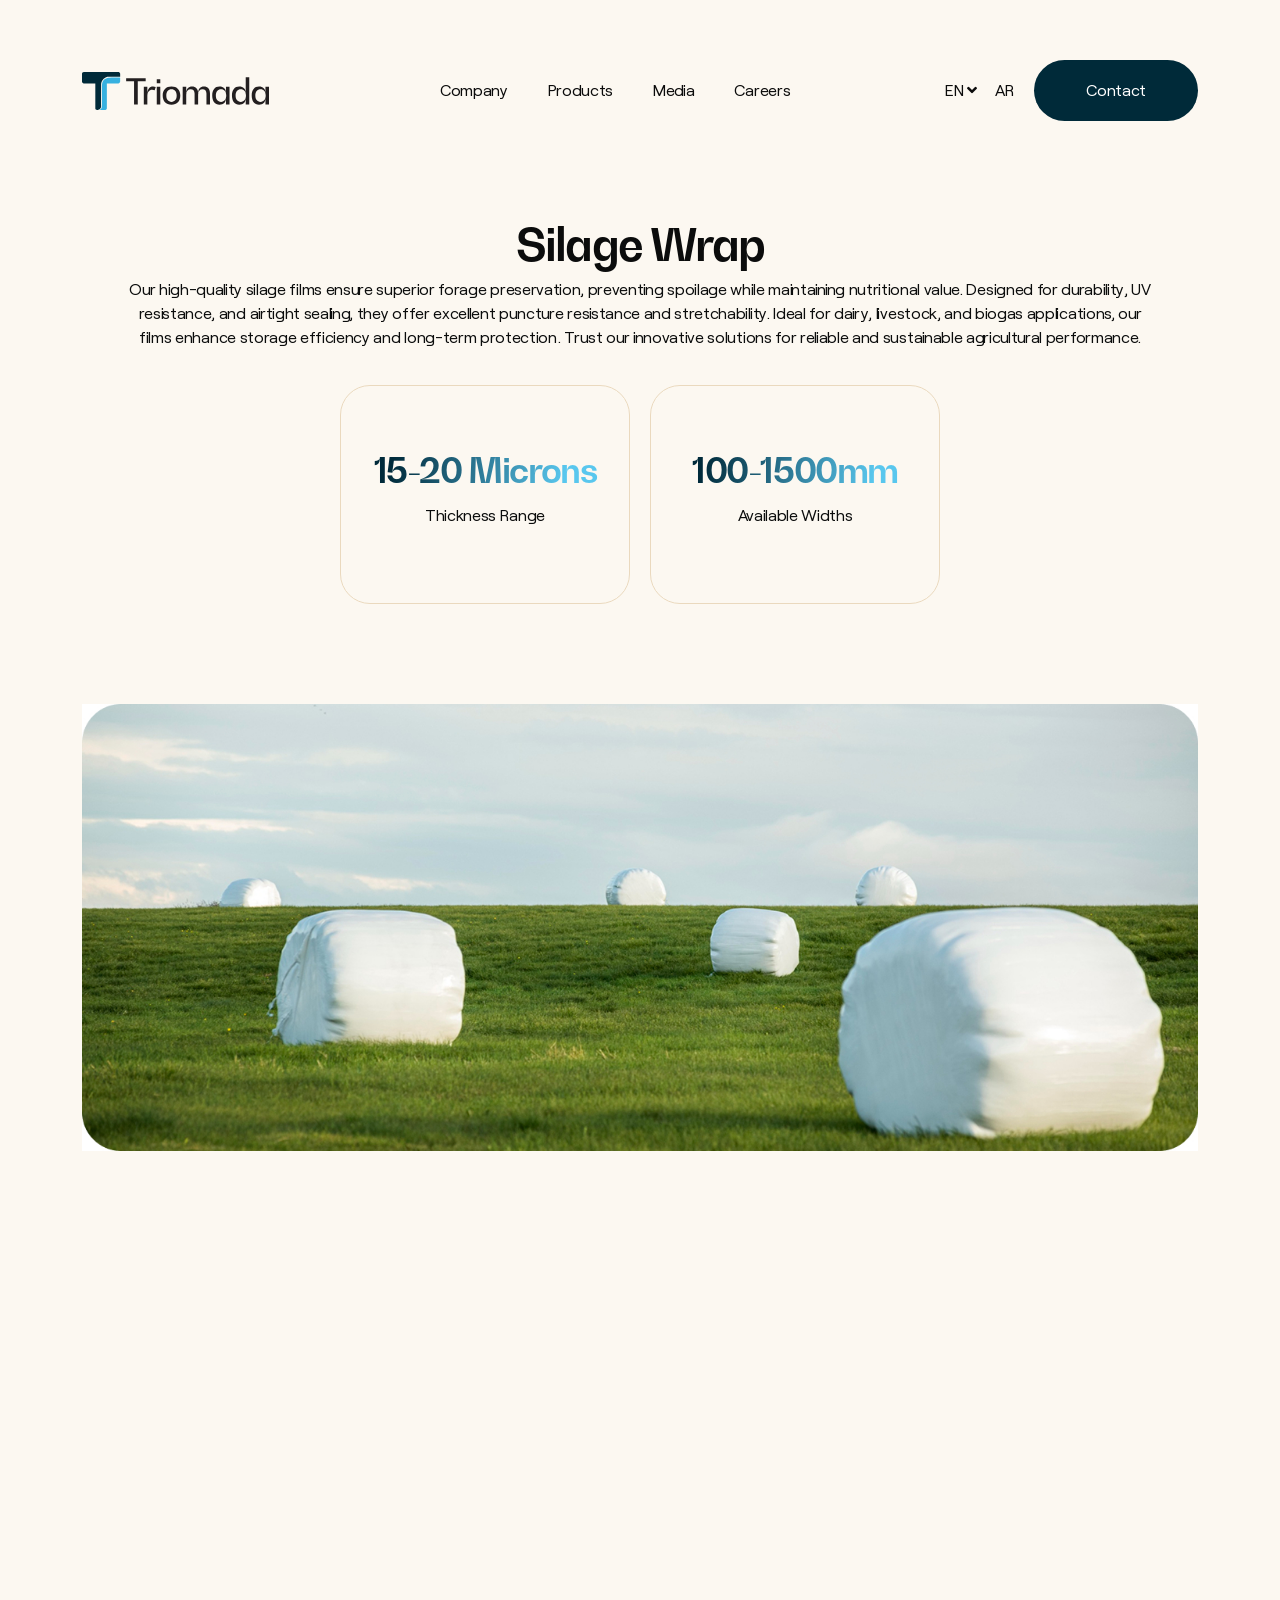
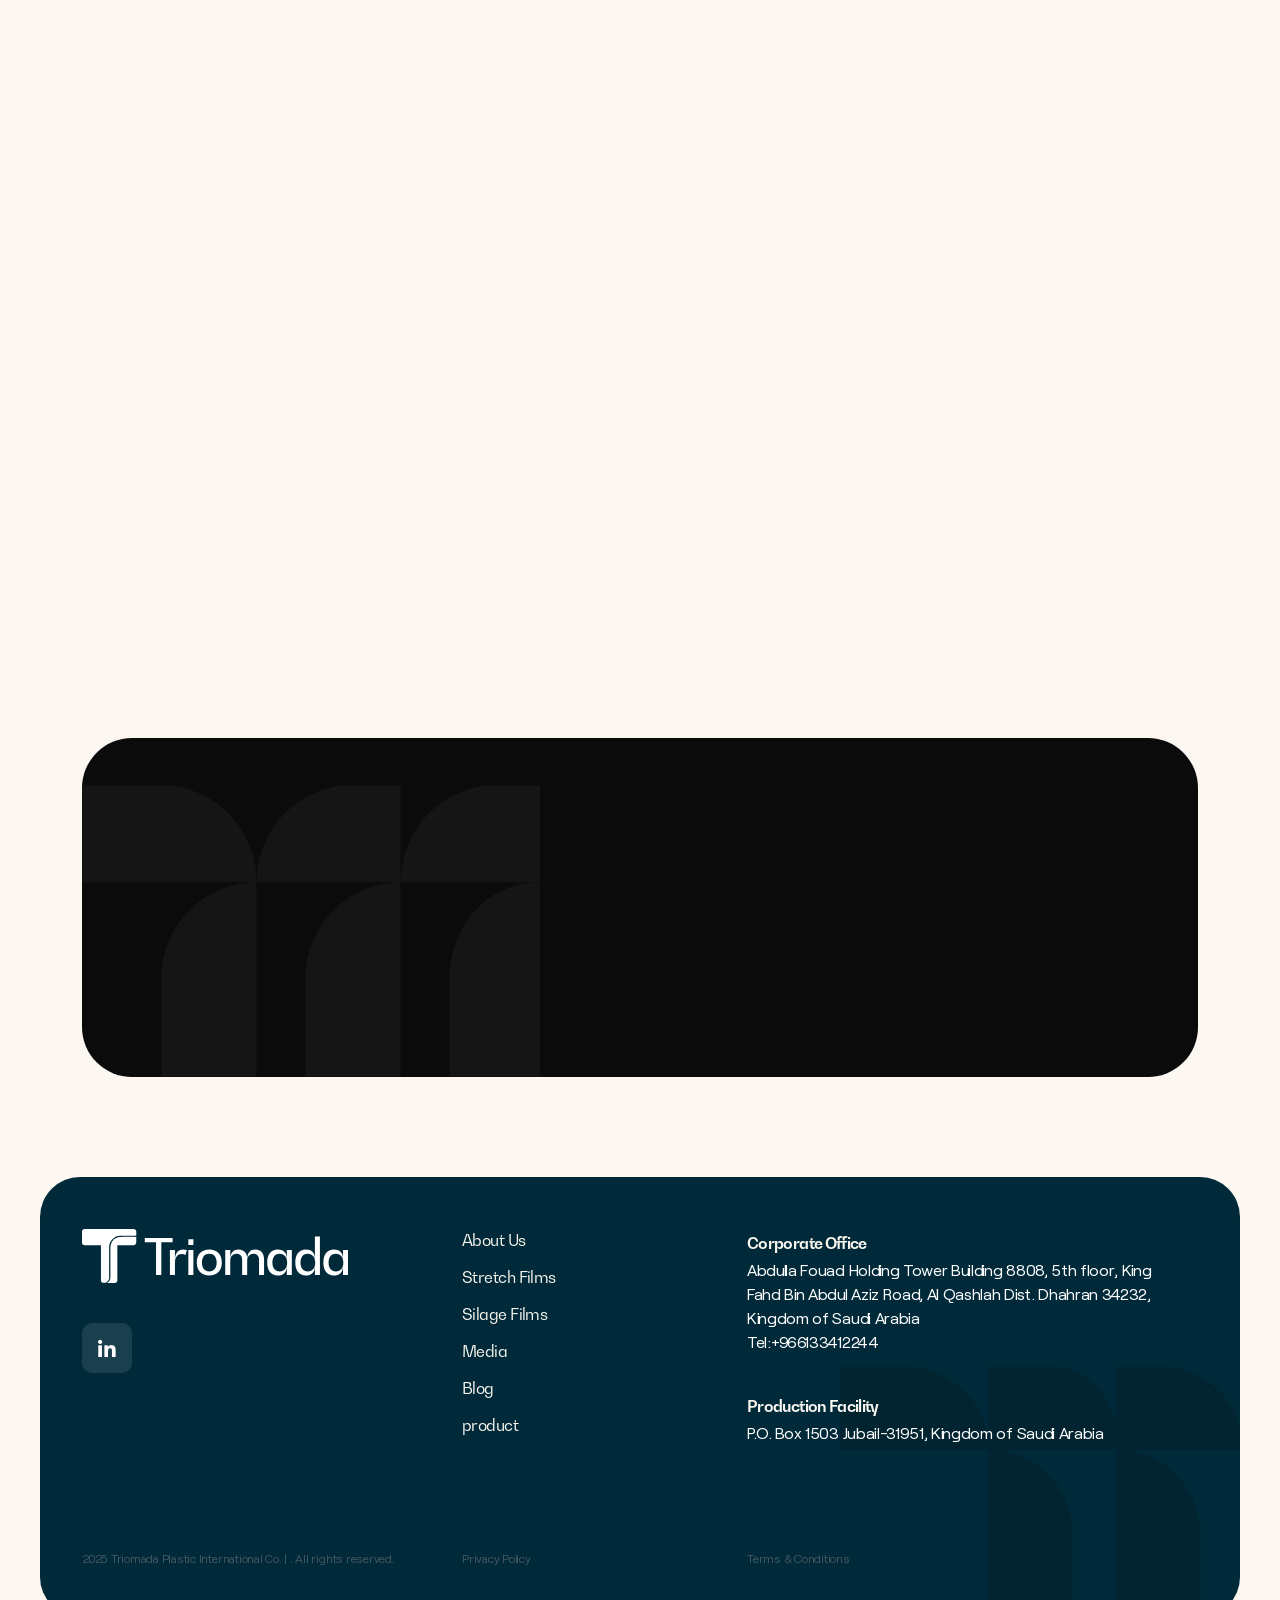
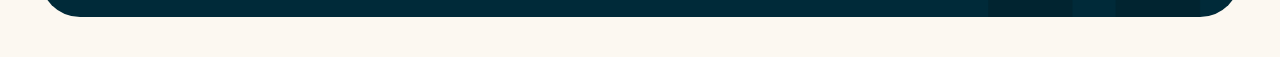
<file: product-silage.html>
<!DOCTYPE html>
<html>

<head>
  <title>Triomada Careers</title>
  <meta name="viewport" content="width=device-width, initial-scale=1.0">
  <meta charset="utf-8">
  <link rel="icon" href="images/favicon.svg" type="image/x-icon">
  <link rel="stylesheet" href="./assets/css/bootstrap.min.css">
  <link rel="stylesheet" href="./assets/js/owlcarousel/owl.carousel.css">
  <link rel="stylesheet" href="./assets/css/aos.css" type="text/css">
  <link rel="stylesheet" href="./assets/css/fontawesome-all.min.css" type="text/css">

  <link rel="stylesheet" type="text/css" href="./assets/css/custom.css">
  <link rel="stylesheet" type="text/css" href="./assets/css/responsive.css">


</head>

<body>
  <header id="header" class="inner-header">
    <div class="container">
      <div class="header-menu">
        <nav class="navbar navbar-expand-lg navbar-dark">
          <a class="navbar-brand" href="#"><img src="./assets/images/logo2.svg" alt=""></a>
          <div class="collapse navbar-collapse" id="collapsibleNavbar">
            <ul class="navbar-nav mx-auto">
              <li class="nav-item active"><a href="#">Company</a></li>
              <li class="nav-item"><a href="#">Products</a></li>
              <li class="nav-item"><a href="Media.html">Media</a></li>
              <li class="nav-item"><a href="Careers.html">Careers</a></li>

            </ul>
            <div class="language-werrp">
              <ul>
                <li class="nav-item"><a href="#">EN <i class="fas fa-angle-down"></i></a></li>
                <li class="nav-item"><a href="#">AR</a></li>
              </ul>
            </div>

            <div class="contact-btn">
              <a href="contact.html" class="btn">Contact</a>
            </div>
          </div>

          <button class="navbar-toggler" type="button" data-bs-toggle="collapse" data-bs-target="#collapsibleNavbar">
            <div class="menu-icon">
              <span class="navicon"></span>
            </div>
          </button>
        </nav>
      </div>
    </div>
  </header><!----close header-->

  <div class="media-page product-page">
    <div class="container">
      <div class="career-hd protectwarp" data-aos="zoom-in" data-aos-duration="3000">
        <h2>Silage Wrap</h2>
        <p>Our high-quality silage films ensure superior forage preservation, preventing spoilage while maintaining
          nutritional value. Designed for durability, UV resistance, and airtight sealing, they offer excellent puncture
          resistance and stretchability. Ideal for dairy, livestock, and biogas applications, our films enhance storage
          efficiency and long-term protection. Trust our innovative solutions for reliable and sustainable agricultural
          performance.</p>
      </div>

      <div class="intrusion-card range mt-0">
        <div class="card-werrp" data-aos="fade-up">
          <h2>15-20 Microns</h2>
          <p>Thickness Range</p>
        </div>
        <div class="card-werrp" data-aos="fade-up">
          <h2>100-1500mm</h2>
          <p>Available Widths </p>
        </div>
      </div>

      <div class="product-banner" data-aos="fade-up" data-aos-delay="200">
        <img src="./assets/images/product/product-bg2.jpg" alt="">
      </div>

      <div class="colours-section" data-aos="fade-up" data-aos-delay="400">
        <div class="row">
          <div class="col-lg-6">
            <div class="colours-box">
              <div class="hd2">
                <h2>Available <br>
                  Colours</h2>
              </div>

              <div class="all-colours">
                <ul>
                  <li><i class="fas fa-circle"></i> Black</li>
                  <li><i class="fas fa-circle"></i> Blue</li>
                  <li><i class="fas fa-circle"></i> Red</li>
                  <li><i class="fas fa-circle"></i> Purple</li>
                  <li><i class="fas fa-circle"></i> White</li>
                  <li><i class="fas fa-circle"></i> Green</li>
                  <li><i class="fas fa-circle"></i> Yellow</li>
                </ul>
              </div>

            </div>
          </div>

          <div class="col-lg-6">
            <div class="grid-layer2">
              <div class="percentage">
                <h5>Stretchability Percentage </h5>
                <p><span>90-160% </span></p>
              </div>
              <div class="specialty">
                <h5>Specialty Options </h5>
                <ul>
                  <li><img src="./assets/images/product/vector1.svg" alt=""> UV Resistant</li>
                  <li><img src="./assets/images/product/vector2.svg" alt=""> Generally Available</li>
                  <li><img src="./assets/images/product/vector4.svg" alt=""> Sold in White colour</li>
                </ul>
              </div>
            </div>
          </div>
        </div>
      </div>

      <div class="sustainable" data-aos="fade-up" data-aos-delay="600">
        <div class="row">
          <div class="col-lg-5 variants-bg">
            <div class="jeremy-img">
              <img src="./assets/images/product/jeremy-bishop.jpg" alt="">
            </div>
            <div class="biodeg-text">
              <h2>Sustainable <br>
                Variants</h2>
              <p>DAYRAH (PIR) 30-70% </p>
              <p>OXO-Biodegradable</p>
            </div>
          </div>

          <div class="col-lg-7 variants-bg">
            <div class="grid-layer2">
              <div class="jeremy-img">
                <img src="./assets/images/product/agriculture-beauty.jpg" alt="">
                <div class="retail-cnt">
                  <h5>Applications</h5>
                  <ul>
                    <li>Farms</li>
                    <li>Agricultural Wrapping <br>
                      of Silage</li>

                  </ul>
                </div>
              </div>

              <div class="percentage">
                <h5>Mode Of Use</h5>
                <ul>
                  <li>Manual</li>
                  <li>Automatic <br> Machine</li>
                </ul>
              </div>

            </div>
          </div>
        </div>
      </div>

      <div class="paragraph" data-aos="fade-up" data-aos-delay="600">
        <p>Our high-quality silage films ensure superior forage preservation, preventing spoilage while maintaining
          nutritional value. Designed for durability, UV resistance, and airtight sealing, they offer excellent puncture
          resistance and stretchability. Ideal for dairy, livestock, and biogas applications, our films enhance storage
          efficiency and long-term protection. Trust our innovative solutions for reliable and sustainable agricultural
          performance.</p>
      </div>

      <div class="download-section" >
        <div class="sheet-cnt" data-aos="fade-up" data-aos-delay="600">
          <h2>Download the Technical Data Sheet</h2>
          <div class="more-btn">
            <a href="#" class="btn">Download Now</a>
          </div>
        </div>
      </div>

    </div>
  </div><!----media-section-->

  <footer class="footer">
    <div class="footer-bg">
      <div class="container">
        <div class="row">
          <div class="col-md-4">
            <div class="ftr-logo">
              <a href="#"><img src="./assets/images/footer-logo.svg" alt=""></a>
            </div>
            <div class="social-icon">
              <a href="#"><i class="fab fa-linkedin-in"></i></a>
            </div>
          </div>
          <div class="col-md-3">
            <div class="ftr-menu">
              <ul>
                <li><a href="#">About Us</a></li>
                <li><a href="#">Stretch Films</a></li>
                <li><a href="#">Silage Films</a></li>
                <li><a href="#">Media</a></li>
                <li><a href="#">Blog</a></li>
                <li><a href="#">product</a></li>
              </ul>
            </div>
          </div>

          <div class="col-md-5">
            <div class="contact-adress">
              <h5>Corporate Office</h5>
              <p>Abdulla Fouad Holding Tower Building 8808, 5th floor, King
                Fahd Bin Abdul Aziz Road, Al Qashlah Dist. Dhahran 34232, Kingdom of Saudi Arabia</p>
              <p>Tel:<a href="tel:+966133412244">+966133412244</a></p>

              <div class="facility">
                <h5>Production Facility</h5>
                <p>P.O. Box 1503 Jubail-31951, Kingdom of Saudi Arabia</p>
              </div>

            </div>
          </div>


        </div>

        <div class="copyright">
          <div class="row">
            <div class="col-md-4">
              <p>2025 Triomada Plastic International Co. | . All rights reserved.</p>
            </div>
            <div class="col-md-3">
              <p>Privacy Policy</p>
            </div>
            <div class="col-md-5">
              <p>Terms & Conditions</p>
            </div>
          </div>
        </div>


      </div>
    </div>
  </footer>


  <script src="./assets/js/jquery-3.6.3.js"></script>
  <script src="./assets/js/bootstrap.bundle.min.js"></script>
  <script src="./assets/js/aos.js"></script>
  <script src="./assets/js/owlcarousel/owl.carousel.js"></script>
  <script src="./assets/js/custom.js"></script>

</body>

</html>
</file>
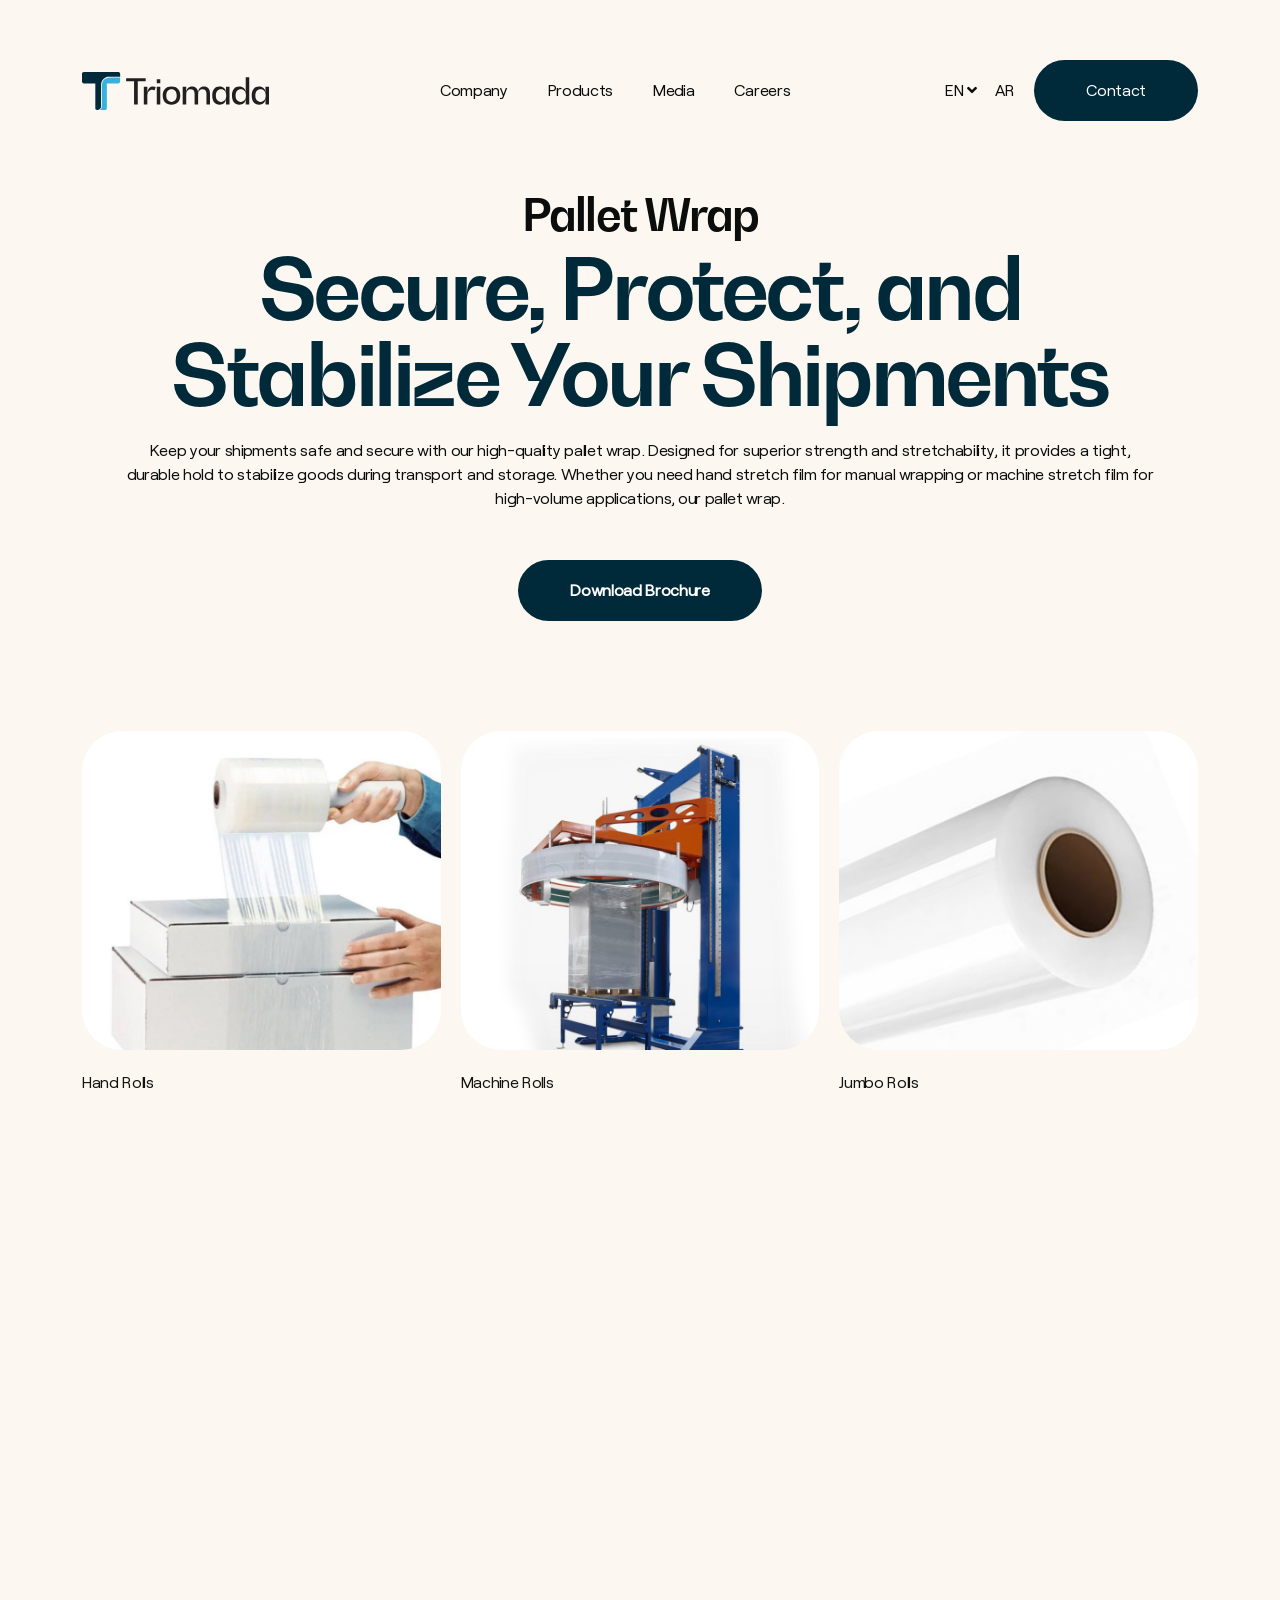
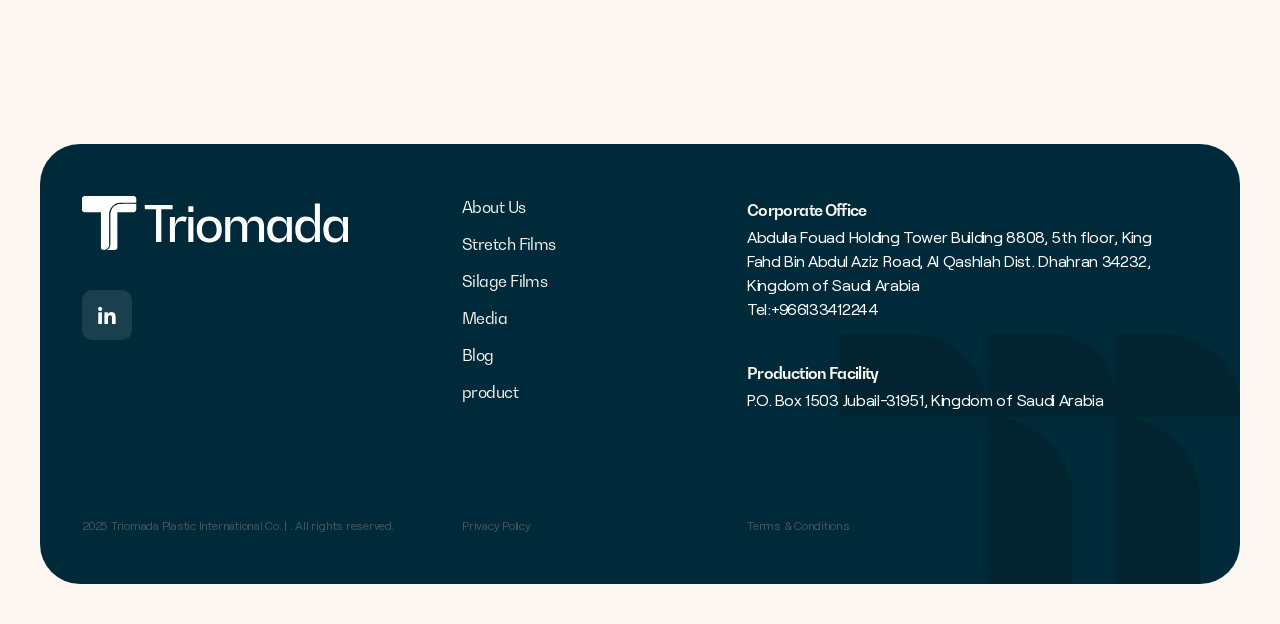
<file: Product.html>
<!DOCTYPE html>
<html>

<head>
  <title>Triomada Careers</title>
  <meta name="viewport" content="width=device-width, initial-scale=1.0">
  <meta charset="utf-8">
  <link rel="icon" href="images/favicon.svg" type="image/x-icon">
  <link rel="stylesheet" href="./assets/css/bootstrap.min.css">
  <link rel="stylesheet" href="./assets/js/owlcarousel/owl.carousel.css">
  <link rel="stylesheet" href="./assets/css/aos.css" type="text/css">
  <link rel="stylesheet" href="./assets/css/fontawesome-all.min.css" type="text/css">

  <link rel="stylesheet" type="text/css" href="./assets/css/custom.css">
  <link rel="stylesheet" type="text/css" href="./assets/css/responsive.css">


</head>

<body>
  <header id="header" class="inner-header">
    <div class="container">
      <div class="header-menu">
        <nav class="navbar navbar-expand-lg navbar-dark">
          <a class="navbar-brand" href="#"><img src="./assets/images/logo2.svg" alt=""></a>
          <div class="collapse navbar-collapse" id="collapsibleNavbar">
            <ul class="navbar-nav mx-auto">
              <li class="nav-item active"><a href="#">Company</a></li>
              <li class="nav-item"><a href="#">Products</a></li>
              <li class="nav-item"><a href="Media.html">Media</a></li>
              <li class="nav-item"><a href="Careers.html">Careers</a></li>

            </ul>
            <div class="language-werrp">
              <ul>
                <li class="nav-item"><a href="#">EN <i class="fas fa-angle-down"></i></a></li>
                <li class="nav-item"><a href="#">AR</a></li>
              </ul>
            </div>

            <div class="contact-btn">
              <a href="contact.html" class="btn">Contact</a>
            </div>
          </div>

          <button class="navbar-toggler" type="button" data-bs-toggle="collapse" data-bs-target="#collapsibleNavbar">
            <div class="menu-icon">
              <span class="navicon"></span>
            </div>
          </button>
        </nav>
      </div>
    </div>
  </header><!----close header-->

  <div class="media-page product-page">
    <div class="container">
      <div class="career-hd" data-aos="zoom-in" data-aos-duration="3000">
        <h2>Pallet Wrap</h2>
        <h3>Secure, Protect, and Stabilize Your Shipments</h3>
        <p>Keep your shipments safe and secure with our high-quality pallet wrap. Designed for superior strength and
          stretchability, it provides a tight, durable hold to stabilize goods during transport and storage. Whether you
          need hand stretch film for manual wrapping or machine stretch film for high-volume applications, our pallet
          wrap.</p>
        <div class="more-btn brochure">
          <a href="#" class="btn">Download Brochure</a>
        </div>
      </div>

      <div class="product-layer">
        <div class="grid-layer3">
          <div class="blog-box" data-aos="fade-up" data-aos-delay="200">
            <div class="blog-img">
              <img src="./assets/images/product/wrap-around1.jpg" alt="">
            </div>
            <div class="hand-cnt">
              <p>Hand Rolls</p>
            </div>
          </div>

          <div class="blog-box" data-aos="fade-up" data-aos-delay="200">
            <div class="blog-img">
              <img src="./assets/images/product/wrap-around2.jpg" alt="">
            </div>
            <div class="hand-cnt">
              <p>Machine Rolls</p>
            </div>
          </div>

          <div class="blog-box" data-aos="fade-up" data-aos-delay="200">
            <div class="blog-img">
              <img src="./assets/images/product/wrap-around3.jpg" alt="">
            </div>
            <div class="hand-cnt">
              <p>Jumbo Rolls</p>
            </div>
          </div>
        </div>
      </div>

      <div class="silage-section">
        <div class="row">
          <div class="col-lg-6 silage-img" data-aos="fade-up" data-aos-delay="200">
            <img src="./assets/images/product/Silage1.jpg" alt="">
            <div class="silage-cnt">
              <h2>Silage Wraps</h2>
              <p>Keep your shipments safe and secure with our high-quality pallet wrap.</p>
              <a href="#" class="arrow-img"><img src="./assets/images/arrow.svg" alt=""></a>
            </div>
          </div>
          <div class="col-lg-6 silage-img" data-aos="fade-up" data-aos-delay="400">
            <img src="./assets/images/product/Silage-2.jpg" alt="">
            <div class="silage-cnt2">
              <h3>Any questions or queries? We are here to solve them all.</h3>
              <div class="more-btn text-center">
              <a href="#" class="btn">Contact Us</a>
            </div>
            </div>
          </div>
        </div>
      </div>

    </div>
  </div><!----media-section-->

  <footer class="footer">
    <div class="footer-bg">
      <div class="container">
        <div class="row">
          <div class="col-md-4">
            <div class="ftr-logo">
              <a href="#"><img src="./assets/images/footer-logo.svg" alt=""></a>
            </div>
            <div class="social-icon">
              <a href="#"><i class="fab fa-linkedin-in"></i></a>
            </div>
          </div>
          <div class="col-md-3">
            <div class="ftr-menu">
              <ul>
                <li><a href="#">About Us</a></li>
                <li><a href="#">Stretch Films</a></li>
                <li><a href="#">Silage Films</a></li>
                <li><a href="#">Media</a></li>
                <li><a href="#">Blog</a></li>
                <li><a href="#">product</a></li>
              </ul>
            </div>
          </div>

          <div class="col-md-5">
            <div class="contact-adress">
              <h5>Corporate Office</h5>
              <p>Abdulla Fouad Holding Tower Building 8808, 5th floor, King
                Fahd Bin Abdul Aziz Road, Al Qashlah Dist. Dhahran 34232, Kingdom of Saudi Arabia</p>
              <p>Tel:<a href="tel:+966133412244">+966133412244</a></p>

              <div class="facility">
                <h5>Production Facility</h5>
                <p>P.O. Box 1503 Jubail-31951, Kingdom of Saudi Arabia</p>
              </div>

            </div>
          </div>


        </div>

        <div class="copyright">
          <div class="row">
            <div class="col-md-4">
              <p>2025 Triomada Plastic International Co. | . All rights reserved.</p>
            </div>
            <div class="col-md-3">
              <p>Privacy Policy</p>
            </div>
            <div class="col-md-5">
              <p>Terms & Conditions</p>
            </div>
          </div>
        </div>


      </div>
    </div>
  </footer>


  <script src="./assets/js/jquery-3.6.3.js"></script>
  <script src="./assets/js/bootstrap.bundle.min.js"></script>
  <script src="./assets/js/aos.js"></script>
  <script src="./assets/js/owlcarousel/owl.carousel.js"></script>
  <script src="./assets/js/custom.js"></script>

</body>

</html>
</file>
<file: assets/css/responsive.css>
@media (max-width:1390.8px) {
    .banner-werrp{padding: 46% 0px 0px 0px;}
    .bottom-cnt {padding-top: 50px;}
    .proudly-card h4{margin-bottom: 74px;}
 



}


@media (max-width:1260.8px) {
    .pallet-sec{height: 438px;}
    .tittle-hd h2{font-size: 60px;}
    #header{padding: 0px 10px;}
    .card-box{padding: 60px 20px;}
    .get-werrp h2{font-size: 32px; line-height: 36px;}

}


@media (max-width:1024.8px) {
   
    .address-info::after{width: 390px; height: 310px;}
    .contact-section .Production{padding: 80px 25px;}
    .infom-form{padding: 80px 25px;}

}


@media (max-width:991.8px) {
    #header {background: #fcf8f1;z-index: 999;position: relative;top: 0px; padding: 33px 20px;}
    .navbar-toggler{top: 10px;}
    .navbar-collapse {position: absolute;top: 100%;width: 100%;background: #002A3A;left: 0px; z-index: 9999; transition: .5s; padding: 20px 30px;}
    .header-menu .navbar-nav li a {color: #fff !important;font-size: 28px; margin: 0px 0px 30px 0px; line-height: normal; display: inline-block;}
    .header-menu .navbar-nav li a:hover{color:#fff;}
    .language-werrp li a{color: #fff !important;}
    .language-werrp ul{margin-right: auto;  margin-bottom: 20px;}
    .inner-header .contact-btn a.btn {background: #fff;color: #002A39;}



    .moblie{display: block;}
    .desktop{display: none;}
    .banner-section{padding: 10px 15px 0px 15px;}
    .banner-werrp{padding: 56% 0px 0px 0px;}
    .tittle-hd h2{font-size: 55px; height: auto; line-height: normal;}
    .partner-section{padding: 80px 0px;}
    .layer-grid{grid-template-columns: repeat(2, 1fr);padding: 80px 0px 40px 0px;}
    .card-box{margin-bottom: 20px;}
    .product-section{padding: 0px 0px 80px;}
    .pallet-sec{height: auto;}
    .rightsec li {margin-bottom: 20px;}
    .rightsec li a{font-size: 15px;}
    .rightsec h4{font-size: 40px; margin-bottom: 10px;}
    .rightsec .arrow{margin-top: 0px;}
    .rightsec{padding:20px;}
    .rightsec p{margin-bottom: 20px;}
    .lefsec img{width: 100%; height: 100%;}
    .steps-section{padding: 0px 0px 80px;}
    .effort-cnt{left: 0px; padding: 0px 40px;}
    .sustain-img .round-img img{width: 100%; margin-bottom: 20px;}
    .resources{padding: 5px 0px 80px;}
    .grid-layer3{grid-template-columns: repeat(2, 1fr); padding-bottom: 40px;}
    .blog-box{margin-bottom: 20px;}
    .footer{padding: 0px 20px 20px 20px;}

    .media-page{padding: 10px 0px 80px;}
    .blog-box{margin-top: 0px;}

    .career-hd.protectwarp {padding: 0px 0px 0px 0px;}
    .career-hd h2{font-size: 28px;}
    .video-section{padding: 80px 0px 0px 0px;}
    .play-button{top: 56%;}
    .bottomcnt h2{font-size: 28px;}
    a#playicon img {width: 36px;height: 36px; background: #353535c9;border-radius: 50px;}
    .bottomcnt{top: 70%;}
    .vision-section{margin-left: auto; padding: 40px 0px;}
    .academic {margin: 40px 0px;}


   /*--slider about---*/
   .media-page.about-page{padding: 10px 0px 0px;}


   .pivotal-moments{padding: 80px 0px;}
   .growing-cnt h2{font-size: 28px; text-align: center;}
   .growing-cnt h2 br{display: none;}
   .controls{left: 30px; top: 40%;}
   .controls.next{right: 30px;}
   .dates-wrap {left: calc(50vw - 154px);}
   .time-line{height: 360px;}
   .date-year h2{font-size: 16px;line-height: 22px;letter-spacing: -0.64px; max-width: 176px; margin: 0 auto; left: 78px;}
   .date-text p{font-size: 18px; line-height: normal;}
   .date-text p span{font-size: 14px;}
   .dates-overflow{height: 110px;}



   .global-section{padding: 80px 0px;}
   .presence-bg{padding: 40px 0px 30px;}
   .global-hd h2{font-size: 32px; line-height: 32px;}
   .Countries {margin-bottom: 0px;}
   .Sales-werrp {padding: 40px 20px 0px 20px;display: flex;align-items: center;justify-content: space-between;}

   .testing-cnt{padding: 30px 25px;}
   .testing-cnt h2{font-size: 28px; line-height: normal;letter-spacing: -1.12px; max-width: 303px; margin-bottom: 20px;}
   .testing-cnt li{font-size: 18px; line-height: 40px;}
   .service-img img{height: 480px;}
   .labslider2 .owl-dots{left: 0px; right: 0px; text-align: center; bottom: 30px;}
   .labslider2 .owl-theme .owl-dots .owl-dot span{width: 15px; height: 15px;}

   .service-box{padding: 40px 25px; height: auto; margin-top: 20px;}
   .proudly-cnt h2{font-size: 28px; line-height: 32px; margin-bottom: 30px; max-width: 304px;}
   .service-box::after{width: 142px;height: 129px;}

   .retrieval-section{padding: 0px;}
   .standard-cnt h2{font-size: 32px; line-height: 32px;}
   .standard-cnt {background: #F2ECE2;padding: 30px 25px;border-radius: 50px;}
   .brands-hd h2{font-size: 28px; line-height: 32px; }

   .contact-section .Production{margin-top: 0px;}
   .get-hd h2{font-size: 32px; line-height: 38px;}
   .address-info::after {width: 320px;height: 290px;}
   .get-werrp h2 br{display: none;}

   .media-page.career-page{padding: 10px 0px 80px;}
   .career-slider .owl-prev:before{left: 0%; margin: inherit;}
   .career-slider .owl-next:before{margin: inherit; right: 0%; left: 60px;}
   .intensive{margin-left: inherit; padding: 80px 0px 20px;}
   .Open-section{padding: 0px 0px 80px;}
   .purchase-cnt h2{font-size: 32px; line-height: 36px;}

   .scroll-tabs .nav-pills .nav-link{padding: 10px 15px; font-size: 14px;}

   .sustainable{padding: 40px 0px 60px;}
   .product-banner{padding: 60px 0px;}
   .colours-box{height: inherit; margin-bottom: 20px;}
   .specialty{height: inherit;}
   .percentage{height: inherit;}
   .variants-bg .percentage{height: inherit;}
   .jeremy-img img{height: inherit;}
   .jeremy-img{margin-top: 20px;}
   .variants-bg .percentage{margin-top: 20px;}
   .download-section{margin-top: 60px; border-radius: 24px;}

   .product-tabs {padding: 0px 0px 40px 0px;}

   .scroll-werrp .nav-link{font-size: 14px; padding: 7px 8px;}

}




@media (max-width:767.8px) {
    .proudly-card h4{font-size: 38px;}
   
    .evangeline{bottom: 28px;}
    .social-icon{margin-bottom: 25px;}


}

@media (max-width:576.8px) {
    .container{padding: 0px 15px;}
    .tittle-hd{padding: 0px 20px; bottom: 40px;}
    .banner-werrp{height: 450px;}
     .tittle-hd h2 {font-size: 48px;}
     .rightsec{padding: 38px 25px;}
     .effort-cnt{padding: 0px 30px;}
     .manufacturer{padding: 52px 30px;}
     .proudly-card{padding: 40px 30px;}
     .copyright p{font-size: 14px;}
     .footer-bg{padding: 50px 20px 20px 20px; }
     .footer {padding: 0px;}
     .ftr-menu {margin-bottom: 15px;}
     .copyright{padding-top: 50px;}
     .copyright p{margin-bottom: 5px;}

     .card-box{padding: 50px 20px; border-radius: 24px;}
     .card-box h4{color: #000;}
     .facility {margin-top: 30px;}
     
     /*--about slider ----*/
     .dates-wrap {left: calc(48vw - 100px);}
     .date-year:before{width: 100%;}
     .date {width: 160px;}    
     .date-year h2{max-width: inherit; left: 0px;}


     .contact-section{padding:10px 0px 80px 0px;}
     .contact-section .Production{padding: 30px 25px; margin: 0px; border-radius: 24px;}
     .email-get{margin-top: 40px;}
     .address-1{margin-top: 20px;}
     .address-info{margin-left: inherit;}
     .address-info::after {width: 500px;height: 100%;right: auto;left: 0px;bottom: -45px;}
     .infom-form{padding: 30px 20px; border-radius: 24px;}
     .get-hd h2{margin-bottom: 40px;}
     .contact-form .form-control{height: 40px;}
     .form-section{padding: 0px 0px 80px;}

     .career-hd{padding: 10px 0px 80px;}
     .purchase-cnt h2 {font-size: 28px;line-height: 32px;}
     .supportive {border-radius: 24px;padding: 0px;}
     .purchase-cnt{padding: 30px 25px;}
     .Open-section h2{font-size: 28px;line-height: 32px;}
     .intensive h2{font-size: 28px;line-height: 32px; margin-bottom: 80px;}
     .career-hd h2{line-height: 32px;}

     .media-hd {padding: 10px 0px 20px 0px;}
     .media-hd h2{font-size: 32px; line-height: 36px;}

     .detail-img img{padding-bottom: 80px;}
     .media-hd h2 br{display: none;}
     .privacy-hd{padding: 10px 0px 80px;}


     .scroll-werrp {overflow-x: auto;flex-wrap: nowrap;-webkit-overflow-scrolling: touch; padding: 12px;}
    .scroll-werrp ul {flex-wrap: nowrap;width: max-content;}
    .scroll-werrp .nav-link {font-size: 14px;padding: 8px 14px;}

    .machine-cnt h2{font-size: 35px; line-height: 38px;}
    .product-tabs {padding: 0px 0px 0px 0px;}

}


  


@media (max-width:480.8px) {
  
    .footer-bg::after{width: 340px; height: 210px;}
    .effort-cnt h4{font-size: 40px;}
    .layer-grid {grid-template-columns: repeat(1, 1fr);}
    .rightsec h4{margin-bottom: 30px;}
    .rightsec p{margin-bottom: 35px;}
    .rightsec li{margin-bottom: 35px;}
    .rightsec .arrow {position: absolute;top: 40px;right: 25px;}
    .bottom-cnt {padding-top: 58px;}

    .card-werrp{margin-top: 20px;}
    .tittle-hd h2 {font-size: 32px; max-width: 279px;}
    .tittle-hd p{font-size: 14px; line-height: 18px; max-width: 265; margin: 0 auto;}
    .section-title h2{ font-size: 28px;line-height: 32px;letter-spacing: -1.12px;}
    .product-section h2{font-size: 40px; margin-bottom: 30px;}
  
    .proudly-card h4 {font-size: 30px; line-height: 30px;}
    .resources h4{font-size: 32px; margin-bottom: 30px;}
    .evangeline{padding: 20px 30px;}

    .address-info::after {width: 370px;}

    .academic p {max-width: 380px;}
    .grid-layer3 {grid-template-columns: repeat(1, 1fr);}

    .scroll-tabs .nav-pills .nav-link {padding: 10px 12px;  font-size: 12px;
        letter-spacing: -0.24px;}
    ul#pills-tab{gap: 0px 5px;}


    .blog-img img{border-radius: 24px;}
    .evangeline{bottom: 15px;}

    .colours-box h2{font-size: 35px; line-height: 35px; margin-bottom: 20px;}
    .colours-box{display: block; padding: 40px 20px;}
    .grid-layer2 { grid-template-columns: repeat(1, 1fr);}
    .specialty{padding: 40px 20px; margin-top: 20px;}
    .percentage{padding: 40px 20px;}
    .biodeg-text{padding: 40px 20px; top: 10px;}
    .biodeg-text h2{font-size: 35px; line-height: 35px; margin-bottom: 20px;} 
    .retail-cnt{padding: 40px 20px; top: 10px;}

    .sheet-cnt h2{font-size: 35px; line-height: 38px;}
    .download-section::after{width: 340px; height: 240px;}
    .download-section{padding: 60px 10px;}
    .biodeg-text p{line-height: normal;}


}

@media (max-width:425.8px) {
    .controls{left: 10px; top: 40%;}
    .controls.next{right: 10px;}
    .date-year h2{font-size: 15px;}

    .purchase-cnt h2 {font-size: 24px;line-height: 28px;}
    .purchase-cnt h2 br {display: none;}

    .scroll-tabs {overflow-x: auto; white-space: nowrap;display: flex;flex-wrap: nowrap;scrollbar-width: thin; }
    .scroll-tabs::-webkit-scrollbar {height: 2px; }
    .scroll-tabs::-webkit-scrollbar-thumb {background: #ccc;border-radius: 10px;}
    .scroll-tabs ul {display: flex;flex-wrap: nowrap;}
    
    .scroll-tabs .nav-pills .nav-link{font-size: 14px; padding: 10px 15px;}
 
    .download-section::after {width: 280px;height: 185px;}
    .machine-cnt h2{font-size: 30px;}

}

@media (max-width:376.8px) {
    .intrusion-card .card-werrp {padding: 40px 10px;}
    .tittle-hd h2 {font-size: 38px;}
    .tittle-hd p{font-size: 16px; line-height:22px;}
    .section-title h2 {font-size: 38px;}
    .card-box h4 {font-size: 28px;line-height: 32px;}
    .rightsec ul {grid-template-columns: repeat(1, 1fr);}
    .rightsec li {margin-bottom: 30px;}
    .rightsec li a{font-size: 16px;}
    .rightsec p {margin-bottom: 30px;}
    .rightsec .arrow {margin-top: 10px;}
    .effort-cnt h4 { line-height: 32px;font-size: 30px;}
    .effort-cnt a.btn{padding: 20px 30px;}
    .effort-cnt p{margin-bottom: 20px;}
    .effort-cnt{top: 35px;}
    .proudly-card h4 {font-size: 26px;line-height: 33px;}
    .resources h4 {font-size: 35px; line-height: 35px;}
    .footer-bg::after { width: 300px;height: 170px;}
    .Sales-werrp{display: block;}
    .Countries {margin-bottom: 30px;}
    .proudly-cnt h2{font-size: 26px;}
    .standard-cnt h2 {font-size: 26px;line-height: 28px;}
    .standard-cnt p{font-size: 18px; line-height: 22px;}
    .itemwerrp .service-img img{height: inherit;}

    .latest-list li{font-size: 14px;}
    .purchase-cnt h2{font-size: 22px; font-family:'BwGradualDEMO-Bold';}

    .sheet-cnt h2 {
        font-size: 28px;
        line-height: 32px;
    }



}


@media (max-width:340.8px) {
    .intrusion-card {grid-template-columns: repeat(1, 1fr);}
    .effort-cnt a.btn{font-size: 14px;}
    .tittle-hd h2 {font-size: 30px;}
    .proudly-card h4{font-size: 26px; letter-spacing: -0.5px;}
    .evangeline h5{font-size: 22px;}

    .date {width: 120px;}
    .date-year h2 {line-height: 18px;font-size: 14px;}
    .dates-wrap {left: calc(50vw - 55px);}

    .service-box::after {width: 118px;height: 104px;}
    .proudly-cnt h2 {line-height: 26px;font-size: 22px;}
    .standard-cnt h2 {font-size: 22px;}
    .testing-cnt h2{font-size: 22px;}

    .download-section::after {width: 260px;height: 180px;}



}
</file>
<file: assets/css/custom.css>
/*
Poject Title : Triomada
Responsive   : Yes ( Bootstrap5) 
Author       : Golu Prajapati
Status       : Find a small win each day.
Date         : 22/02/2025.
*/


@font-face {font-family:FontAwesome;src:url(../fonts/FontAwesome.otf);}
@font-face {font-family:BwGradualDEMO-Regular;src:url(../fonts/BwGradualDEMO-Regular.otf);}
@font-face {font-family:BwGradualDEMO-Light; src:url(../fonts/BwGradualDEMO-Light.otf);}
@font-face {font-family:BwGradualDEMO-Bold; src:url(../fonts/BwGradualDEMO-Bold.otf);}
@font-face {font-family:BwGradualDEMO-Medium; src:url(../fonts/BwGradualDEMO-Medium.otf);}

@font-face{font-family:Roobert-Regular; src: url(../fonts/Roobert-Regular.ttf); }
@font-face{font-family:Roobert-SemiBold; src: url(../fonts/Roobert-SemiBold.otf); }
@font-face{font-family:Roobert-Medium; src: url(../fonts/Roobert-Medium.otf); }

body{font-family: "Roobert-Regular", serif;color:#353332;line-height:1.7;font-size: 14px; letter-spacing: normal;}

h2{font-family:'BwGradualDEMO-Bold';}
h4{font-family:'BwGradualDEMO-Bold';}

h1, h2, h3, h4, h5, h6, p, ul, ol, li {position: relative;}
img {max-width: 100%;}
ul{list-style: none; padding: 0px; margin: 0px;}
a{text-decoration: none;}
/*---header----*/
#header{position: absolute; top: 60px; left: 0px; right: 0px; width: 100%;z-index: 99;}
.navbar-expand-lg .navbar-collapse{justify-content: end;}
.header-menu .navbar-dark{background:transparent; border-radius: 0px; padding:0px;} 
.header-menu .navbar-nav li a {color: #FFF;text-align: center;font-size: 16px;font-style: normal;font-weight: 500;
  line-height: 20px;letter-spacing: -0.32px; margin: 0px 20px;}
.header-menu .navbar-nav li.active a{color: #FCF8F1;}
.header-menu .navbar-nav li a:hover{color: #FCF8F1;}
   
.language-werrp ul{display: flex; align-items: center; gap: 0px 18px; margin-right: 20px;}
.language-werrp li a{color: #FFF;text-align: center;font-size: 16px;font-style: normal;font-weight: 500;
  line-height: 20px;letter-spacing: -0.32px;}

.contact-btn a.btn{display: inline-flex;justify-content: center;align-items: center;gap: 10px;padding: 20px 52px;border-radius: 160px;
  background: #FFF; color: #002A3A;font-size: 16px;font-weight: 500;line-height: 20.8px;letter-spacing: -0.32px; border: 0px;
  transition: background 0.3s ease-in-out, color 0.3s ease-in-out, transform 0.3s ease-in-out, box-shadow 0.3s ease-in-out;}

.contact-btn a.btn:hover {background: #002A3A;color: #FFF;transform: translateY(-3px);box-shadow: 0px 10px 20px rgba(0, 42, 58, 0.2);}
.contact-btn a.btn:active {transform: translateY(1px);box-shadow: 0px 5px 10px rgba(0, 42, 58, 0.15);}



.navbar-toggler {position: relative;padding: 0px;border: none;background: #EAD9BE; border-radius: 30px; width: 36px; height: 36px; line-height: 36px;}

.menu-icon {display: flex;flex-direction: column;justify-content: space-between;cursor: pointer;transition: all 0.3s ease-in-out;}
.navicon {background: #0c0b0b;display: block;height: 3px;width: 25px;position: relative;transition: all 0.3s ease-in-out; margin: 0 auto;}
.navicon:before,
.navicon:after {content: '';background: #0c0b0b;width: 80%;height: 3px;position: absolute;left: 0;transition: all 0.3s ease-in-out; margin: 0 auto; text-align: center; right: 0px;}
.navicon:before {top: -8px;}
.navicon:after {top: 8px;}
/* Toggle Animation */
.navbar-toggler[aria-expanded="true"] .navicon {background: transparent;}
.navbar-toggler[aria-expanded="true"] .navicon:before {transform: rotate(45deg);top: 0;}
.navbar-toggler[aria-expanded="true"] .navicon:after {transform: rotate(-45deg);top: 0;}

.navbar-toggler:focus{box-shadow: none;}

.moblie{display: none;}

.inner-header .header-menu .navbar-nav li a {color: #0B0B0B;}
.inner-header .contact-btn a.btn{background: #002A39; color: #fff;}
.inner-header .language-werrp li a{color: #0B0B0B;}

/*---header close---*/


/*---banner section----*/
.banner-section{padding: 30px 40px 0px 40px; background: #FCF8F1;}
.banner-werrp{background-image: url(../images/Home-banner.jpg); background-position: center; background-size: cover; position: relative; padding: 40% 0px 0px 0px; border-radius: 50px;}
.tittle-hd{text-align: center; position: absolute; bottom: 40px;width: 100%; z-index: 22; left: 0px; right: 0px;}
.heading6 {padding: 2px 10px;border-radius: 4px;transition: background 0.3s ease-in-out, transform 0.3s ease-in-out, box-shadow 0.3s ease-in-out;
  background: #002A39;color: #FFF;font-size: 16px;font-weight: 500;line-height: 28.8px;display: inline-block;}

  .heading6:hover {background: #004d66;transform: translateY(-3px);box-shadow: 0px 10px 20px rgba(0, 42, 57, 0.3);}
  .heading6:active {transform: translateY(1px);box-shadow: 0px 5px 10px rgba(0, 42, 57, 0.2);}

  .tittle-hd h2{color: #FFF;font-size: 85px;font-weight: 700;line-height: 28.8px; display: flex;
    height: 84px;flex-direction: column;justify-content: center;flex-shrink: 0; margin: 0 auto;}
  .tittle-hd p{color: #FFF;font-size: 18px;font-weight: 300;line-height: 28.8px;}
/*---banner close----*/

/*-Partner section----*/
.partner-section{position: relative; padding: 100px 0px; overflow: hidden;background: #FCF8F1;}
.section-title{max-width: 946px; margin: 0px auto; text-align: center;}
.section-title .heading6{margin: 0px;}
.section-title h2{color: #0B0C0C;font-size: 45px;font-weight: 700;line-height: 48.8px;letter-spacing: -1.8px; margin: 20px 0px;}
.section-title p{color:#0B0C0C;text-align: center;font-size: 16px;font-weight: 300;line-height: 24px;letter-spacing: -0.32px;}

.intrusion-card{display: grid; grid-template-columns: repeat(2 ,1fr); gap: 0px 20px; max-width: 600px; margin: 60px auto 0px;}
.card-werrp{border-radius: 30px;border: 1px solid #EAD9BE; padding: 60px; text-align: center;transition: transform 0.3s ease-in-out, border-color 0.3s ease-in-out, box-shadow 0.3s ease-in-out;}
.card-werrp h2{font-size: 45px;font-weight: 700;line-height: 48.8px;
  letter-spacing: -1.8px; background: linear-gradient(101deg, #002A3A 10.2%, #2F7C99 48.89%, #59C7EE 83.89%);
  background-clip: text;-webkit-background-clip: text;-webkit-text-fill-color: transparent;}
.card-werrp p{color:#0B0C0C;text-align: center;font-size: 16px;font-weight: 300;line-height: 24px;letter-spacing: -0.32px; transition: color 0.3s ease-in-out;}

.card-werrp:hover {transform: translateY(-5px);border-color: #c9a87d;box-shadow: 0px 10px 25px rgba(0, 0, 0, 0.15);}
.card-werrp:hover h2 {transform: scale(1.1);}
.card-werrp:hover p {color: #002A3A;}


.layer-grid{display: grid; grid-template-columns: repeat(4 ,1fr); gap: 0px 20px;    padding: 100px 0px 70px 0px;}
.card-box{border-radius: 20px;background: #F2ECE2; position: relative; overflow: hidden; padding: 80px 40px; text-align: center;transition: background 0.3s ease-in-out, transform 0.3s ease-in-out, box-shadow 0.3s ease-in-out;}
.card-box span img{margin-bottom: 50px;transition: transform 0.3s ease-in-out;}
.card-box h4{color: rgba(11, 11, 11, 0.30);font-size: 30px;font-family:'BwGradualDEMO-Medium';transition: color 0.3s ease-in-out; font-weight: 700;line-height: 35px;letter-spacing: -1.2px; margin: 0px;}

.card-box:hover {background: #fff;transform: translateY(-5px);box-shadow: 0px 10px 25px rgba(0, 0, 0, 0.15);}
.card-box:hover span img {transform: scale(1.1);}
.card-box:hover h4 {color: rgba(11, 11, 11, 0.7);}


.more-btn a.btn {color: #FFF;font-size: 16px;font-weight: 600;line-height: 20.8px;letter-spacing: -0.32px;
  border-radius: 160px;background: #002A39;padding: 20px 52px;display: inline-block;border: 0px; 
   transition: background 0.3s ease-in-out, transform 0.3s ease-in-out, box-shadow 0.3s ease-in-out;}

.more-btn a.btn:hover {background: #004d66;transform: translateY(-3px);box-shadow: 0px 10px 20px rgba(0, 42, 57, 0.3); color: #fff;}
.more-btn a.btn:active {transform: translateY(1px);box-shadow: 0px 5px 10px rgba(0, 42, 57, 0.2);}

/*-Partner section  ----*/
.product-section{position: relative; overflow: hidden; padding: 0px 0px 100px;background: #FCF8F1;}
.product-section h2{color: #0B0C0C;font-size: 45px;font-weight: 700;line-height: 48.8px;letter-spacing: -1.8px; text-align: center; margin-bottom: 40px;}


.pallet-sec{border-radius: 40px;background: #F2ECE2; max-width: 960px; margin: 0 auto 16px;height: 450px;
  flex-shrink: 0;}
.lefsec img{border-radius: 40px;}
.rightsec{padding: 35px; position: relative;}
.rightsec h4{color: #000;font-family:'BwGradualDEMO-Medium';font-size: 45px;font-weight: 700;line-height: 48.8px;letter-spacing: -1.8px; margin-bottom: 20px;}
.rightsec p{color: rgba(0, 0, 0, 0.50);font-size: 16px;font-weight: 300;line-height: 24px;letter-spacing: -0.32px; margin-bottom: 40px;}

.rightsec ul{display: grid; grid-template-columns: repeat(2 ,1fr); gap: 0px 30px;}
.rightsec li a{color: rgba(0, 0, 0, 0.50);font-size: 16px;font-weight: 300;line-height: 24px;letter-spacing: -0.32px;display: flex; align-items: center; gap: 10px;}
.rightsec li {margin-bottom: 40px;}

.rightsec .arrow{display: block; margin-top: 40px;}
/*---product-section----*/

/*---.steps-section------*/
.steps-section{position: relative; overflow: hidden; padding: 0px 0px 100px;background: #FCF8F1;}
.sustain-img{position: relative;}
.sustain-img .round-img img{border-radius: 40px;}
.effort-cnt {position: absolute;top: 50px;left: 40px;z-index: 22;}
.effort-cnt h4{color: #000;font-size: 45px;font-weight: 700;line-height: 48.8px;letter-spacing: -1.8px; margin: 12px 0px;}
.effort-cnt p{color: #000;font-size: 16px;font-weight: 300;line-height: 24px;letter-spacing: -0.32px; margin-bottom: 40px;}
.effort-cnt a.btn {color: #002A3A;font-size: 16px;font-style: normal;font-weight: 600;line-height: 20.8px;letter-spacing: -0.32px;
  border-radius: 160px;background: #FFF;display: inline-block;padding: 20px 52px; border: 0px; transition: background 0.3s ease-in-out, color 0.3s ease-in-out, transform 0.3s ease-in-out, box-shadow 0.3s ease-in-out;}

  .effort-cnt a.btn:hover {background: #004d66;transform: translateY(-3px);box-shadow: 0px 10px 20px rgba(0, 42, 57, 0.3); color: #fff;}
  .effort-cnt a.btn:active {transform: translateY(1px);box-shadow: 0px 5px 10px rgba(0, 42, 57, 0.2);}

.manufacturer{background-image: url('../images/sustain-2.jpg');background-position: center; background-size: cover;border-radius: 27px; padding: 52px 40px;}
.manufacturer .heading6{background:#04CBE6;}
.manufacturer p{color:#fff;font-size: 16px;font-weight: 300;line-height: 24px;letter-spacing: -0.32px;}

.bottom-cnt{position: relative; padding-top: 100px;}
.bottom-cnt h5{color:#fff;font-size: 24px;font-weight: 300;line-height: 26px;letter-spacing: -0.48px; margin-bottom: 5px;}
.bottom-cnt p{margin: 0px;}

.proudly-card{border-radius: 36px;border: 1px solid #E3DCCC; padding: 40px 40px; position: relative; margin-top: 20px;}
.proudly-card h4{color: #000;font-size: 40px;font-weight: 700;line-height: 48.8px;letter-spacing: -1.8px; margin-bottom: 152px;}
.proudly-card ul{display: flex; align-items: center; gap: 40px;}
  /*---.steps-section------*/

  /*---Resources-------*/
 .resources{position: relative; overflow: hidden; padding: 10px 0px 100px;background: #FCF8F1;}
 .resources .heading6{margin-bottom: 20px;}
  .resources h4{color: #0B0C0C;font-size: 45px;font-weight: 700;line-height: 48.8px;letter-spacing: -1.8px; margin-bottom: 40px;}
 .grid-layer3{display: grid; grid-template-columns: repeat(3 ,1fr); gap: 0px 20px; padding-bottom: 70px;}
.blog-box{position: relative; overflow: hidden;transition: transform 0.3s ease-in-out;}
.blog-img img{border-radius: 40px; width: 100%; transition: transform 0.3s ease-in-out;}
.evangeline{position: absolute; bottom: 10px; left: 0px; right: 0px;border-radius: 28px; margin: 0px 10px;background: #FCF8F1; padding: 28px;transition: background 0.3s ease-in-out, box-shadow 0.3s ease-in-out;}
.evangeline span{color: #000;font-size: 12px;font-weight: 300;line-height: normal; margin-bottom: 5px; display: block;}
.evangeline h5{color: #000;font-size: 24px;font-weight: 300;line-height: 26px;letter-spacing: -0.48px; margin-bottom: 20px; max-width: 240px;}
.evangeline .arrow {display: inline-block;transition: transform 0.3s ease-in-out;}
.evangeline::after{content: ''; position: absolute; bottom: 0px; right: 12px; background-image: url('../images/stretch-vector.svg'); background-position: center; background-size: cover;     width: 101px;height: 89px;}

.blog-box:hover {transform: translateY(-5px);}
.blog-box:hover .blog-img img {transform: scale(1.05);}
.blog-box:hover .evangeline .arrow {transform: translateX(5px);}
.blog-box:hover .evangeline {background: #f0e7d8;box-shadow: 0px 10px 20px rgba(0, 0, 0, 0.1);}
/*---Resources-------*/


/*----footer----*/
.footer{ position: relative;background: #FCF8F1;padding: 0px 40px 40px 40px;}
.footer-bg{border-radius: 40px; background: #002A39; position: relative; padding: 52px 0px;}
.footer-bg::after{content: ''; position: absolute; bottom: 0px; right: 0px; background-image: url('../images/footer-bg2.png'); background-position: center; background-size: cover;
  width: 400px;height: 250px;}

.ftr-logo{margin-bottom: 40px;}
.social-icon a{color: #fff; font-size: 20px; width: 50px; height: 50px; line-height: 50px; display: inline-block; text-align: center;border-radius: 10px;background: rgba(255, 255, 255, 0.10);}
.ftr-menu li a{color:#F9F7F0;font-family: 'BwGradualDEMO-Regular';font-size: 16px;font-weight: 400;line-height: 20px;letter-spacing: -0.56px; display: inline-block; margin-bottom: 16px;}
.contact-adress {max-width: 427px;position: relative;z-index: 99;}
.contact-adress h5{color:#F9F7F0;    font-family: 'BwGradualDEMO-Bold';font-size: 16px;font-weight: 700;line-height: 28.8px;letter-spacing: -0.64px; margin-bottom: 0px;}
.contact-adress p{color: #FFF;font-size: 16px;font-weight: 300;line-height: 24px;letter-spacing: -0.32px; margin: 0px;}
.contact-adress p a{color: #FFF; text-decoration: none;}
.facility{margin-top: 38px;}

.copyright{position: relative; padding-top: 100px;}
.copyright p{color: #405760;font-size: 12px;font-weight: 300;line-height: normal;letter-spacing: -0.24px; margin: 0px; position: relative; z-index: 22;}




/*-----Contact page------*/

.contact-section{position: relative; padding: 100px 0px; background: #FCF8F1;}
.contact-section .Production{position: relative; padding: 80px 80px; border-radius: 50px; background: #002A39; margin-top: 60px;}
.get-werrp h2{color: #FFF;font-size: 45px;font-weight: 700;line-height: 48.8px;letter-spacing: -1.8px;}
.get-werrp .heading6{background: #fff; color: #002A39;}

.email-get{position: relative; margin-top: 90px;}
.email-get h6{color: #FFF;font-size: 16px;font-weight: 500;line-height: normal;letter-spacing: -0.64px; margin-bottom: 2px;}
.email-get p{color: #fff;font-size: 16px;font-weight: 300;line-height: 24px;letter-spacing: -0.32px;}
.email-get a{text-decoration: none; color: #fff;font-size: 16px;font-weight: 300;line-height: 24px;letter-spacing: -0.32px; display: block;} 

.address-info{position: relative; max-width: 390px; margin-left: auto; z-index: 99;}
.address-info h6{color: #FFF;font-size: 16px;line-height: normal;}
.address-info p{color: #FFF;font-size: 16px;font-weight: 300;line-height: 24px;letter-spacing: -0.32px;}
.address-info p a{text-decoration: none; color: #fff;} 
.address-2{margin: 40px 0px;}
.address-info::after {content: '';position: absolute;bottom: -90px;right: 0px;background-image: url(../images/footer-bg2.png);background-position: center;background-size: cover;width: 500px;height:350px;z-index: -1;}


.form-section{position: relative; padding: 0px 0px 100px; background: #FCF8F1;}
.infom-form {border-radius: 50px;background: #F2ECE2; padding: 90px; position: relative;}
.get-hd h2{color: #000;font-size: 45px;font-style: normal;font-weight: 700;line-height: 48.8px;letter-spacing: -1.8px; max-width: 390px;}
.contact-form label{color: #000;font-size: 16px;font-weight: 500;line-height: 26px;letter-spacing: -0.32px; margin-bottom: 6px;}
.contact-form .form-control{border-radius: 190px; height: 60px;border: 1px solid #C1C1C1; color: #0B0B0B;font-size: 16px;font-weight: 300;line-height: 24px;letter-spacing: -0.32px; margin-bottom: 24px;
 background: transparent;}
 .contact-form  textarea.form-control{min-height: 90px;}
 textarea {resize: none;}
 .submit-btn button.btn{margin-top: 30px; padding: 20px 52px;border-radius: 160px;background: #002A39; color: #fff;font-size: 16px;font-weight: 500;line-height: 20.8px;letter-spacing: -0.32px; border: 0px;transition: background 0.3s ease-in-out, color 0.3s ease-in-out, transform 0.3s ease-in-out, box-shadow 0.3s ease-in-out;}
 .submit-btn button.btn:hover {background: #002A3A;color: #FFF;transform: translateY(-3px);box-shadow: 0px 10px 20px rgba(0, 42, 58, 0.2);}
   
 
 /*---Media page----*/

 .media-page{position: relative; padding: 100px 0px; background: #FCF8F1;}
 .media-hd{text-align: center; padding: 90px 0px 20px 0px;}
 .media-hd .heading6{background: #002A39; color: #fff;}
 .media-hd h2{color: #0B0C0C;font-size: 45px;font-weight: 700;line-height: 48.8px;letter-spacing: -1.8px;}

 ul#pills-tab {justify-content: center;gap: 0px 15px; margin-bottom: 30px;}
 .scroll-tabs .nav-pills .nav-link{font-family:'Roobert-SemiBold'; border-radius: 160px;background: #FFF;padding: 20px 52px;color: #002A3A;font-size: 16px;font-weight: 600;line-height: 20.8px;letter-spacing: -0.32px;}
 .scroll-tabs  .nav-pills .nav-link.active, .nav-pills .show>.nav-link{background: #002A39; color: #fff;}

 .blog-box{margin-top: 20px;}


 /*-----Blog Detail page-------*/

.media-hd p{color: #000;font-size: 12px;font-weight: 300;line-height: normal; margin-bottom: 24px; }
.detail-img img{width: 100%; padding-bottom: 100px;}
.blog-content {position: relative;max-width: 1100px;margin: 0 auto;}
.blog-content h4{color: #000;font-size: 24px;font-weight: 700;letter-spacing: -0.96px; margin-bottom: 6px;}
.blog-content p{color: #000;font-size: 16px;font-weight: 300;line-height: 24px;letter-spacing: -0.32px;}
.blog-content h5{color: #000;font-size: 24px;font-weight: 300;line-height: 30px;letter-spacing: -0.48px;margin-bottom: 0px; padding-top: 30px;}

/*----Privacy Policy------*/
.privacy-hd{ padding: 90px 0px;}
.privacy-hd h2{color: #0B0C0C;font-size: 45px;font-weight: 700;line-height: 48.8px;letter-spacing: -1.8px;}
.processed-list h5{margin-bottom: 0px;}
.processed-list ul {list-style: disc; padding-left: 26px;}
.processed-list li{color: #000;font-size: 16px;font-weight: 300;line-height: 24px;letter-spacing: -0.32px;}



/*------Careers page------*/
.career-hd{text-align: center;padding: 90px 0px; position: relative; max-width: 1030px; margin: 0 auto;}
.career-hd h2{color: #0B0C0C;font-size: 45px;font-weight: 700;line-height: 48.8px;letter-spacing: -1.8px;}
.career-hd p{color: #0B0C0C;font-size: 16px;font-weight: 300;line-height: 24px;letter-spacing: -0.32px;}

.item-slider img{border-radius: 30px;}
.career-slider .owl-prev:before {content: '';background-image: url(../images/career/preview-left.svg);background-repeat: no-repeat;position: absolute;
  bottom: -10%;left:-5%; right: 0px; text-align: center;  width: 35px;  margin: 0 auto;height: 35px;background-size: 35px;}
.career-slider .owl-next:before {content: '';background-image: url(../images/career/preview-right.svg);background-repeat: no-repeat;position: absolute;
  bottom: -10%;right:-5%; text-align: center; left:0px; margin: 0 auto;   width: 35px;height: 35px;background-size: 35px;}
.career-slider .owl-theme .owl-controls .owl-nav div {height: 0px !important;}

.intensive{max-width: 780px; padding: 120px 0px 100px; margin-left: 100px;}
.intensive h2{color: #0B0C0C;font-size: 45px;font-weight: 700;line-height: 48.8px;letter-spacing: -1.8px;}
.academic{margin: 60px 0px;}
.academic p{ color: #000;font-size: 16px;font-weight: 300;line-height: 24px;letter-spacing: -0.32px;}

.Open-section{position: relative; padding: 0px 0px 100px;}
.Open-section h2{color: #0B0C0C;font-size: 45px;font-weight: 700;line-height: 48.8px;letter-spacing: -1.8px;}
.latest-list {padding: 20px 0px;position: relative;}
.latest-list ul {display: flex;align-items: center;justify-content: space-between;}
.latest-list li{color: #000;font-size: 16px;font-style: normal;font-weight: 500;line-height: 28.8px;}
.latest-list li a{text-decoration: none; color: #000;}
.latest-list li a img{margin-left: 6px;}
.latest-list li:first-child{width: 40%;}
.latest-list::after {content: '';position: absolute;bottom: 0px;left: 0%;width: 100%;height: 1px;background: #EAD9BE;text-align: center;}


.supportive{border-radius: 50px;background: #F2ECE2; padding: 60px 50px; position: relative;}
.supportive .row{align-items: center;}
.purchase-cnt h2{color: #0B0C0C;font-size: 45px;font-weight: 700;line-height: 48.8px;letter-spacing: -1.8px; margin-bottom: 30px;}
.purchase-cnt h5{color: #000;font-size: 24px;font-weight: 300;line-height: 30px;letter-spacing: -0.48px; margin-bottom: 0px;}
.purchase-cnt p{color: #000;font-size: 16px;font-weight: 300;line-height: 24px;letter-spacing: -0.32px;}

.getty-images img{border-radius: 30px; width: 100%;}



/*---about us page------*/

.career-hd.protectwarp{padding: 120px 0px 20px 0px;}

.video-section{position: relative; padding: 52px 0px 0px 0px;}
.wrap-pallet{position: relative;}
.play-button{position: absolute; top: 35%; left: 0px; right: 0px; text-align: center; margin: 0 auto; z-index: 2;}
.bottomcnt{position: absolute; top: 60%; left: 0px; right: 0px; text-align: center; margin: 0 auto; z-index: 2;}
.bottomcnt h2{color: #FFF;font-size: 45px;font-weight: 700;line-height: 48.8px;letter-spacing: -1.8px;}

.vision-section{position: relative;max-width: 780px;margin-left: 100px; }

.pivotal-moments{position: relative; padding: 100px 0px; background: #F2ECE2; overflow: hidden;}
.growing-cnt{position: relative;}
.growing-cnt h2{color: #0B0C0C;font-size: 45px;font-weight: 700;line-height: 48.8px;letter-spacing: -1.8px;}


  .controls {
  width: 40px;
  height: 40px;
  position: absolute;
  left: 120px;
  display: flex;
  justify-content: center;
  align-items: center;
  cursor: pointer;
  background: #002A3A;
}

.controls:hover:after {
  transform: translateX(-10px) rotate(45deg);
}

.controls:hover:active:after {
  transform: translateX(-20px) rotate(45deg);
  transition: 300ms all;
}

.controls:after {
  content: "";
  position: absolute;
  width: 16px;
  height: 16px;
  transform: rotate(45deg);
  border-left: 4px solid #fff;
  border-bottom: 4px solid #fff;
  transition: 500ms all;
  right: 10px;
}

.controls.next {
  left: auto;
  right: 120px;
  transform: rotate(180deg);
}

.time-line {
  width: 100%;
  height: 480px;
  background-color: var(--bg);
  display: flex;
  justify-content: center;
  align-items: center;
}

.time-line * {
  transition: 800ms all cubic-bezier(0.23, 1, 0.32, 1);
}

.dates-overflow {
  left: 0;
  width: 500vw;
  position: absolute;
  bottom: 50px;
  height: 200px;
}

.dates-wrap {
  display: inline-block;
  position: absolute;
  height: 100%;
  left: calc(50vw - 200px);
}


.dates-wrap:after {
  left: auto;
  right: -1px;
  background: linear-gradient(to left, rgba(0,83,160,1) 0%,rgba(125,185,232,0) 100%);
  transform: translate(50%, -50%);
}

.date {
  width: 260px;
  position: relative;
  float: left;
  height: 100%;
  display: flex;
  justify-content: center;
  align-items: center;
  transition: 800ms all cubic-bezier(0.23, 1, 0.32, 1);
}

.date-content {
 opacity: 0;
  position: absolute;
  /* width: 240px;
  height: 240px; */
  bottom: 100%;
  margin-bottom: 80px;
  border-radius: 3px;
  transform-origin: 50% 100%;
  transform: scale(0.7);
  box-shadow: 0 10px 30px rgba(0,0,0,0);
}

.date-content:after {
  content: "";
  position: absolute;
  left: 50%;
  width: 1px;
  top: 100%;
  margin-top: 8px;
  height: 60px;
  opacity: 0;
  background-color: #042939;
  transform: scaleY(0);
  transform-origin: 100% 100%;
  transition: 800ms all cubic-bezier(0.23, 1, 0.32, 1);
}

/* .date-image {
  width: 100%;
  height: calc(100% - 60px);
  background-image: url(../images/about/getty-img.jpg);
  background-size: cover;
  background-position: center;
} */

.date-image img{    border-radius: 9px 9px 0px 0px;}

.date-text {
  text-align: center;
  width: 100%;
  height: 70px;
  background: #fff;
  display: flex;
  align-items: center;
  justify-content: center;
  border-radius: 0px 0px 9px 9px;
  padding: 10px 0px;

}

.date-year {
  /* opacity: 0.4; */
  width: 100%;
  height: 100%;
  display: flex;
  justify-content: center;
  align-items: center;
  cursor: pointer;
}

.date-year:hover {
  opacity: 1 !important;
}

.date-year:hover:after {
  transform: scale(1) !important;
}

.date-year h2 {
  font-family:'BwGradualDEMO-Regular';
  position: absolute;
  top: 40px;
  color: #000;
  font-size: 22px;
  font-weight: 300;
  line-height: 24.8px;
  letter-spacing: -0.8px;
  transform: scale(0);
  z-index: 2;
  margin: 0px;
}

.date-text p {
  color: #000;
  font-size: 24px;
  font-weight: 300;
  line-height: 30px;
  letter-spacing: -0.48px;
  margin: 0px;

}
.date-text p span{display: block; color: #000;
  font-size: 16px;
  font-weight: 300;
  line-height: 24px;
  letter-spacing: -0.32px;}

.date-year:after {
  content: "";
  position: absolute;
  width: 20px;
  height: 20px;
  background-color: #D3D4D4;
  bottom: 100%;
  margin-bottom: -10px;
  border-radius: 50%;
  transform: scale(0.6);
  transition: 500ms all;
  z-index: 2;
}

.date-year:before {
  content: "";
  position: absolute;
  top: 0;
  width: 200%;
  height: 1px;
  background-color: #BCBCBC;
}

.active .date-year {
  opacity: 1;
}

.active .date-year:before {
  width: calc(200% - 11px);
}

.active .date-year:after {
  transform: scale(1);
  background-color: #002A39;
}

.active .date-year h2 {
  transform: scale(1.2);
}

.active .date-content {
  transform: scale(1);
  opacity: 1;
}

.active .date-content:after {
  transition-delay: 200ms;
  opacity: 1;
  transform: scaleY(1);
}

.active .date-content div {
  transition-delay: 200ms;
  opacity: 1;
  transform: translateY(0px) scale(1);
}



.global-section{position: relative; padding: 100px 0px;background: #FCF8F1;}
.presence-bg{border-radius: 50px;border: 1px solid #EAD9BE;background: #FCF8F1; padding: 90px 0px;}
.global-hd {text-align: center;}
.global-hd h2{color: #0B0C0C;font-size: 45px;font-weight: 700;line-height: 48.8px;letter-spacing: -1.8px; margin-bottom: 30px;}

.Sales-werrp{padding: 0px 40px; position: relative;}
.Countries{margin-bottom: 30px;}
.Sales-werrp p{color: #0B0B0B;font-size: 14px;font-weight: 300;line-height: normal;letter-spacing: -0.28px; margin: 0px;}
.Sales-werrp p span{font-family:'Roobert-SemiBold';}

.Lab-section{position: relative; overflow: hidden; margin: 20px 0px;}
.labslider2{position: relative;}
.service-img img{width: 100%; border-radius: 50px;}
.item-werrp{position: relative;}
.testing-cnt{position: absolute; top: 0px; left: 0px; padding: 60px 42px; z-index: 2;}
.testing-cnt h2{color: #FFF;font-size: 45px;font-weight: 700;line-height: 48.8px;letter-spacing: -1.8px; margin-bottom: 38px;}
.testing-cnt li{color: #FFF;font-size: 24px;font-weight: 300;line-height: 50px;letter-spacing: -0.48px;}

.labslider2 .owl-dots{position: absolute; bottom: 53px; left: 53px;}
.labslider2 .owl-theme .owl-dots .owl-dot span{background: #D9D9D9E5;width: 22px;height: 22px; margin: 0px 5px;}
.labslider2 .owl-theme .owl-dots .owl-dot.active span{background: #fff; opacity: 100%;}


.service-box{border-radius: 50px; padding: 100px 42px; position: relative;background: #F2ECE2;    height: 660px;}
.proudly-cnt h2{margin-bottom: 68px; color: #000;;font-size: 45px;font-weight: 700;line-height: 48.8px;letter-spacing: -1.8px;}
.colum1{display: flex; align-items: center; gap: 0px 80px; position: relative; z-index: 99;}
.service-box::after {content: '';position: absolute;bottom: 0px;right: 0px;background-image: url(../images/about/stretch-vector2.svg);background-position: center;background-size: cover; width: 419px;height: 370px;}

.retrieval-section{position: relative; border-radius: 50px;background: #F2ECE2; padding: 50px 55px;}
.retrieval-section .row{align-items: center;}
.standard-cnt {position: relative;max-width: 600px;}
.standard-cnt h2{color: #000;font-size: 45px;font-weight: 700;line-height: 48.8px;letter-spacing: -1.8px; margin-bottom: 18px;}
.standard-cnt p{color: #000;font-size: 24px;font-weight: 300;line-height: 30px;letter-spacing: -0.48px;}
.retrieval-section .labslider2 .owl-dots{position: absolute; bottom: 38px; left: 0px; right: 0px; text-align: center; margin: 0 auto;}

.brands-section{position: relative;background: #FCF8F1; padding: 0px 0px 100px 0px;}
.brands-hd{text-align: center;}
.brands-hd h2{color: #0B0C0C;font-size: 45px;font-weight: 700;line-height: 48.8px;letter-spacing: -1.8px; margin-bottom: 50px;}
.brands-section .brandlogo{max-width: 1000px; margin: 0 auto;}
.item-logo {display: flex;align-items: center;justify-content: center;height: 70px;}


/*----Product page-------*/
.career-hd h3{color:  #002A39;font-family:'BwGradualDEMO-Bold';font-size: 85px;font-weight: 700;line-height: 85.8px;letter-spacing: -3.4px; margin-bottom: 20px;}
.more-btn.brochure{margin-top: 50px; position: relative;}
.hand-cnt p{color: #121211;font-size: 16px;font-weight: 300;line-height: 24px;letter-spacing: -0.32px; margin: 20px 0px 0px 0px;}

.silage-section{position: relative; padding: 30px 0px 0px 0px;}
.silage-img{position: relative;}
.silage-img img{width: 100%; height: 450px; border-radius: 36px;}
.arrow-img img{width: auto; height: auto;}
.silage-cnt{position: absolute; top: 0px; left: 0px; z-index: 2; padding: 50px;}
.silage-cnt h2{color: #000;font-size: 45px;font-weight: 700;line-height: 48.8px;letter-spacing: -1.8px;}
.silage-cnt p{color: #121211;font-size: 16px;font-weight: 300;line-height: 24px;letter-spacing: -0.32px;}

.silage-cnt2{position: absolute; top: 0px; left: 0px; z-index: 2; padding: 140px 40px;}
.silage-cnt2 h3{font-family:'BwGradualDEMO-Bold';color: #FFF;text-align: center;font-size: 45px;font-weight: 700;line-height: 48.8px;letter-spacing: -1.8px; margin-bottom: 30px;}
.silage-cnt2 a.btn{background: #fff; color: #002A3A;}


/*----Product Detail page-------*/

.product-banner{position: relative; padding: 100px 0px;}
.product-banner img{width: 100%;}

.colours-box{border-radius: 36px;border: 1px solid #E3DCCC; padding: 45px; display: flex; justify-content: space-between;height: 377px;}
.colours-box h2{color: #0B0B0B;font-size: 45px;font-weight: 700;line-height: 48.8px;letter-spacing: -1.8px;}
.all-colours ul{column-count: 2; gap: 0px 80px;}
.all-colours li{color: #000;font-size: 16px;font-weight: 300;line-height: 24px;letter-spacing: -0.32px; margin-bottom: 43px;  display: flex;align-items: center;gap: 8px;}
.all-colours li:nth-child(1) i {color: black;}
.all-colours li:nth-child(2) i {color: blue;}
.all-colours li:nth-child(3) i {color: red;}
.all-colours li:nth-child(4) i {color: purple;}
.all-colours li:nth-child(5) i {color: white;}
.all-colours li:nth-child(6) i {color: green;}
.all-colours li:nth-child(7) i {color: yellow;}


.grid-layer2{display: grid; grid-template-columns: repeat(2 ,1fr); gap: 0px 20px;}
.percentage{border-radius: 36px;background: #F2ECE2; position: relative; padding: 45px 36px;height: 377px;}
.percentage h5{color: #000;font-size: 24px;font-weight: 600;line-height: 26px;letter-spacing: -0.48px; margin-bottom: 40px;}
.percentage span{color: #918F8F;font-size: 50px;font-weight: 300;line-height: 48.8px;letter-spacing: -2px;display: block;}
.specialty{border-radius: 36px;background:#002A39;position: relative; padding: 45px 36px;height: 377px;}
.specialty h5{color: #FFF;font-size: 24px;font-weight: 600;line-height: 26px;letter-spacing: -0.48px; margin-bottom: 45px;}
.specialty li{color: #FFF;font-size: 22px;font-weight: 300;line-height: 30px;letter-spacing: -0.48px; display: flex; align-items: center; gap: 0px 8px; margin-bottom: 30px;}

.sustainable{position: relative; overflow: hidden; padding: 30px 0px 100px 0px;}
.variants-bg{position: relative;}
.jeremy-img img{width: 100%; border-radius: 36px; height: 428px;}
.biodeg-text{position: absolute; top: 0px; z-index: 2; padding: 45px;}
.biodeg-text h2{color: #FFF;font-size: 45px;font-weight: 700;line-height: 48.8px;letter-spacing: -1.8px; margin-bottom: 30px;}
.biodeg-text p{color: #FFF;font-size: 24px;font-weight: 300;line-height: 66px;letter-spacing: -0.48px;}
.retail-cnt{position: absolute; top: 0px; z-index: 2; padding: 45px;}
.retail-cnt h5{color: #FFF;font-size: 24px;font-weight: 600;line-height: 26px;letter-spacing: -0.48px; margin-bottom: 45px;}
.retail-cnt li{color: #FFF;font-size: 24px;font-weight: 300;line-height: 30px;letter-spacing: -0.48px; display: flex; align-items: center; gap: 0px 8px; margin-bottom: 30px;}
.variants-bg .percentage{height: 428px;}
.percentage li{color: #000;font-size: 24px;font-weight: 300;line-height: 30px;letter-spacing: -0.48px; margin-bottom: 30px;}

.paragraph{position: relative;max-width: 1030px; margin: 0 auto;}
.paragraph p{color: #0B0C0C;text-align: center;font-size: 16px;font-weight: 300;line-height: 24px;letter-spacing: -0.32px;}

.download-section {border-radius: 50px;background:#0B0B0B;text-align: center;padding: 100px 0px;position: relative; margin-top: 80px;}
.sheet-cnt{position: relative; z-index: 99;}
.sheet-cnt h2{color: #FFF;font-size: 45px;font-weight: 700;line-height: 48.8px;letter-spacing: -1.8px; margin-bottom: 30px;}
.sheet-cnt a.btn{background: #fff; color: #002A3A;}

.download-section::after {content: '';position: absolute;bottom: 0px;left: 0px;background-image: url(../images/product/vector-bg.svg);
  background-position: center;background-size: cover;width: 458px;height: 292px;}


/*---Product Page_Silage page----*/

.intrusion-card .card-werrp h2 {font-size: 35px;font-weight: 700;line-height: 48.8px;letter-spacing: -1.4px;}
.intrusion-card .card-werrp{padding: 60px 30px;}




/*---Product machina page----*/
.product-tabs{position: relative; padding: 100px 0px 40px 0px;}
.scroll-werrp{border-radius: 12px;max-width: 907px; margin: 0 auto;background: #002A39;box-shadow: 0px 4px 4px 0px rgba(0, 0, 0, 0.25); padding: 15px 0px; margin-bottom: 30px;}
.scroll-werrp .nav-link{white-space: pre-line;color: #FFF;text-align: center;font-size: 16px;font-family:'Roobert-SemiBold';font-weight: 600;line-height: 20.8px;letter-spacing: -0.32px;
  padding: 11px 18px;border-radius: 60px;}
.scroll-werrp .nav-pills .nav-link.active, .nav-pills .show>.nav-link{color: #000; background: #fff;}
.machine-cnt {max-width: 1030px; margin: 0 auto;}
.machine-cnt h2{color: #002A39;font-size: 45px;font-weight: 700;line-height: 48.8px;letter-spacing: -1.8px;}
.machine-cnt p{color: #0B0C0C;text-align: center;font-size: 16px;font-weight: 300;line-height: 24px;letter-spacing: -0.32px;}
</file>
